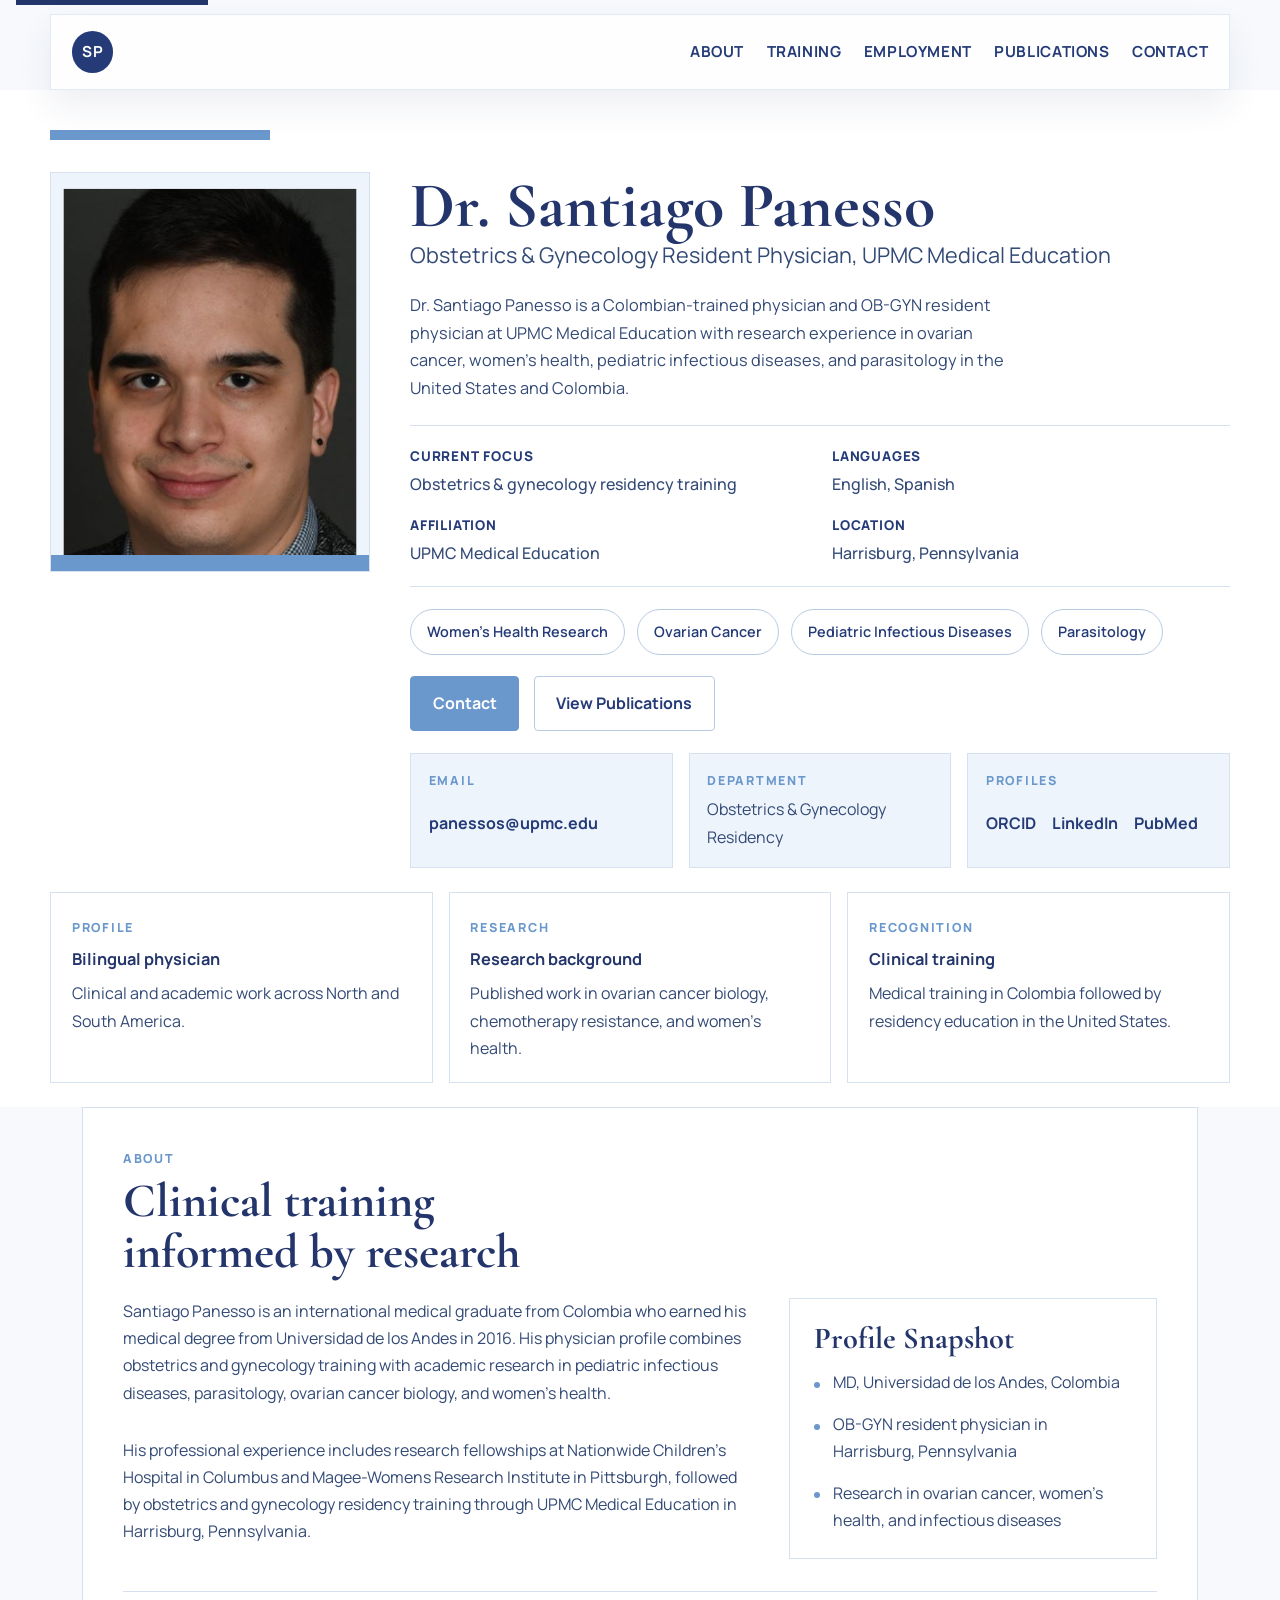
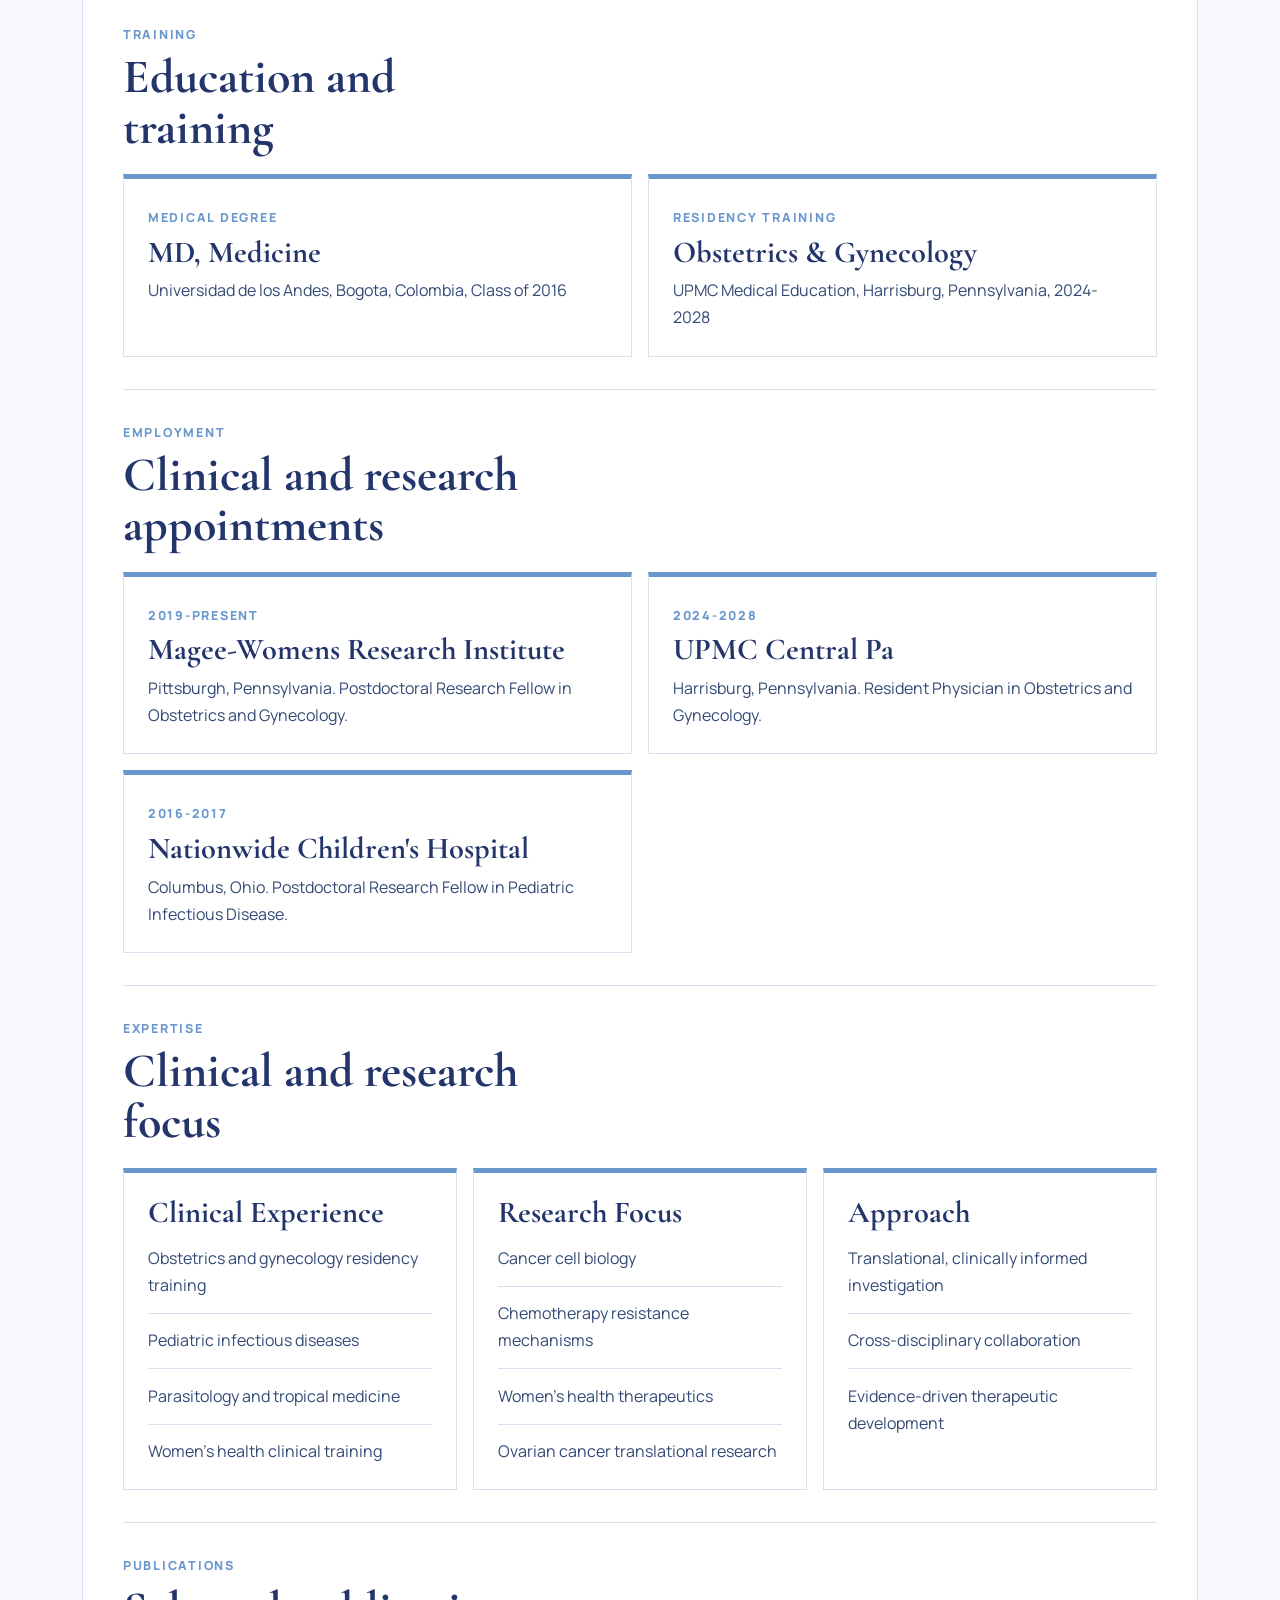
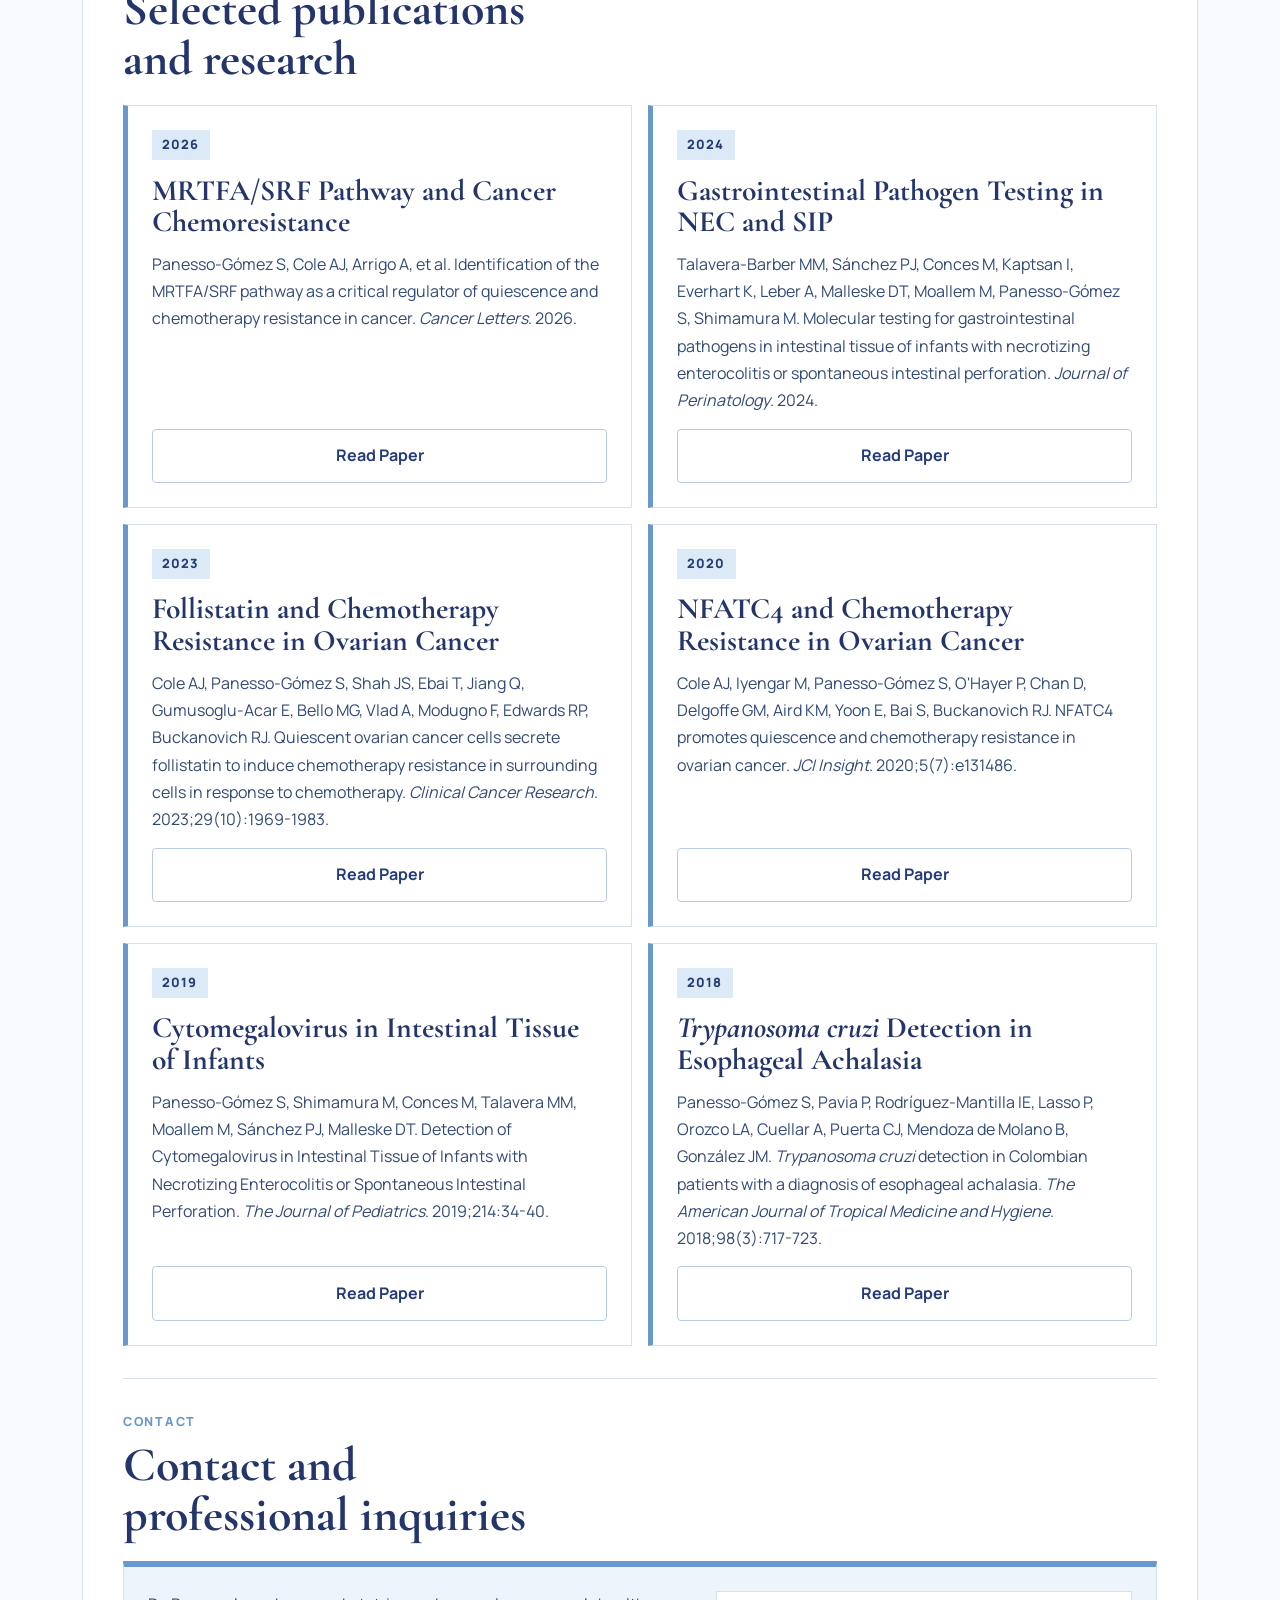
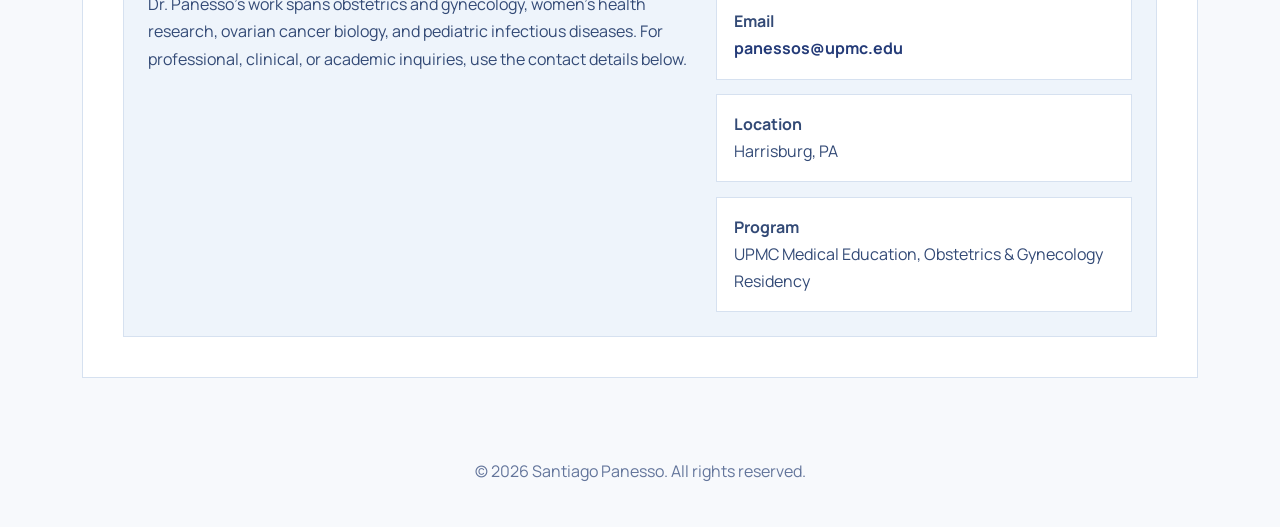
<file: index.html>
<!DOCTYPE html>
<html lang="en">
<head>
    <meta charset="UTF-8">
    <meta name="viewport" content="width=device-width, initial-scale=1.0">
    <title>Dr. Santiago Panesso, MD | OB-GYN Resident Physician and Researcher</title>
    <meta name="description" content="Official profile of Dr. Santiago Panesso, MD, an obstetrics and gynecology resident physician at UPMC Medical Education with research in ovarian cancer, women's health, pediatric infectious diseases, and parasitology.">
    <meta name="author" content="Santiago Panesso">
    <meta name="robots" content="index, follow, max-image-preview:large">
    <meta name="theme-color" content="#243b78">
    <link rel="canonical" href="https://santiago.panesso.com/">
    <meta property="og:type" content="profile">
    <meta property="og:title" content="Dr. Santiago Panesso, MD | OB-GYN Resident Physician and Researcher">
    <meta property="og:description" content="Official profile of Dr. Santiago Panesso, MD, featuring clinical training, research appointments, publications, and professional contact information.">
    <meta property="og:url" content="https://santiago.panesso.com/">
    <meta property="og:site_name" content="Santiago Panesso">
    <meta property="og:image" content="https://santiago.panesso.com/images/profile.jpg">
    <meta property="og:image:alt" content="Portrait of Dr. Santiago Panesso">
    <meta property="og:image:width" content="640">
    <meta property="og:image:height" content="800">
    <meta property="og:locale" content="en_US">
    <meta name="twitter:card" content="summary_large_image">
    <meta name="twitter:title" content="Dr. Santiago Panesso, MD | OB-GYN Resident Physician and Researcher">
    <meta name="twitter:description" content="Clinical profile and publications for Dr. Santiago Panesso, MD.">
    <meta name="twitter:image" content="https://santiago.panesso.com/images/profile.jpg">
    <link rel="icon" href="/favicon.svg" type="image/svg+xml">
    <link rel="shortcut icon" href="/favicon.svg" type="image/svg+xml">
    <link rel="preconnect" href="https://fonts.googleapis.com">
    <link rel="preconnect" href="https://fonts.gstatic.com" crossorigin>
    <link href="https://fonts.googleapis.com/css2?family=Manrope:wght@400;500;600;700;800&family=Cormorant+Garamond:wght@500;600;700&display=swap" rel="stylesheet">
    <link rel="stylesheet" href="css/style.css">
    <script type="application/ld+json">
        {
            "@context": "https://schema.org",
            "@type": "ProfilePage",
            "url": "https://santiago.panesso.com/",
            "name": "Dr. Santiago Panesso, MD",
            "description": "Professional profile of Dr. Santiago Panesso, an obstetrics and gynecology resident physician and researcher.",
            "mainEntity": {
                "@type": "Person",
                "name": "Dr. Santiago Panesso",
                "alternateName": "Santiago Panesso-Gomez",
                "honorificPrefix": "Dr.",
                "email": "mailto:panessos@upmc.edu",
                "jobTitle": "Obstetrics and Gynecology Resident Physician",
                "description": "Colombian-trained physician with research in ovarian cancer biology, women's health, pediatric infectious diseases, and parasitology.",
                "url": "https://santiago.panesso.com/",
                "image": "https://santiago.panesso.com/images/profile.jpg",
                "sameAs": [
                    "https://orcid.org/0000-0003-2563-6403",
                    "https://www.linkedin.com/in/santiago-panesso-060306124/",
                    "https://pubmed.ncbi.nlm.nih.gov/?term=Panesso-G%C3%B3mez+S&cauthor_id=39605642"
                ],
                "knowsLanguage": [
                    "English",
                    "Spanish"
                ],
                "address": {
                    "@type": "PostalAddress",
                    "addressLocality": "Harrisburg",
                    "addressRegion": "PA",
                    "addressCountry": "US"
                },
                "alumniOf": {
                    "@type": "CollegeOrUniversity",
                    "name": "Universidad de los Andes"
                },
                "worksFor": [
                    {
                        "@type": "Organization",
                        "name": "UPMC Medical Education"
                    },
                    {
                        "@type": "Organization",
                        "name": "Magee-Womens Research Institute"
                    }
                ],
                "hasOccupation": [
                    {
                        "@type": "Occupation",
                        "name": "Resident Physician in Obstetrics and Gynecology"
                    },
                    {
                        "@type": "Occupation",
                        "name": "Postdoctoral Research Fellow in Obstetrics and Gynecology"
                    },
                    {
                        "@type": "Occupation",
                        "name": "Postdoctoral Research Fellow in Pediatric Infectious Disease"
                    }
                ]
            }
        }
    </script>
    <script>
        document.documentElement.classList.add("js");
    </script>
</head>
<body>
    <a href="#main-content" class="skip-link">Skip to main content</a>
    <div class="site-nav-wrap">
        <nav class="site-nav" aria-label="Primary">
            <a href="#" class="site-nav-brand" aria-label="Santiago Panesso home">SP</a>
            <button class="site-nav-toggle" type="button" aria-expanded="false" aria-controls="site-nav-links" aria-label="Open navigation">
                <span></span>
                <span></span>
                <span></span>
            </button>
            <div class="site-nav-links" id="site-nav-links">
                <a href="#about">About</a>
                <a href="#education">Training</a>
                <a href="#employment">Employment</a>
                <a href="#publications">Publications</a>
                <a href="#contact">Contact</a>
            </div>
        </nav>
        <button class="site-nav-backdrop" type="button" aria-label="Close navigation"></button>
    </div>
    <header class="hero">
        <div class="header-bg"></div>
        <div class="hero-wave" aria-hidden="true">
            <svg width="100%" height="100%" viewBox="0 0 1440 110" preserveAspectRatio="none">
                <path fill="white" d="M0,40 C360,90 1080,-20 1440,40 L1440,110 L0,110 Z" />
            </svg>
        </div>
        <div class="hero-inner">
            <div class="hero-card">
                <div class="hero-grid">
                    <div class="hero-left">
                        <div class="avatar">
                            <img src="images/profile.jpg" alt="Dr. Santiago Panesso" class="profile-pic" width="640" height="800" fetchpriority="high">
                        </div>
                    </div>
                    <div class="hero-right">
                        <div class="hero-heading">
                            <div>
                                <h1>Dr. Santiago Panesso</h1>
                                <p class="role">Obstetrics &amp; Gynecology Resident Physician, UPMC Medical Education</p>
                            </div>
                            <div class="hero-badge">MD</div>
                        </div>

                        <p class="hero-summary">
                            Dr. Santiago Panesso is a Colombian-trained physician and OB-GYN resident physician at UPMC Medical Education with research experience in ovarian cancer, women's health, pediatric infectious diseases, and parasitology in the United States and Colombia.
                        </p>

                        <div class="info-grid">
                            <div class="info-row">
                                <span class="info-label">Current Focus</span>
                                <span class="info-value">Obstetrics &amp; gynecology residency training</span>
                            </div>
                            <div class="info-row">
                                <span class="info-label">Languages</span>
                                <span class="info-value">English, Spanish</span>
                            </div>
                            <div class="info-row">
                                <span class="info-label">Affiliation</span>
                                <span class="info-value">UPMC Medical Education</span>
                            </div>
                            <div class="info-row">
                                <span class="info-label">Location</span>
                                <span class="info-value">Harrisburg, Pennsylvania</span>
                            </div>
                        </div>

                        <div class="specialties">
                            <span class="pill">Women's Health Research</span>
                            <span class="pill">Ovarian Cancer</span>
                            <span class="pill">Pediatric Infectious Diseases</span>
                            <span class="pill">Parasitology</span>
                        </div>

                        <div class="hero-actions">
                            <a href="mailto:panessos@upmc.edu" class="btn btn-primary">Contact</a>
                            <a href="#publications" class="btn btn-secondary">View Publications</a>
                        </div>

                        <div class="contact-bar">
                            <div class="contact-item">
                                <span class="contact-kicker">Email</span>
                                <a href="mailto:panessos@upmc.edu">panessos@upmc.edu</a>
                            </div>
                            <div class="contact-item">
                                <span class="contact-kicker">Department</span>
                                <span>Obstetrics &amp; Gynecology Residency</span>
                            </div>
                            <div class="contact-item">
                                <span class="contact-kicker">Profiles</span>
                                <div class="profile-links">
                                    <a href="https://orcid.org/0000-0003-2563-6403" target="_blank" rel="noopener noreferrer">ORCID</a>
                                    <a href="https://www.linkedin.com/in/santiago-panesso-060306124/" target="_blank" rel="noopener noreferrer">LinkedIn</a>
                                    <a href="https://pubmed.ncbi.nlm.nih.gov/?term=Panesso-G%C3%B3mez+S&cauthor_id=39605642" target="_blank" rel="noopener noreferrer">PubMed</a>
                                </div>
                            </div>
                        </div>
                    </div>
                </div>
            </div>

            <div class="hero-stats">
                <article class="stat-card">
                    <span class="stat-label">Profile</span>
                    <strong>Bilingual physician</strong>
                    <p>Clinical and academic work across North and South America.</p>
                </article>
                <article class="stat-card">
                    <span class="stat-label">Research</span>
                    <strong>Research background</strong>
                    <p>Published work in ovarian cancer biology, chemotherapy resistance, and women's health.</p>
                </article>
                <article class="stat-card">
                    <span class="stat-label">Recognition</span>
                    <strong>Clinical training</strong>
                    <p>Medical training in Colombia followed by residency education in the United States.</p>
                </article>
            </div>
        </div>
    </header>

    <main id="main-content">
        <div class="content-card">
            <section id="about" class="section-intro">
                <div class="section-heading">
                    <p class="section-kicker">About</p>
                    <h2>Clinical training informed by research</h2>
                </div>
                <div class="split-layout">
                    <div class="prose-block">
                        <p>Santiago Panesso is an international medical graduate from Colombia who earned his medical degree from Universidad de los Andes in 2016. His physician profile combines obstetrics and gynecology training with academic research in pediatric infectious diseases, parasitology, ovarian cancer biology, and women's health.</p>
                        <p>His professional experience includes research fellowships at Nationwide Children's Hospital in Columbus and Magee-Womens Research Institute in Pittsburgh, followed by obstetrics and gynecology residency training through UPMC Medical Education in Harrisburg, Pennsylvania.</p>
                    </div>
                    <aside class="highlight-panel">
                        <h3>Profile Snapshot</h3>
                        <ul class="highlight-list">
                            <li>MD, Universidad de los Andes, Colombia</li>
                            <li>OB-GYN resident physician in Harrisburg, Pennsylvania</li>
                            <li>Research in ovarian cancer, women's health, and infectious diseases</li>
                        </ul>
                    </aside>
                </div>
            </section>

            <section id="education">
                <div class="section-heading">
                    <p class="section-kicker">Training</p>
                    <h2>Education and training</h2>
                </div>
                <div class="timeline">
                    <article class="timeline-item">
                        <span class="timeline-meta">Medical Degree</span>
                        <h3>MD, Medicine</h3>
                        <p>Universidad de los Andes, Bogota, Colombia, Class of 2016</p>
                    </article>
                    <article class="timeline-item">
                        <span class="timeline-meta">Residency Training</span>
                        <h3>Obstetrics &amp; Gynecology</h3>
                        <p>UPMC Medical Education, Harrisburg, Pennsylvania, 2024-2028</p>
                    </article>
                </div>
            </section>

            <section id="employment">
                <div class="section-heading">
                    <p class="section-kicker">Employment</p>
                    <h2>Clinical and research appointments</h2>
                </div>
                <div class="timeline">
                    <article class="timeline-item">
                        <span class="timeline-meta">2019-Present</span>
                        <h3>Magee-Womens Research Institute</h3>
                        <p>Pittsburgh, Pennsylvania. Postdoctoral Research Fellow in Obstetrics and Gynecology.</p>
                    </article>
                    <article class="timeline-item">
                        <span class="timeline-meta">2024-2028</span>
                        <h3>UPMC Central Pa</h3>
                        <p>Harrisburg, Pennsylvania. Resident Physician in Obstetrics and Gynecology.</p>
                    </article>
                    <article class="timeline-item">
                        <span class="timeline-meta">2016-2017</span>
                        <h3>Nationwide Children's Hospital</h3>
                        <p>Columbus, Ohio. Postdoctoral Research Fellow in Pediatric Infectious Disease.</p>
                    </article>
                </div>
            </section>

            <section id="expertise">
                <div class="section-heading">
                    <p class="section-kicker">Expertise</p>
                    <h2>Clinical and research focus</h2>
                </div>
                <div class="skills-grid">
                    <article class="skill-category">
                        <h3>Clinical Experience</h3>
                        <ul>
                            <li>Obstetrics and gynecology residency training</li>
                            <li>Pediatric infectious diseases</li>
                            <li>Parasitology and tropical medicine</li>
                            <li>Women's health clinical training</li>
                        </ul>
                    </article>
                    <article class="skill-category">
                        <h3>Research Focus</h3>
                        <ul>
                            <li>Cancer cell biology</li>
                            <li>Chemotherapy resistance mechanisms</li>
                            <li>Women's health therapeutics</li>
                            <li>Ovarian cancer translational research</li>
                        </ul>
                    </article>
                    <article class="skill-category">
                        <h3>Approach</h3>
                        <ul>
                            <li>Translational, clinically informed investigation</li>
                            <li>Cross-disciplinary collaboration</li>
                            <li>Evidence-driven therapeutic development</li>
                        </ul>
                    </article>
                </div>
            </section>

            <section id="publications">
                <div class="section-heading">
                    <p class="section-kicker">Publications</p>
                    <h2>Selected publications and research</h2>
                </div>
                <div class="projects-grid">
                    <article class="project-card">
                        <span class="publication-year">2026</span>
                        <h3>MRTFA/SRF Pathway and Cancer Chemoresistance</h3>
                        <p>Panesso-Gómez S, Cole AJ, Arrigo A, et al. Identification of the MRTFA/SRF pathway as a critical regulator of quiescence and chemotherapy resistance in cancer. <em>Cancer Letters</em>. 2026.</p>
                        <a href="https://doi.org/10.1016/j.canlet.2026.218435" class="btn btn-secondary">Read Paper</a>
                    </article>
                    <article class="project-card">
                        <span class="publication-year">2024</span>
                        <h3>Gastrointestinal Pathogen Testing in NEC and SIP</h3>
                        <p>Talavera-Barber MM, Sánchez PJ, Conces M, Kaptsan I, Everhart K, Leber A, Malleske DT, Moallem M, Panesso-Gómez S, Shimamura M. Molecular testing for gastrointestinal pathogens in intestinal tissue of infants with necrotizing enterocolitis or spontaneous intestinal perforation. <em>Journal of Perinatology</em>. 2024.</p>
                        <a href="https://www.nature.com/articles/s41372-024-01999-z" class="btn btn-secondary">Read Paper</a>
                    </article>
                    <article class="project-card">
                        <span class="publication-year">2023</span>
                        <h3>Follistatin and Chemotherapy Resistance in Ovarian Cancer</h3>
                        <p>Cole AJ, Panesso-Gómez S, Shah JS, Ebai T, Jiang Q, Gumusoglu-Acar E, Bello MG, Vlad A, Modugno F, Edwards RP, Buckanovich RJ. Quiescent ovarian cancer cells secrete follistatin to induce chemotherapy resistance in surrounding cells in response to chemotherapy. <em>Clinical Cancer Research</em>. 2023;29(10):1969-1983.</p>
                        <a href="https://aacrjournals.org/clincancerres/article-abstract/29/10/1969/726244/Quiescent-Ovarian-Cancer-Cells-Secrete-Follistatin?redirectedFrom=fulltext" class="btn btn-secondary">Read Paper</a>
                    </article>
                    <article class="project-card">
                        <span class="publication-year">2020</span>
                        <h3>NFATC4 and Chemotherapy Resistance in Ovarian Cancer</h3>
                        <p>Cole AJ, Iyengar M, Panesso-Gómez S, O'Hayer P, Chan D, Delgoffe GM, Aird KM, Yoon E, Bai S, Buckanovich RJ. NFATC4 promotes quiescence and chemotherapy resistance in ovarian cancer. <em>JCI Insight</em>. 2020;5(7):e131486.</p>
                        <a href="https://insight.jci.org/articles/view/131486" class="btn btn-secondary">Read Paper</a>
                    </article>
                    <article class="project-card">
                        <span class="publication-year">2019</span>
                        <h3>Cytomegalovirus in Intestinal Tissue of Infants</h3>
                        <p>Panesso-Gómez S, Shimamura M, Conces M, Talavera MM, Moallem M, Sánchez PJ, Malleske DT. Detection of Cytomegalovirus in Intestinal Tissue of Infants with Necrotizing Enterocolitis or Spontaneous Intestinal Perforation. <em>The Journal of Pediatrics</em>. 2019;214:34-40.</p>
                        <a href="https://doi.org/10.1016/j.jpeds.2019.07.038" class="btn btn-secondary">Read Paper</a>
                    </article>
                    <article class="project-card">
                        <span class="publication-year">2018</span>
                        <h3><em>Trypanosoma cruzi</em> Detection in Esophageal Achalasia</h3>
                        <p>Panesso-Gómez S, Pavia P, Rodríguez-Mantilla IE, Lasso P, Orozco LA, Cuellar A, Puerta CJ, Mendoza de Molano B, González JM. <em>Trypanosoma cruzi</em> detection in Colombian patients with a diagnosis of esophageal achalasia. <em>The American Journal of Tropical Medicine and Hygiene</em>. 2018;98(3):717-723.</p>
                        <a href="https://doi.org/10.4269/ajtmh.17-0417" class="btn btn-secondary">Read Paper</a>
                    </article>
                </div>
            </section>

            <section id="contact" class="contact-section">
                <div class="section-heading">
                    <p class="section-kicker">Contact</p>
                    <h2>Contact and professional inquiries</h2>
                </div>
                <div class="contact-panel">
                    <p>Dr. Panesso's work spans obstetrics and gynecology, women's health research, ovarian cancer biology, and pediatric infectious diseases. For professional, clinical, or academic inquiries, use the contact details below.</p>
                    <div class="contact-info">
                        <p><strong>Email</strong><br><a href="mailto:panessos@upmc.edu">panessos@upmc.edu</a></p>
                        <p><strong>Location</strong><br>Harrisburg, PA</p>
                        <p><strong>Program</strong><br>UPMC Medical Education, Obstetrics &amp; Gynecology Residency</p>
                    </div>
                </div>
            </section>
        </div>
    </main>

    <footer>
        <div class="container">
            <p>&copy; 2026 Santiago Panesso. All rights reserved.</p>
        </div>
    </footer>
    <script>
        const navToggle = document.querySelector(".site-nav-toggle");
        const navLinks = document.querySelector(".site-nav-links");
        const navWrap = document.querySelector(".site-nav-wrap");
        const navBackdrop = document.querySelector(".site-nav-backdrop");

        const updateHeaderState = () => {
            document.body.classList.toggle("is-scrolled", window.scrollY > 24);
        };

        const closeMobileNav = () => {
            document.body.classList.remove("nav-open");
            navToggle?.setAttribute("aria-expanded", "false");
        };

        const openMobileNav = () => {
            document.body.classList.add("nav-open");
            navToggle?.setAttribute("aria-expanded", "true");
        };

        navToggle?.addEventListener("click", () => {
            const isOpen = document.body.classList.contains("nav-open");
            if (isOpen) {
                closeMobileNav();
            } else {
                openMobileNav();
            }
        });

        navLinks?.querySelectorAll("a").forEach((link) => {
            link.addEventListener("click", closeMobileNav);
        });

        navBackdrop?.addEventListener("click", closeMobileNav);

        document.addEventListener("keydown", (event) => {
            if (event.key === "Escape") {
                closeMobileNav();
            }
        });

        document.addEventListener("click", (event) => {
            if (!document.body.classList.contains("nav-open")) return;
            if (window.innerWidth > 720) return;
            if (navWrap?.contains(event.target)) return;
            closeMobileNav();
        });

        window.addEventListener("resize", () => {
            if (window.innerWidth > 720) {
                closeMobileNav();
            }
        });

        updateHeaderState();
        window.addEventListener("scroll", updateHeaderState, { passive: true });
    </script>
</body>
</html>
</file>
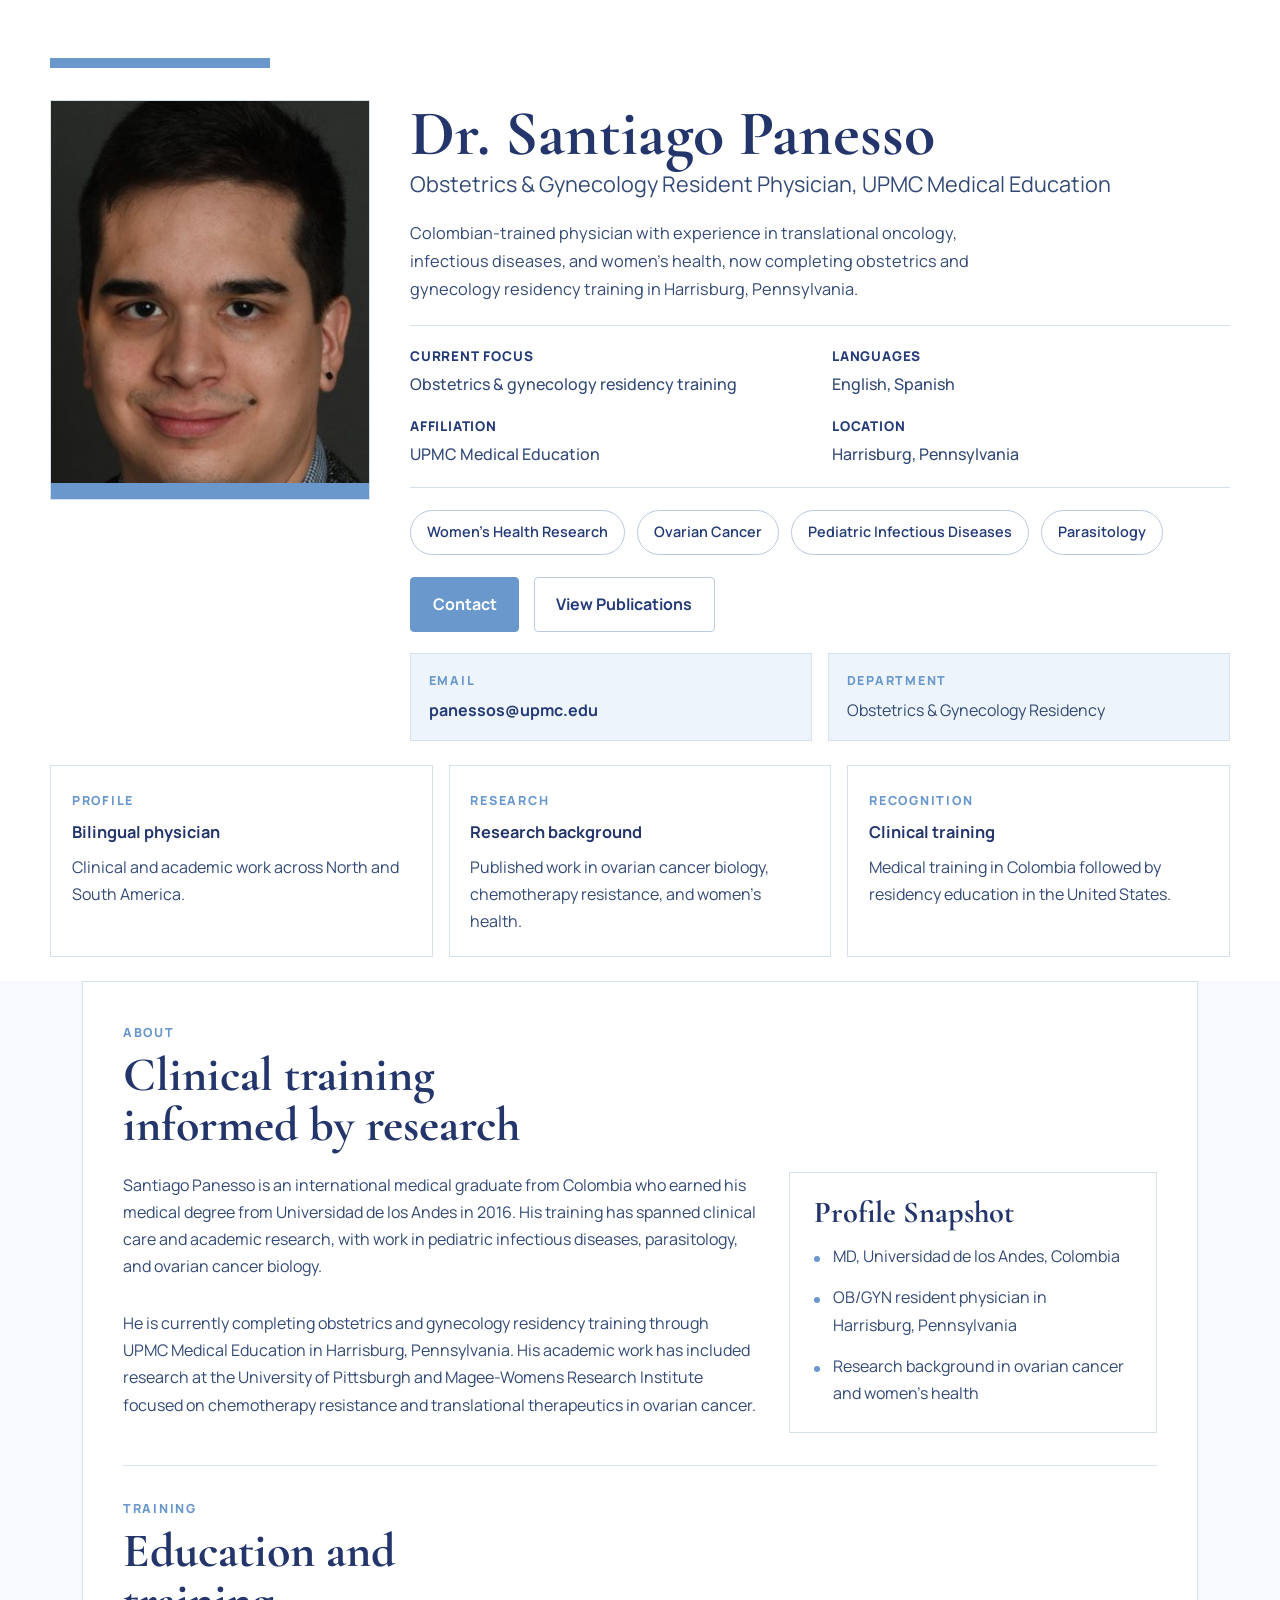
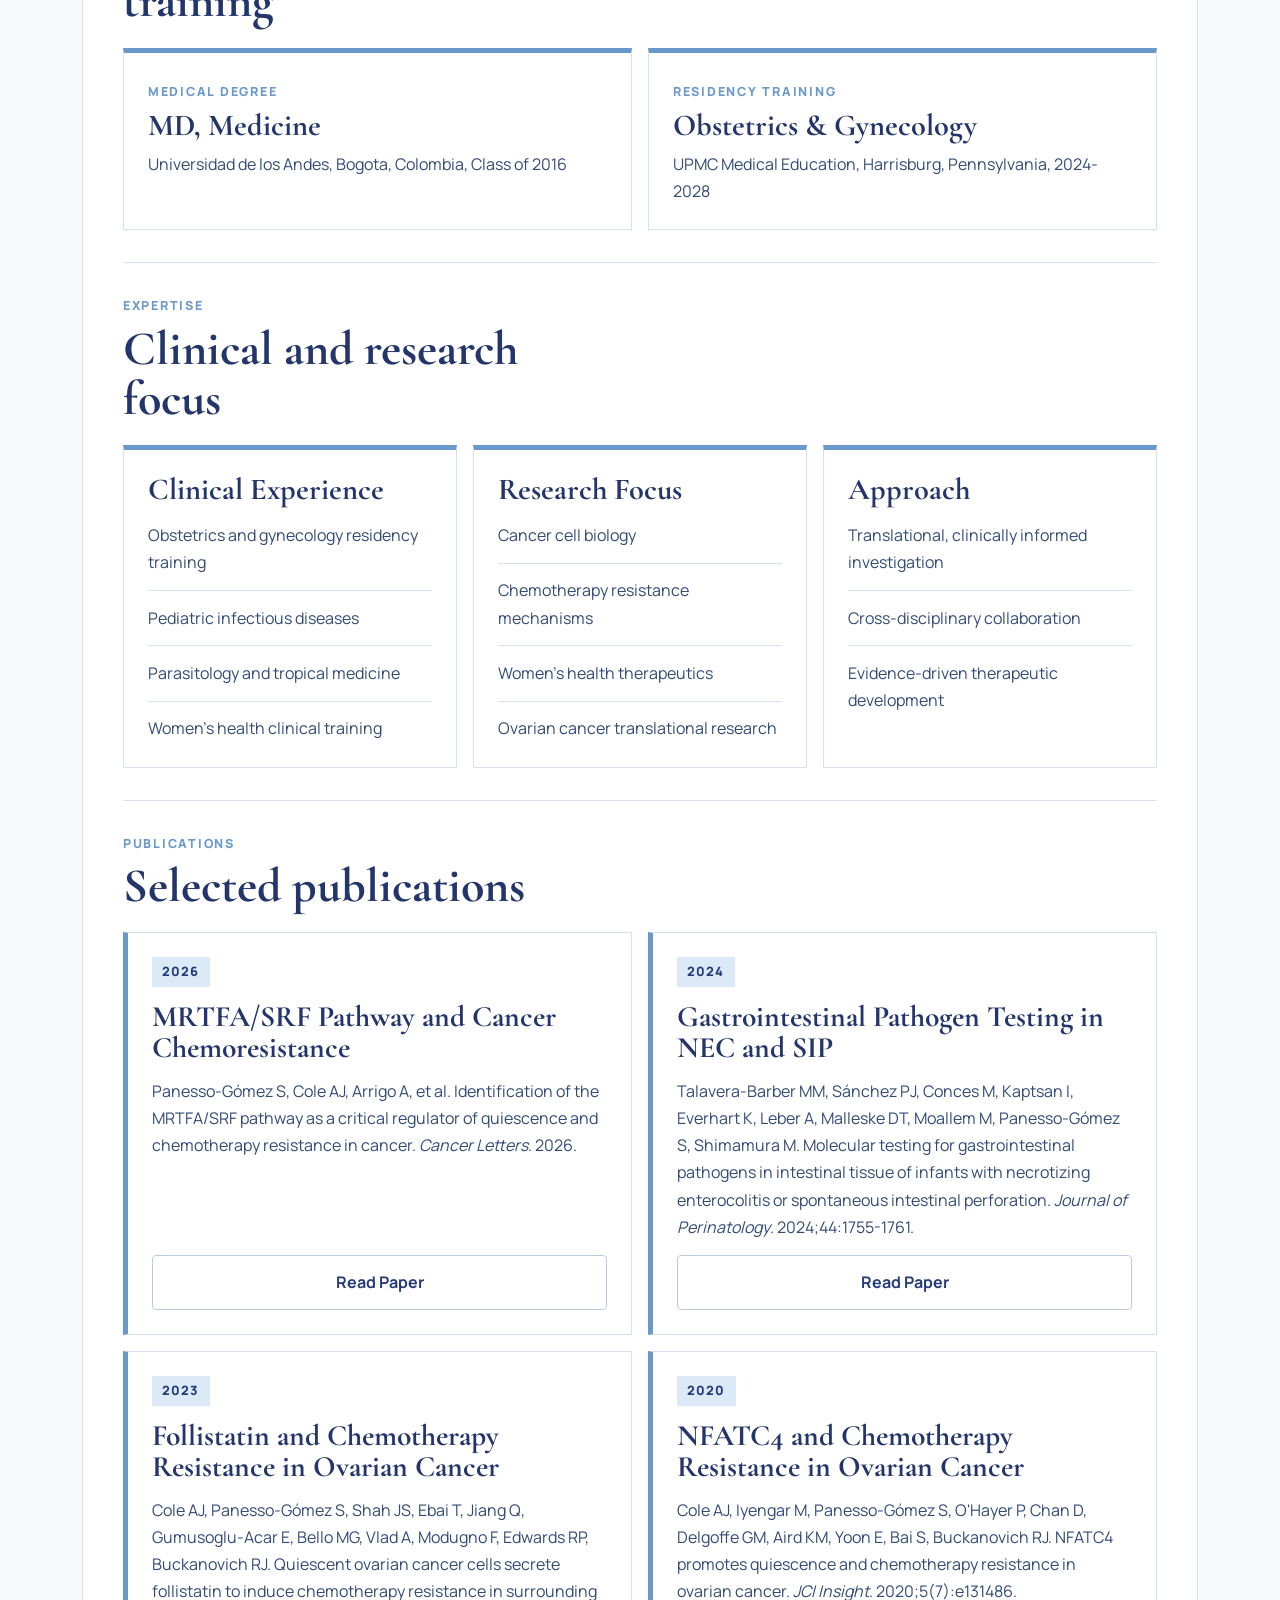
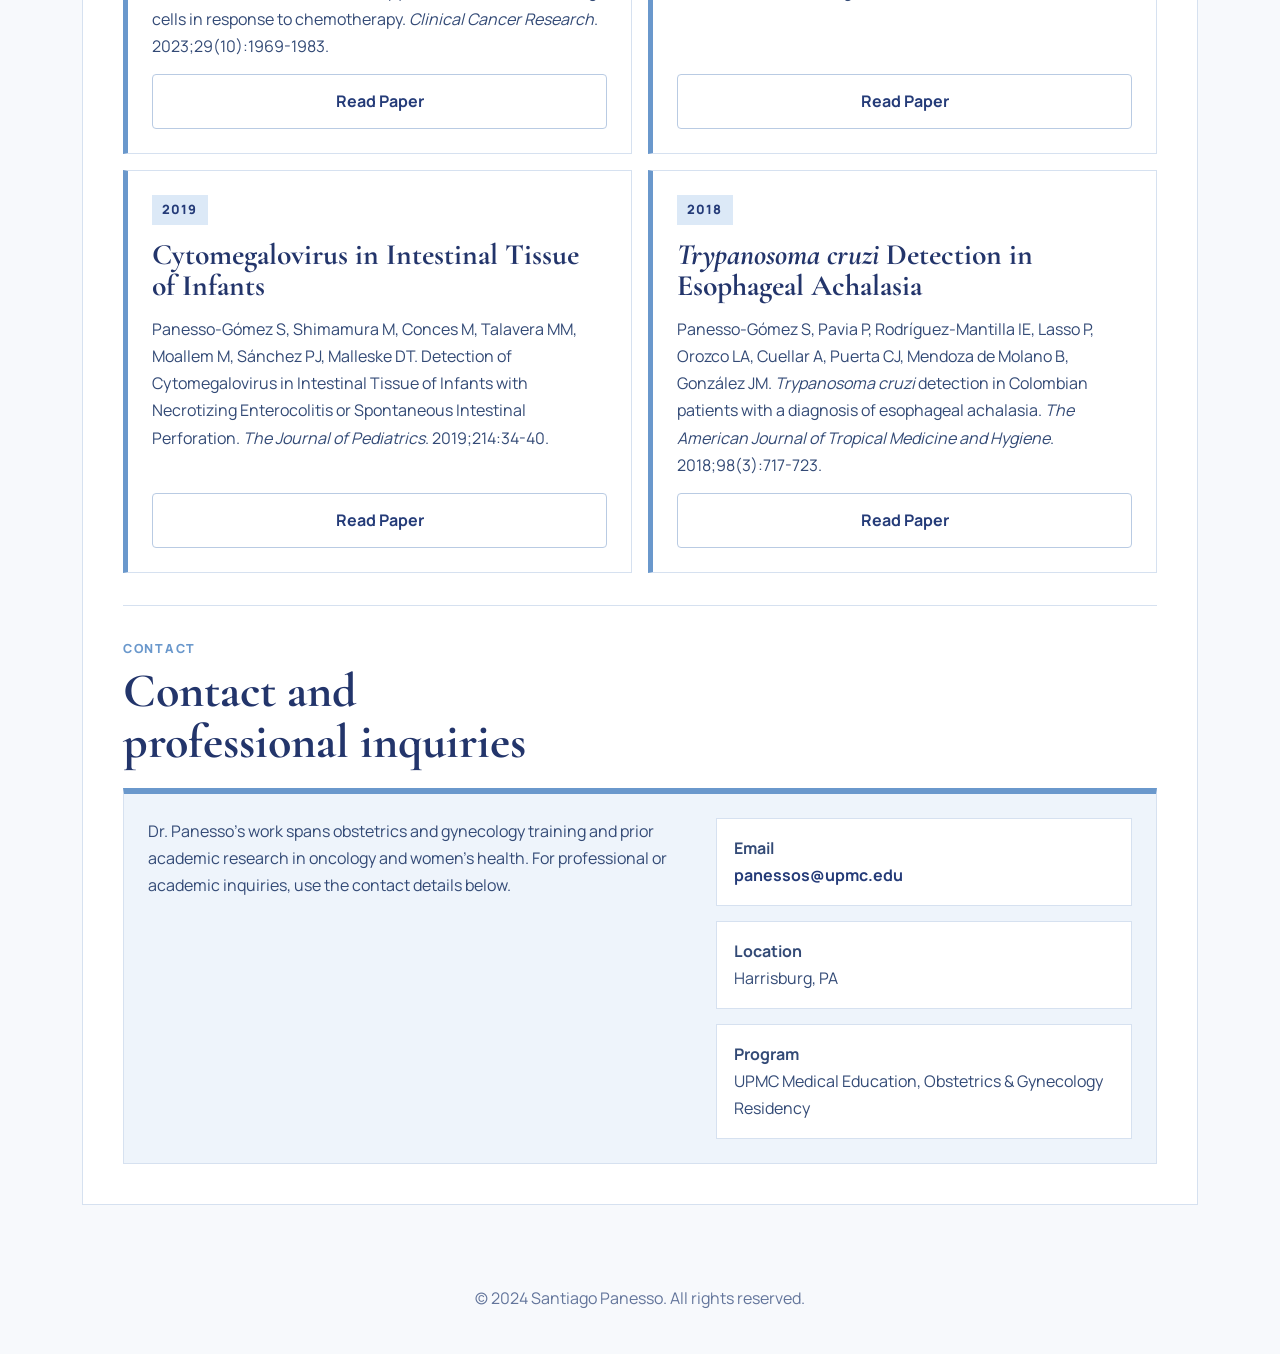
<file: index-blue.html>
<!DOCTYPE html>
<html lang="en">
<head>
    <meta charset="UTF-8">
    <meta name="viewport" content="width=device-width, initial-scale=1.0">
    <title>Santiago Panesso - Medical Doctor Profile</title>
    <link rel="preconnect" href="https://fonts.googleapis.com">
    <link rel="preconnect" href="https://fonts.gstatic.com" crossorigin>
    <link href="https://fonts.googleapis.com/css2?family=Manrope:wght@400;500;600;700;800&family=Cormorant+Garamond:wght@500;600;700&display=swap" rel="stylesheet">
    <link rel="stylesheet" href="css/style-blue.css">
</head>
<body>
    <header class="hero">
        <div class="header-bg"></div>
        <div class="hero-wave" aria-hidden="true">
            <svg width="100%" height="100%" viewBox="0 0 1440 110" preserveAspectRatio="none">
                <path fill="white" d="M0,40 C360,90 1080,-20 1440,40 L1440,110 L0,110 Z" />
            </svg>
        </div>
        <div class="hero-inner">
            <div class="hero-card">
                <div class="hero-grid">
                    <div class="hero-left">
                        <div class="avatar">
                            <img src="images/profile.jpg" alt="Dr. Santiago Panesso" class="profile-pic">
                        </div>
                    </div>
                    <div class="hero-right">
                        <div class="hero-heading">
                            <div>
                                <h1>Dr. Santiago Panesso</h1>
                                <p class="role">Obstetrics &amp; Gynecology Resident Physician, UPMC Medical Education</p>
                            </div>
                            <div class="hero-badge">MD</div>
                        </div>

                    <p class="hero-summary">
                        Colombian-trained physician with experience in translational oncology, infectious diseases, and women's health, now completing obstetrics and gynecology residency training in Harrisburg, Pennsylvania.
                    </p>

                        <div class="info-grid">
                            <div class="info-row">
                                <span class="info-label">Current Focus</span>
                                <span class="info-value">Obstetrics &amp; gynecology residency training</span>
                            </div>
                            <div class="info-row">
                                <span class="info-label">Languages</span>
                                <span class="info-value">English, Spanish</span>
                            </div>
                            <div class="info-row">
                                <span class="info-label">Affiliation</span>
                                <span class="info-value">UPMC Medical Education</span>
                            </div>
                            <div class="info-row">
                                <span class="info-label">Location</span>
                                <span class="info-value">Harrisburg, Pennsylvania</span>
                            </div>
                        </div>

                        <div class="specialties">
                            <span class="pill">Women's Health Research</span>
                            <span class="pill">Ovarian Cancer</span>
                            <span class="pill">Pediatric Infectious Diseases</span>
                            <span class="pill">Parasitology</span>
                        </div>

                        <div class="hero-actions">
                            <a href="mailto:panessos@upmc.edu" class="btn btn-primary">Contact</a>
                            <a href="#publications" class="btn btn-secondary">View Publications</a>
                        </div>

                        <div class="contact-bar">
                            <div class="contact-item">
                                <span class="contact-kicker">Email</span>
                                <a href="mailto:panessos@upmc.edu">panessos@upmc.edu</a>
                            </div>
                            <div class="contact-item">
                                <span class="contact-kicker">Department</span>
                                <span>Obstetrics &amp; Gynecology Residency</span>
                            </div>
                        </div>
                    </div>
                </div>
            </div>

            <div class="hero-stats">
                <article class="stat-card">
                    <span class="stat-label">Profile</span>
                    <strong>Bilingual physician</strong>
                    <p>Clinical and academic work across North and South America.</p>
                </article>
                <article class="stat-card">
                    <span class="stat-label">Research</span>
                    <strong>Research background</strong>
                    <p>Published work in ovarian cancer biology, chemotherapy resistance, and women's health.</p>
                </article>
                <article class="stat-card">
                    <span class="stat-label">Recognition</span>
                    <strong>Clinical training</strong>
                    <p>Medical training in Colombia followed by residency education in the United States.</p>
                </article>
            </div>
        </div>
    </header>

    <main>
        <div class="content-card">
            <section id="about" class="section-intro">
                <div class="section-heading">
                    <p class="section-kicker">About</p>
                    <h2>Clinical training informed by research</h2>
                </div>
                <div class="split-layout">
                    <div class="prose-block">
                        <p>Santiago Panesso is an international medical graduate from Colombia who earned his medical degree from Universidad de los Andes in 2016. His training has spanned clinical care and academic research, with work in pediatric infectious diseases, parasitology, and ovarian cancer biology.</p>
                        <p>He is currently completing obstetrics and gynecology residency training through UPMC Medical Education in Harrisburg, Pennsylvania. His academic work has included research at the University of Pittsburgh and Magee-Womens Research Institute focused on chemotherapy resistance and translational therapeutics in ovarian cancer.</p>
                    </div>
                    <aside class="highlight-panel">
                        <h3>Profile Snapshot</h3>
                        <ul class="highlight-list">
                            <li>MD, Universidad de los Andes, Colombia</li>
                            <li>OB/GYN resident physician in Harrisburg, Pennsylvania</li>
                            <li>Research background in ovarian cancer and women's health</li>
                        </ul>
                    </aside>
                </div>
            </section>

            <section id="education">
                <div class="section-heading">
                    <p class="section-kicker">Training</p>
                    <h2>Education and training</h2>
                </div>
                <div class="timeline">
                    <article class="timeline-item">
                        <span class="timeline-meta">Medical Degree</span>
                        <h3>MD, Medicine</h3>
                        <p>Universidad de los Andes, Bogota, Colombia, Class of 2016</p>
                    </article>
                    <article class="timeline-item">
                        <span class="timeline-meta">Residency Training</span>
                        <h3>Obstetrics &amp; Gynecology</h3>
                        <p>UPMC Medical Education, Harrisburg, Pennsylvania, 2024-2028</p>
                    </article>
                </div>
            </section>

            <section id="expertise">
                <div class="section-heading">
                    <p class="section-kicker">Expertise</p>
                    <h2>Clinical and research focus</h2>
                </div>
                <div class="skills-grid">
                    <article class="skill-category">
                        <h3>Clinical Experience</h3>
                        <ul>
                            <li>Obstetrics and gynecology residency training</li>
                            <li>Pediatric infectious diseases</li>
                            <li>Parasitology and tropical medicine</li>
                            <li>Women's health clinical training</li>
                        </ul>
                    </article>
                    <article class="skill-category">
                        <h3>Research Focus</h3>
                        <ul>
                            <li>Cancer cell biology</li>
                            <li>Chemotherapy resistance mechanisms</li>
                            <li>Women's health therapeutics</li>
                            <li>Ovarian cancer translational research</li>
                        </ul>
                    </article>
                    <article class="skill-category">
                        <h3>Approach</h3>
                        <ul>
                            <li>Translational, clinically informed investigation</li>
                            <li>Cross-disciplinary collaboration</li>
                            <li>Evidence-driven therapeutic development</li>
                        </ul>
                    </article>
                </div>
            </section>

            <section id="publications">
                <div class="section-heading">
                    <p class="section-kicker">Publications</p>
                    <h2>Selected publications</h2>
                </div>
                <div class="projects-grid">
                    <article class="project-card">
                        <span class="publication-year">2026</span>
                        <h3>MRTFA/SRF Pathway and Cancer Chemoresistance</h3>
                        <p>Panesso-Gómez S, Cole AJ, Arrigo A, et al. Identification of the MRTFA/SRF pathway as a critical regulator of quiescence and chemotherapy resistance in cancer. <em>Cancer Letters</em>. 2026.</p>
                        <a href="https://doi.org/10.1016/j.canlet.2026.218435" class="btn btn-secondary">Read Paper</a>
                    </article>
                    <article class="project-card">
                        <span class="publication-year">2024</span>
                        <h3>Gastrointestinal Pathogen Testing in NEC and SIP</h3>
                        <p>Talavera-Barber MM, Sánchez PJ, Conces M, Kaptsan I, Everhart K, Leber A, Malleske DT, Moallem M, Panesso-Gómez S, Shimamura M. Molecular testing for gastrointestinal pathogens in intestinal tissue of infants with necrotizing enterocolitis or spontaneous intestinal perforation. <em>Journal of Perinatology</em>. 2024;44:1755-1761.</p>
                        <a href="https://www.nature.com/articles/s41372-024-02043-x" class="btn btn-secondary">Read Paper</a>
                    </article>
                    <article class="project-card">
                        <span class="publication-year">2023</span>
                        <h3>Follistatin and Chemotherapy Resistance in Ovarian Cancer</h3>
                        <p>Cole AJ, Panesso-Gómez S, Shah JS, Ebai T, Jiang Q, Gumusoglu-Acar E, Bello MG, Vlad A, Modugno F, Edwards RP, Buckanovich RJ. Quiescent ovarian cancer cells secrete follistatin to induce chemotherapy resistance in surrounding cells in response to chemotherapy. <em>Clinical Cancer Research</em>. 2023;29(10):1969-1983.</p>
                        <a href="https://aacrjournals.org/clincancerres/article-abstract/29/10/1969/726244/Quiescent-Ovarian-Cancer-Cells-Secrete-Follistatin?redirectedFrom=fulltext" class="btn btn-secondary">Read Paper</a>
                    </article>
                    <article class="project-card">
                        <span class="publication-year">2020</span>
                        <h3>NFATC4 and Chemotherapy Resistance in Ovarian Cancer</h3>
                        <p>Cole AJ, Iyengar M, Panesso-Gómez S, O'Hayer P, Chan D, Delgoffe GM, Aird KM, Yoon E, Bai S, Buckanovich RJ. NFATC4 promotes quiescence and chemotherapy resistance in ovarian cancer. <em>JCI Insight</em>. 2020;5(7):e131486.</p>
                        <a href="https://insight.jci.org/articles/view/131486" class="btn btn-secondary">Read Paper</a>
                    </article>
                    <article class="project-card">
                        <span class="publication-year">2019</span>
                        <h3>Cytomegalovirus in Intestinal Tissue of Infants</h3>
                        <p>Panesso-Gómez S, Shimamura M, Conces M, Talavera MM, Moallem M, Sánchez PJ, Malleske DT. Detection of Cytomegalovirus in Intestinal Tissue of Infants with Necrotizing Enterocolitis or Spontaneous Intestinal Perforation. <em>The Journal of Pediatrics</em>. 2019;214:34-40.</p>
                        <a href="https://doi.org/10.1016/j.jpeds.2019.07.038" class="btn btn-secondary">Read Paper</a>
                    </article>
                    <article class="project-card">
                        <span class="publication-year">2018</span>
                        <h3><em>Trypanosoma cruzi</em> Detection in Esophageal Achalasia</h3>
                        <p>Panesso-Gómez S, Pavia P, Rodríguez-Mantilla IE, Lasso P, Orozco LA, Cuellar A, Puerta CJ, Mendoza de Molano B, González JM. <em>Trypanosoma cruzi</em> detection in Colombian patients with a diagnosis of esophageal achalasia. <em>The American Journal of Tropical Medicine and Hygiene</em>. 2018;98(3):717-723.</p>
                        <a href="https://doi.org/10.4269/ajtmh.17-0417" class="btn btn-secondary">Read Paper</a>
                    </article>
                </div>
            </section>

            <section id="contact" class="contact-section">
                <div class="section-heading">
                    <p class="section-kicker">Contact</p>
                    <h2>Contact and professional inquiries</h2>
                </div>
                <div class="contact-panel">
                    <p>Dr. Panesso's work spans obstetrics and gynecology training and prior academic research in oncology and women's health. For professional or academic inquiries, use the contact details below.</p>
                    <div class="contact-info">
                        <p><strong>Email</strong><br><a href="mailto:panessos@upmc.edu">panessos@upmc.edu</a></p>
                        <p><strong>Location</strong><br>Harrisburg, PA</p>
                        <p><strong>Program</strong><br>UPMC Medical Education, Obstetrics &amp; Gynecology Residency</p>
                    </div>
                </div>
            </section>
        </div>
    </main>

    <footer>
        <div class="container">
            <p>&copy; 2024 Santiago Panesso. All rights reserved.</p>
        </div>
    </footer>
</body>
</html>
</file>
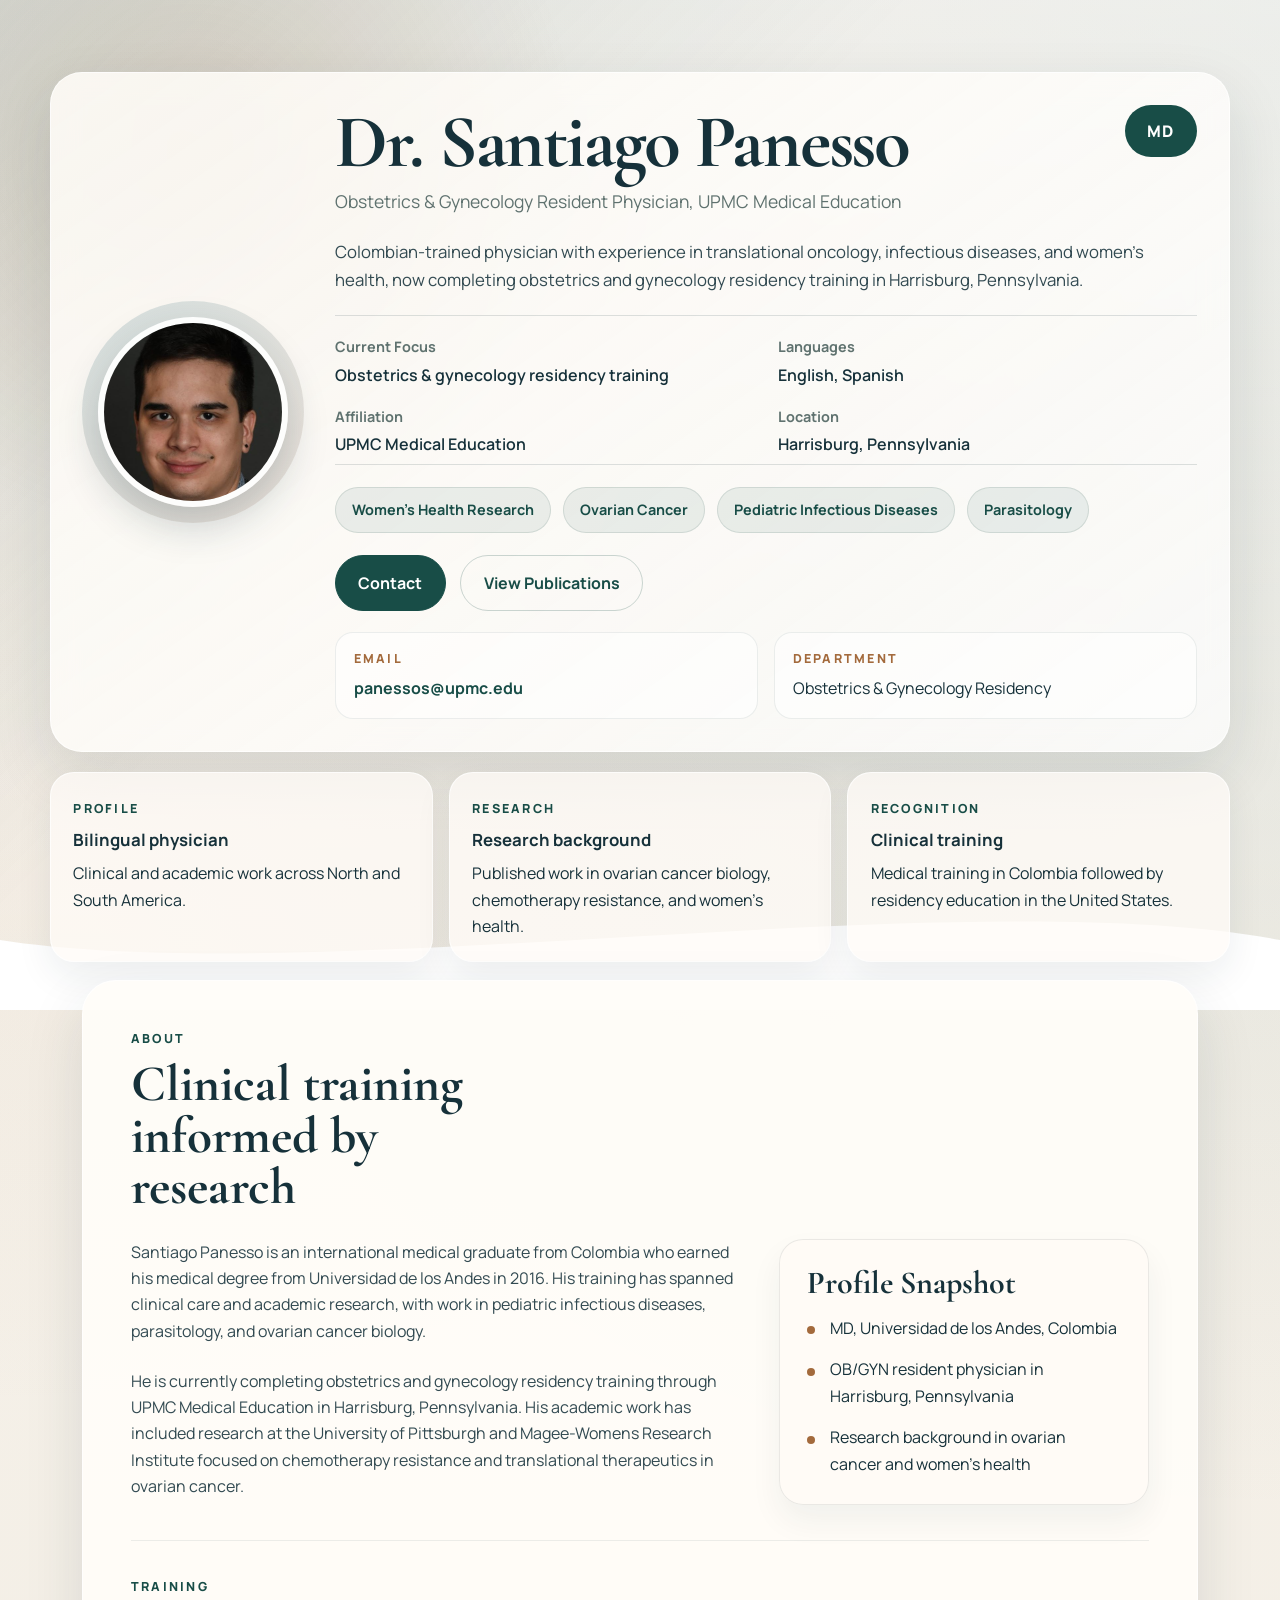
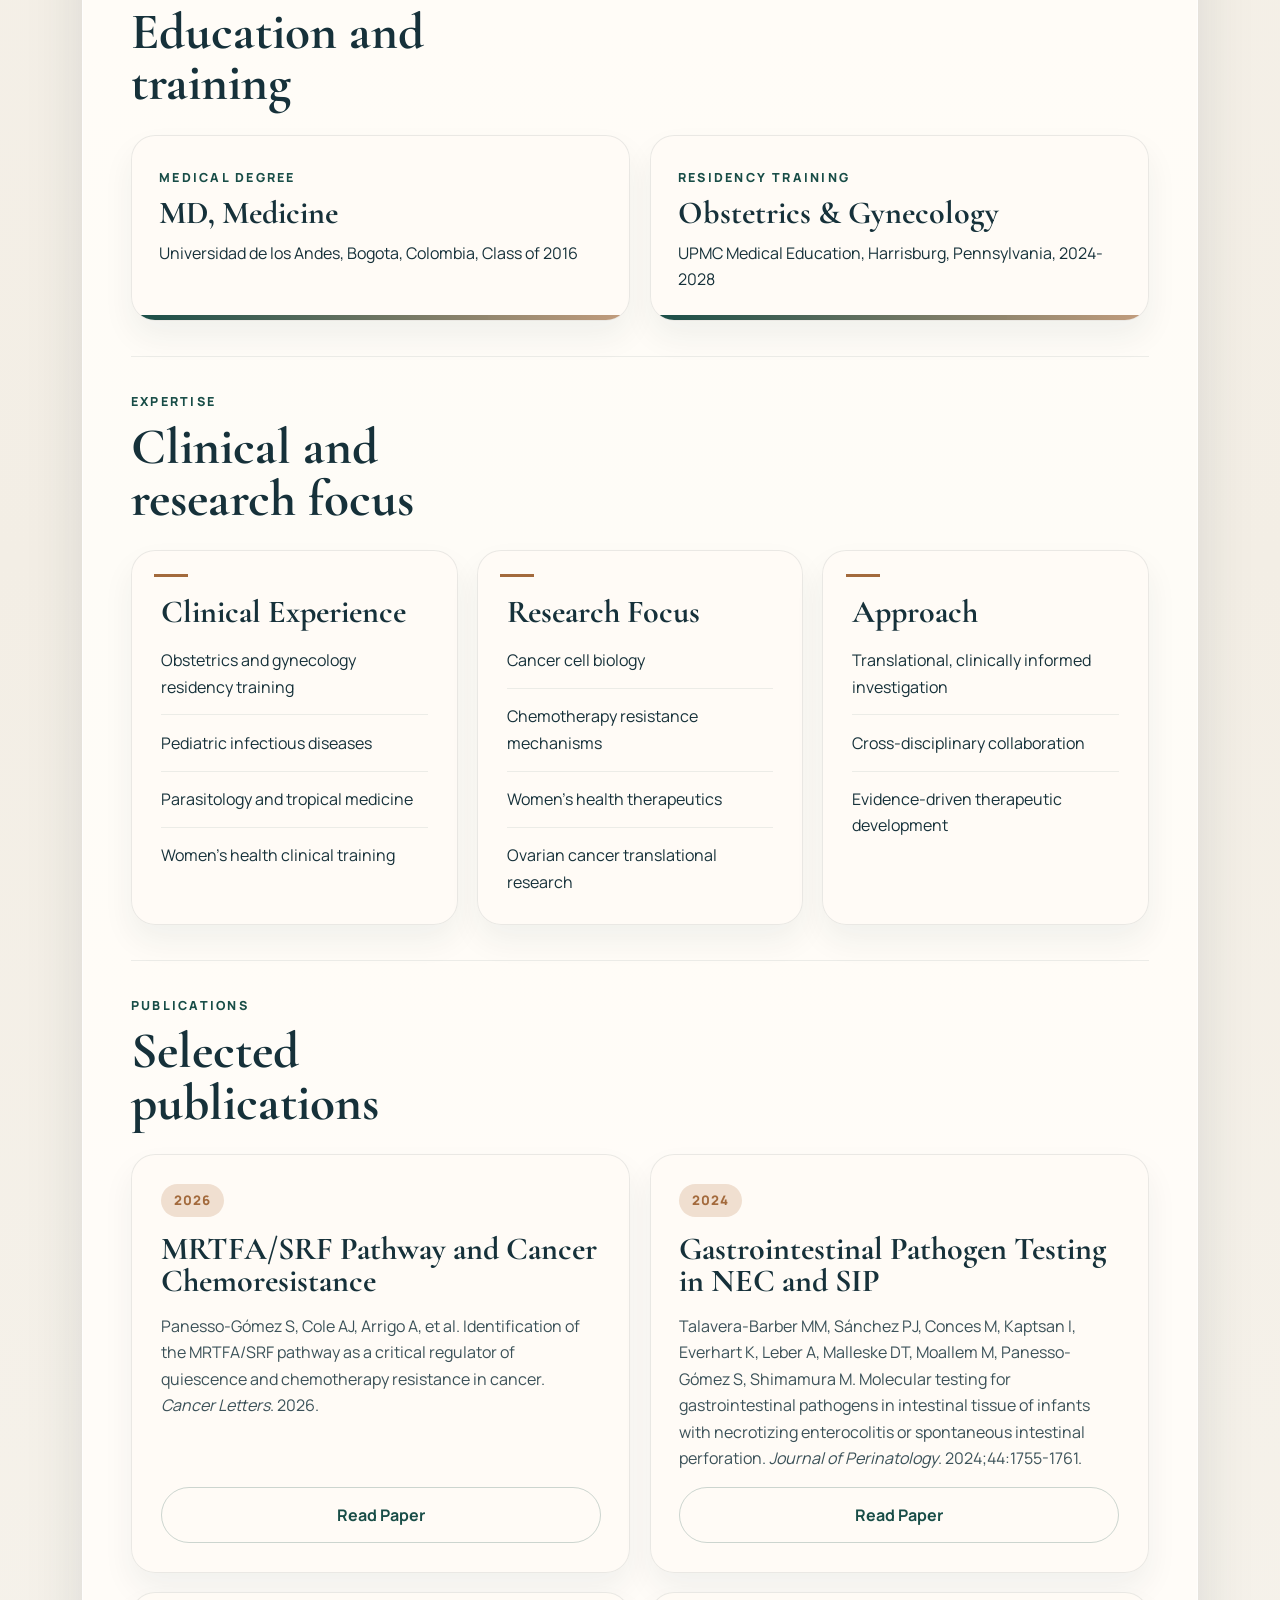
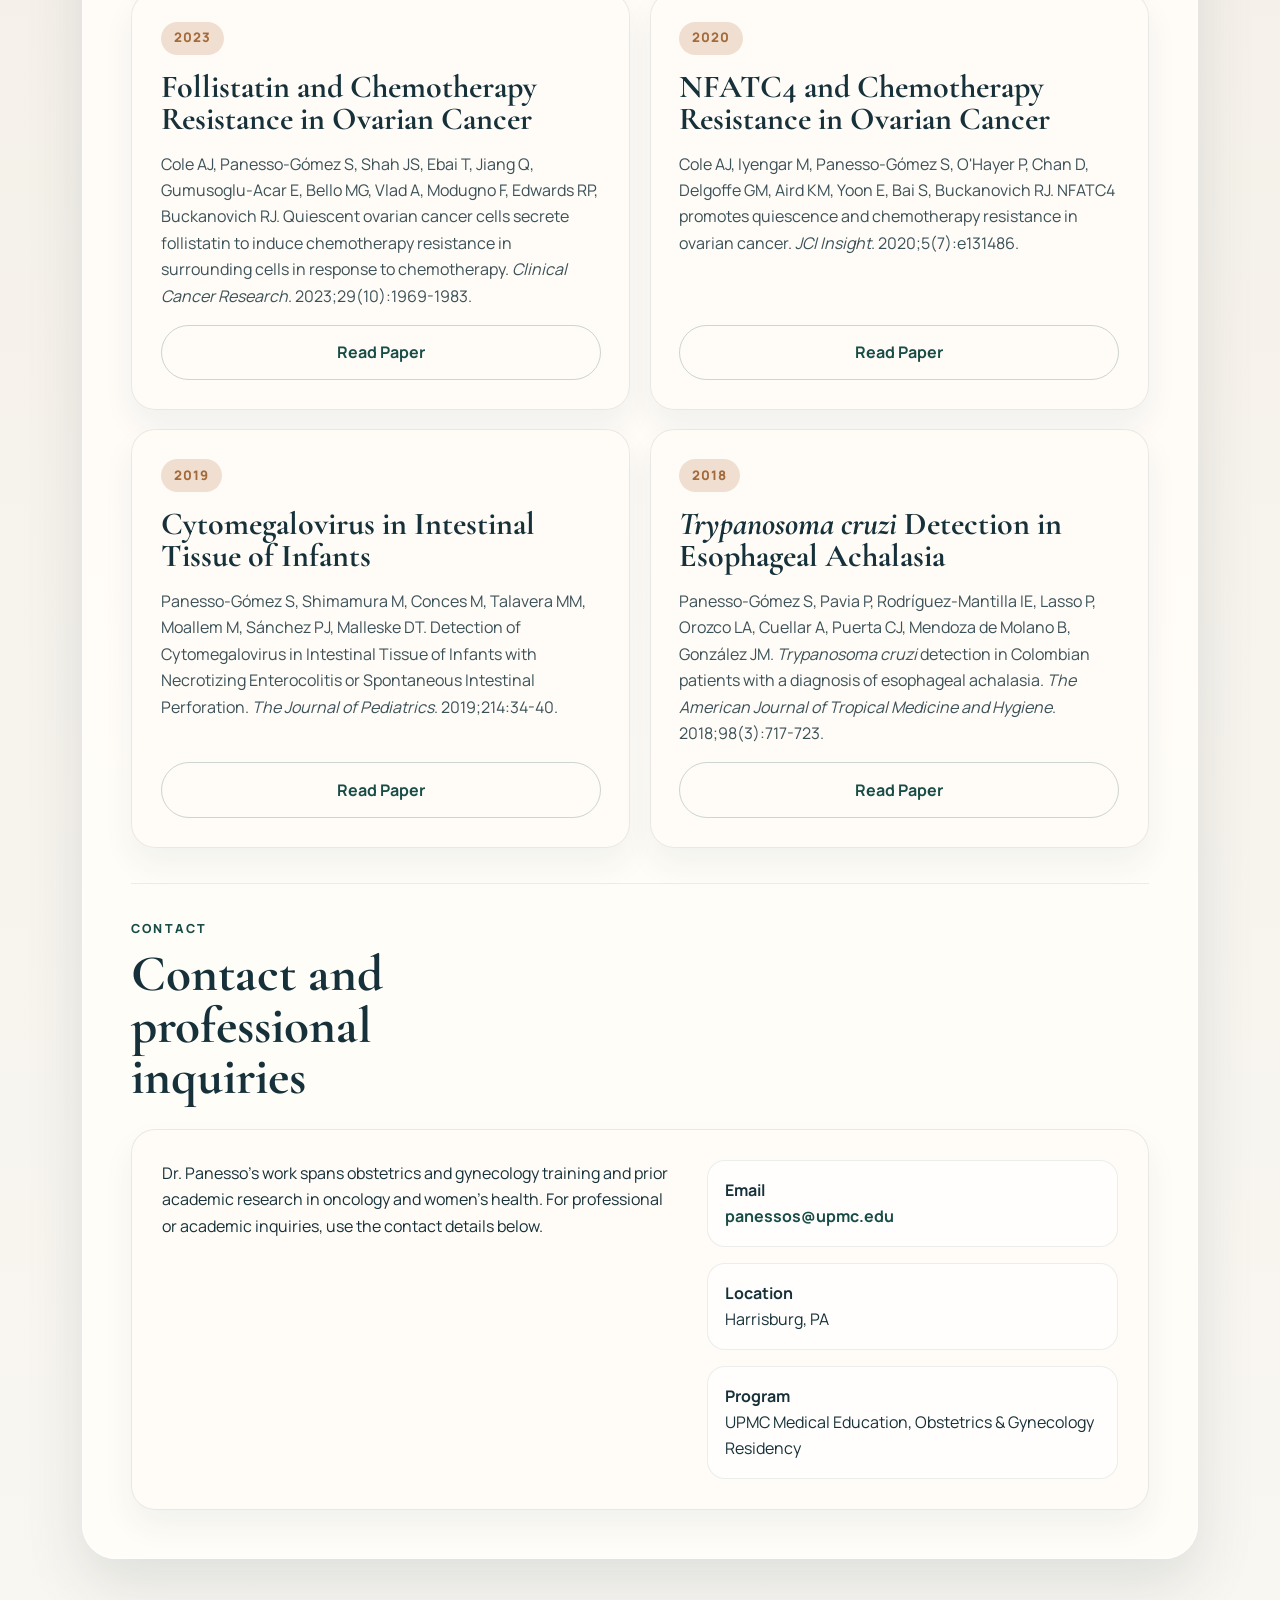
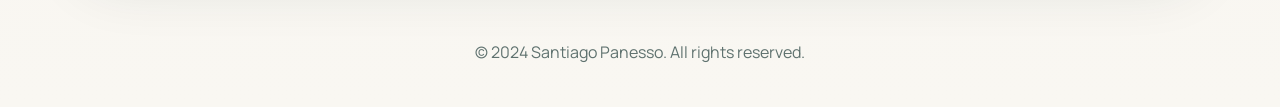
<file: index-green.html>
<!DOCTYPE html>
<html lang="en">
<head>
    <meta charset="UTF-8">
    <meta name="viewport" content="width=device-width, initial-scale=1.0">
    <title>Santiago Panesso - Medical Doctor Profile</title>
    <link rel="preconnect" href="https://fonts.googleapis.com">
    <link rel="preconnect" href="https://fonts.gstatic.com" crossorigin>
    <link href="https://fonts.googleapis.com/css2?family=Manrope:wght@400;500;600;700;800&family=Cormorant+Garamond:wght@500;600;700&display=swap" rel="stylesheet">
    <link rel="stylesheet" href="css/style-green.css">
</head>
<body>
    <header class="hero">
        <div class="header-bg"></div>
        <div class="hero-wave" aria-hidden="true">
            <svg width="100%" height="100%" viewBox="0 0 1440 110" preserveAspectRatio="none">
                <path fill="white" d="M0,40 C360,90 1080,-20 1440,40 L1440,110 L0,110 Z" />
            </svg>
        </div>
        <div class="hero-inner">
            <div class="hero-card">
                <div class="hero-grid">
                    <div class="hero-left">
                        <div class="avatar">
                            <img src="images/profile.jpg" alt="Dr. Santiago Panesso" class="profile-pic">
                        </div>
                    </div>
                    <div class="hero-right">
                        <div class="hero-heading">
                            <div>
                                <h1>Dr. Santiago Panesso</h1>
                                <p class="role">Obstetrics &amp; Gynecology Resident Physician, UPMC Medical Education</p>
                            </div>
                            <div class="hero-badge">MD</div>
                        </div>

                    <p class="hero-summary">
                        Colombian-trained physician with experience in translational oncology, infectious diseases, and women's health, now completing obstetrics and gynecology residency training in Harrisburg, Pennsylvania.
                    </p>

                        <div class="info-grid">
                            <div class="info-row">
                                <span class="info-label">Current Focus</span>
                                <span class="info-value">Obstetrics &amp; gynecology residency training</span>
                            </div>
                            <div class="info-row">
                                <span class="info-label">Languages</span>
                                <span class="info-value">English, Spanish</span>
                            </div>
                            <div class="info-row">
                                <span class="info-label">Affiliation</span>
                                <span class="info-value">UPMC Medical Education</span>
                            </div>
                            <div class="info-row">
                                <span class="info-label">Location</span>
                                <span class="info-value">Harrisburg, Pennsylvania</span>
                            </div>
                        </div>

                        <div class="specialties">
                            <span class="pill">Women's Health Research</span>
                            <span class="pill">Ovarian Cancer</span>
                            <span class="pill">Pediatric Infectious Diseases</span>
                            <span class="pill">Parasitology</span>
                        </div>

                        <div class="hero-actions">
                            <a href="mailto:panessos@upmc.edu" class="btn btn-primary">Contact</a>
                            <a href="#publications" class="btn btn-secondary">View Publications</a>
                        </div>

                        <div class="contact-bar">
                            <div class="contact-item">
                                <span class="contact-kicker">Email</span>
                                <a href="mailto:panessos@upmc.edu">panessos@upmc.edu</a>
                            </div>
                            <div class="contact-item">
                                <span class="contact-kicker">Department</span>
                                <span>Obstetrics &amp; Gynecology Residency</span>
                            </div>
                        </div>
                    </div>
                </div>
            </div>

            <div class="hero-stats">
                <article class="stat-card">
                    <span class="stat-label">Profile</span>
                    <strong>Bilingual physician</strong>
                    <p>Clinical and academic work across North and South America.</p>
                </article>
                <article class="stat-card">
                    <span class="stat-label">Research</span>
                    <strong>Research background</strong>
                    <p>Published work in ovarian cancer biology, chemotherapy resistance, and women's health.</p>
                </article>
                <article class="stat-card">
                    <span class="stat-label">Recognition</span>
                    <strong>Clinical training</strong>
                    <p>Medical training in Colombia followed by residency education in the United States.</p>
                </article>
            </div>
        </div>
    </header>

    <main>
        <div class="content-card">
            <section id="about" class="section-intro">
                <div class="section-heading">
                    <p class="section-kicker">About</p>
                    <h2>Clinical training informed by research</h2>
                </div>
                <div class="split-layout">
                    <div class="prose-block">
                        <p>Santiago Panesso is an international medical graduate from Colombia who earned his medical degree from Universidad de los Andes in 2016. His training has spanned clinical care and academic research, with work in pediatric infectious diseases, parasitology, and ovarian cancer biology.</p>
                        <p>He is currently completing obstetrics and gynecology residency training through UPMC Medical Education in Harrisburg, Pennsylvania. His academic work has included research at the University of Pittsburgh and Magee-Womens Research Institute focused on chemotherapy resistance and translational therapeutics in ovarian cancer.</p>
                    </div>
                    <aside class="highlight-panel">
                        <h3>Profile Snapshot</h3>
                        <ul class="highlight-list">
                            <li>MD, Universidad de los Andes, Colombia</li>
                            <li>OB/GYN resident physician in Harrisburg, Pennsylvania</li>
                            <li>Research background in ovarian cancer and women's health</li>
                        </ul>
                    </aside>
                </div>
            </section>

            <section id="education">
                <div class="section-heading">
                    <p class="section-kicker">Training</p>
                    <h2>Education and training</h2>
                </div>
                <div class="timeline">
                    <article class="timeline-item">
                        <span class="timeline-meta">Medical Degree</span>
                        <h3>MD, Medicine</h3>
                        <p>Universidad de los Andes, Bogota, Colombia, Class of 2016</p>
                    </article>
                    <article class="timeline-item">
                        <span class="timeline-meta">Residency Training</span>
                        <h3>Obstetrics &amp; Gynecology</h3>
                        <p>UPMC Medical Education, Harrisburg, Pennsylvania, 2024-2028</p>
                    </article>
                </div>
            </section>

            <section id="expertise">
                <div class="section-heading">
                    <p class="section-kicker">Expertise</p>
                    <h2>Clinical and research focus</h2>
                </div>
                <div class="skills-grid">
                    <article class="skill-category">
                        <h3>Clinical Experience</h3>
                        <ul>
                            <li>Obstetrics and gynecology residency training</li>
                            <li>Pediatric infectious diseases</li>
                            <li>Parasitology and tropical medicine</li>
                            <li>Women's health clinical training</li>
                        </ul>
                    </article>
                    <article class="skill-category">
                        <h3>Research Focus</h3>
                        <ul>
                            <li>Cancer cell biology</li>
                            <li>Chemotherapy resistance mechanisms</li>
                            <li>Women's health therapeutics</li>
                            <li>Ovarian cancer translational research</li>
                        </ul>
                    </article>
                    <article class="skill-category">
                        <h3>Approach</h3>
                        <ul>
                            <li>Translational, clinically informed investigation</li>
                            <li>Cross-disciplinary collaboration</li>
                            <li>Evidence-driven therapeutic development</li>
                        </ul>
                    </article>
                </div>
            </section>

            <section id="publications">
                <div class="section-heading">
                    <p class="section-kicker">Publications</p>
                    <h2>Selected publications</h2>
                </div>
                <div class="projects-grid">
                    <article class="project-card">
                        <span class="publication-year">2026</span>
                        <h3>MRTFA/SRF Pathway and Cancer Chemoresistance</h3>
                        <p>Panesso-Gómez S, Cole AJ, Arrigo A, et al. Identification of the MRTFA/SRF pathway as a critical regulator of quiescence and chemotherapy resistance in cancer. <em>Cancer Letters</em>. 2026.</p>
                        <a href="https://doi.org/10.1016/j.canlet.2026.218435" class="btn btn-secondary">Read Paper</a>
                    </article>
                    <article class="project-card">
                        <span class="publication-year">2024</span>
                        <h3>Gastrointestinal Pathogen Testing in NEC and SIP</h3>
                        <p>Talavera-Barber MM, Sánchez PJ, Conces M, Kaptsan I, Everhart K, Leber A, Malleske DT, Moallem M, Panesso-Gómez S, Shimamura M. Molecular testing for gastrointestinal pathogens in intestinal tissue of infants with necrotizing enterocolitis or spontaneous intestinal perforation. <em>Journal of Perinatology</em>. 2024;44:1755-1761.</p>
                        <a href="https://www.nature.com/articles/s41372-024-02043-x" class="btn btn-secondary">Read Paper</a>
                    </article>
                    <article class="project-card">
                        <span class="publication-year">2023</span>
                        <h3>Follistatin and Chemotherapy Resistance in Ovarian Cancer</h3>
                        <p>Cole AJ, Panesso-Gómez S, Shah JS, Ebai T, Jiang Q, Gumusoglu-Acar E, Bello MG, Vlad A, Modugno F, Edwards RP, Buckanovich RJ. Quiescent ovarian cancer cells secrete follistatin to induce chemotherapy resistance in surrounding cells in response to chemotherapy. <em>Clinical Cancer Research</em>. 2023;29(10):1969-1983.</p>
                        <a href="https://aacrjournals.org/clincancerres/article-abstract/29/10/1969/726244/Quiescent-Ovarian-Cancer-Cells-Secrete-Follistatin?redirectedFrom=fulltext" class="btn btn-secondary">Read Paper</a>
                    </article>
                    <article class="project-card">
                        <span class="publication-year">2020</span>
                        <h3>NFATC4 and Chemotherapy Resistance in Ovarian Cancer</h3>
                        <p>Cole AJ, Iyengar M, Panesso-Gómez S, O'Hayer P, Chan D, Delgoffe GM, Aird KM, Yoon E, Bai S, Buckanovich RJ. NFATC4 promotes quiescence and chemotherapy resistance in ovarian cancer. <em>JCI Insight</em>. 2020;5(7):e131486.</p>
                        <a href="https://insight.jci.org/articles/view/131486" class="btn btn-secondary">Read Paper</a>
                    </article>
                    <article class="project-card">
                        <span class="publication-year">2019</span>
                        <h3>Cytomegalovirus in Intestinal Tissue of Infants</h3>
                        <p>Panesso-Gómez S, Shimamura M, Conces M, Talavera MM, Moallem M, Sánchez PJ, Malleske DT. Detection of Cytomegalovirus in Intestinal Tissue of Infants with Necrotizing Enterocolitis or Spontaneous Intestinal Perforation. <em>The Journal of Pediatrics</em>. 2019;214:34-40.</p>
                        <a href="https://doi.org/10.1016/j.jpeds.2019.07.038" class="btn btn-secondary">Read Paper</a>
                    </article>
                    <article class="project-card">
                        <span class="publication-year">2018</span>
                        <h3><em>Trypanosoma cruzi</em> Detection in Esophageal Achalasia</h3>
                        <p>Panesso-Gómez S, Pavia P, Rodríguez-Mantilla IE, Lasso P, Orozco LA, Cuellar A, Puerta CJ, Mendoza de Molano B, González JM. <em>Trypanosoma cruzi</em> detection in Colombian patients with a diagnosis of esophageal achalasia. <em>The American Journal of Tropical Medicine and Hygiene</em>. 2018;98(3):717-723.</p>
                        <a href="https://doi.org/10.4269/ajtmh.17-0417" class="btn btn-secondary">Read Paper</a>
                    </article>
                </div>
            </section>

            <section id="contact" class="contact-section">
                <div class="section-heading">
                    <p class="section-kicker">Contact</p>
                    <h2>Contact and professional inquiries</h2>
                </div>
                <div class="contact-panel">
                    <p>Dr. Panesso's work spans obstetrics and gynecology training and prior academic research in oncology and women's health. For professional or academic inquiries, use the contact details below.</p>
                    <div class="contact-info">
                        <p><strong>Email</strong><br><a href="mailto:panessos@upmc.edu">panessos@upmc.edu</a></p>
                        <p><strong>Location</strong><br>Harrisburg, PA</p>
                        <p><strong>Program</strong><br>UPMC Medical Education, Obstetrics &amp; Gynecology Residency</p>
                    </div>
                </div>
            </section>
        </div>
    </main>

    <footer>
        <div class="container">
            <p>&copy; 2024 Santiago Panesso. All rights reserved.</p>
        </div>
    </footer>
</body>
</html>
</file>
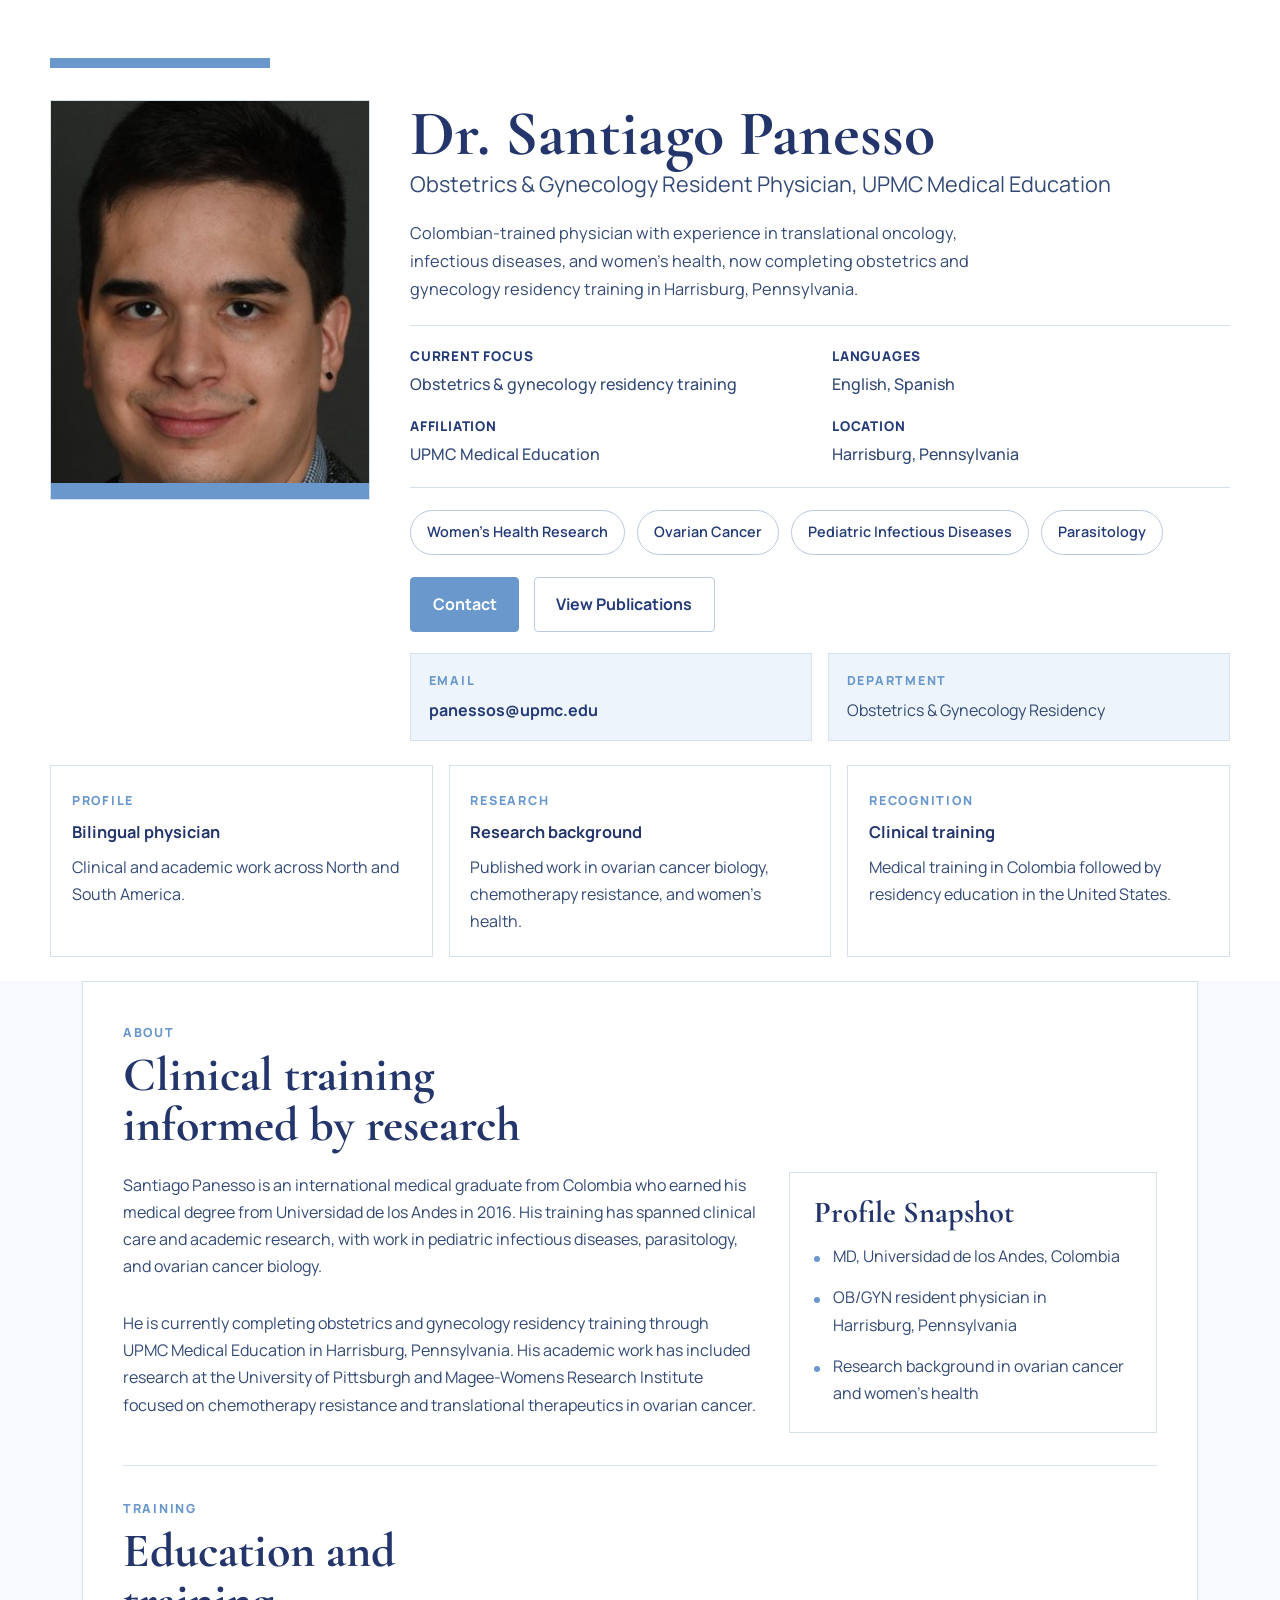
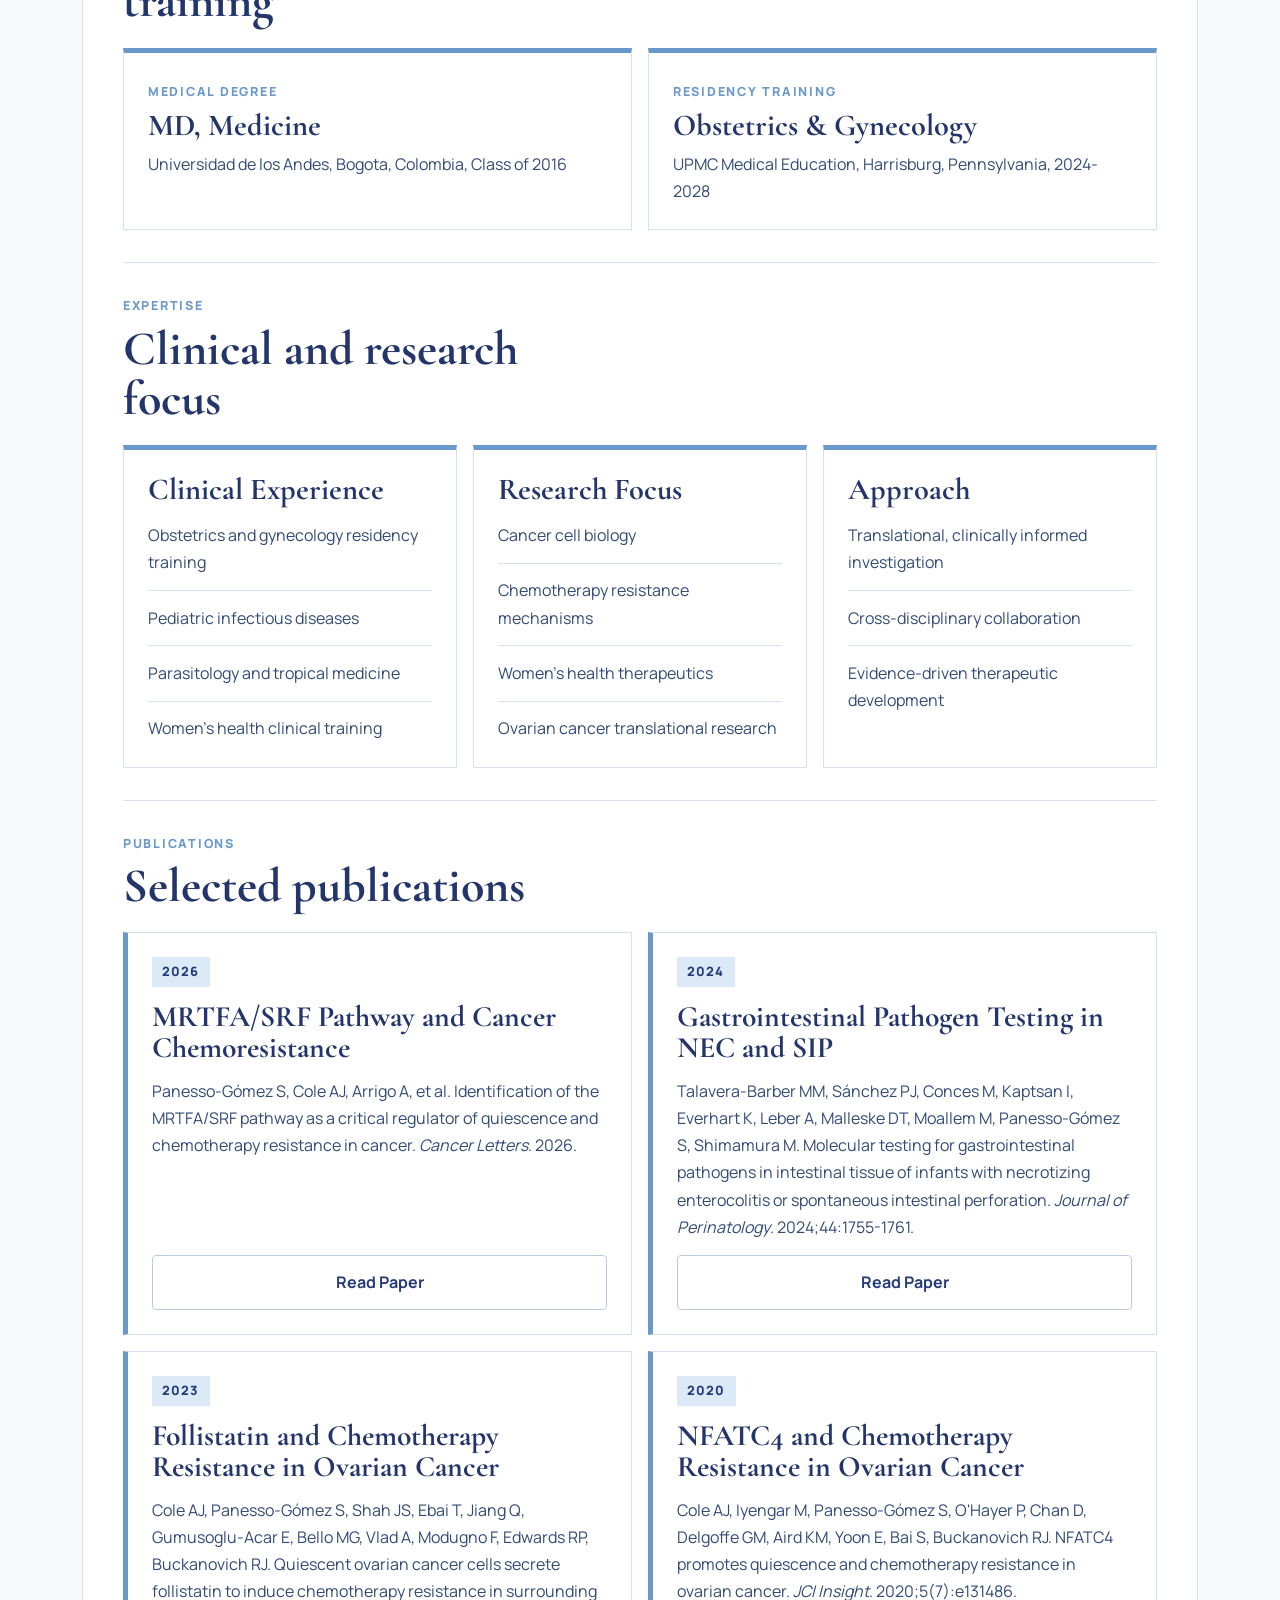
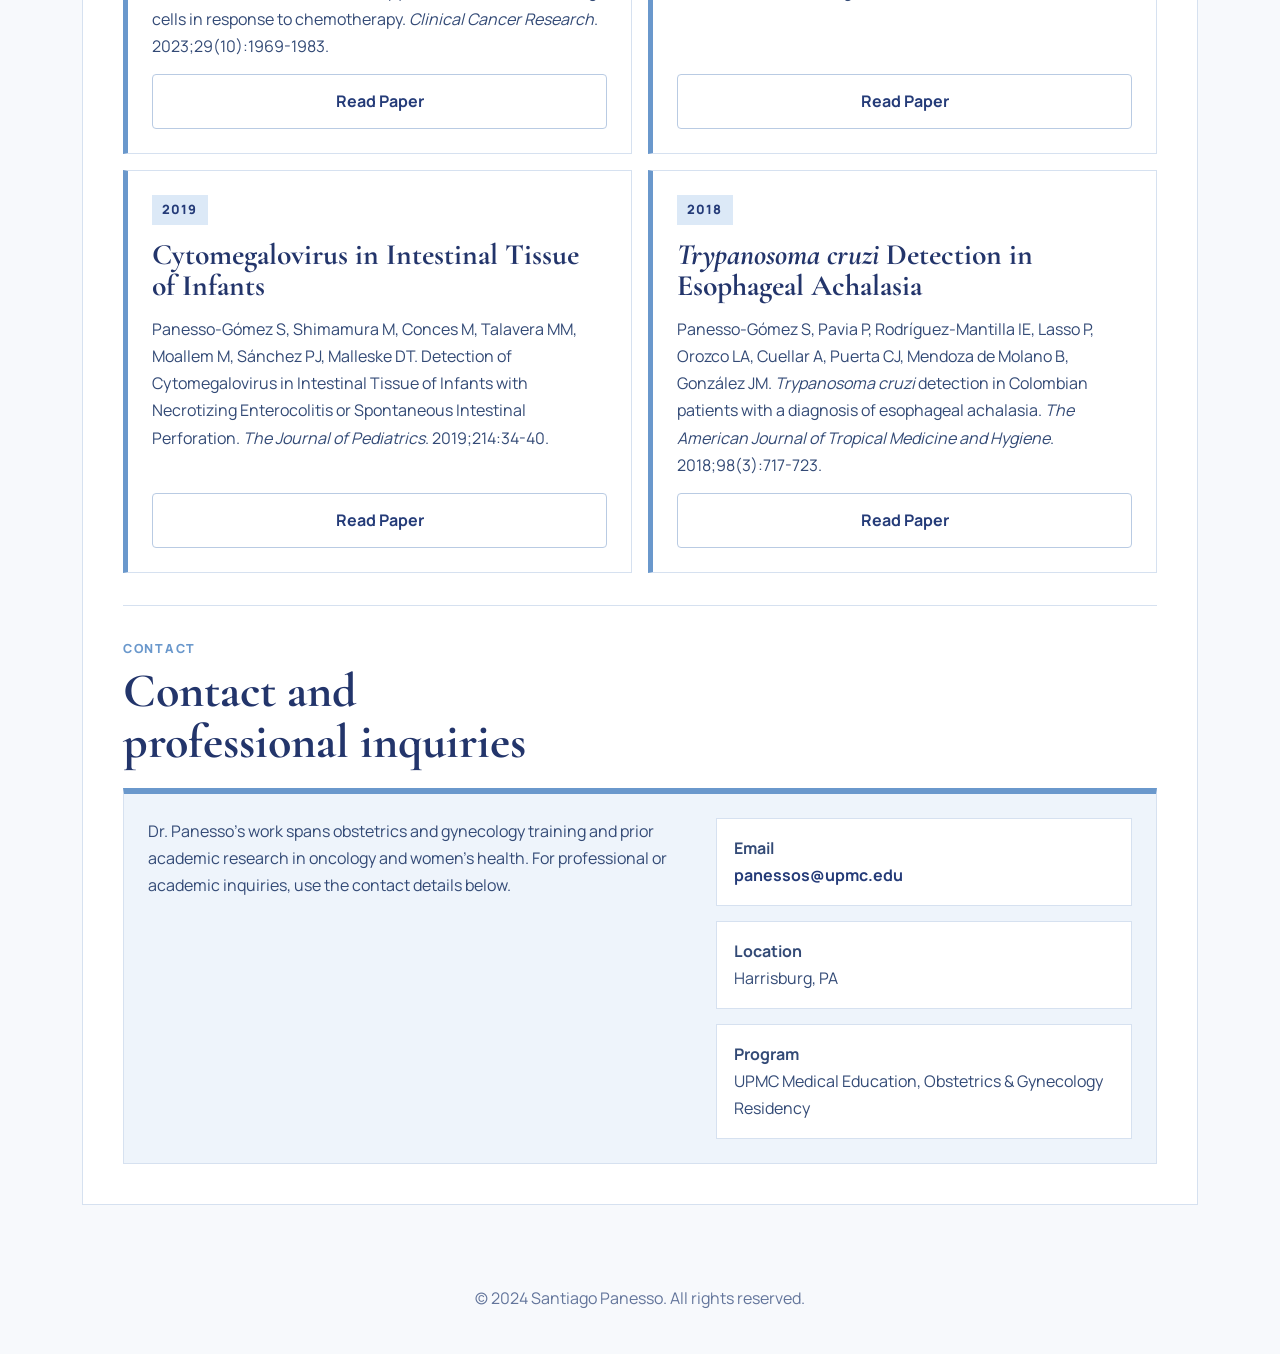
<file: design-experiments/index-blue.html>
<!DOCTYPE html>
<html lang="en">
<head>
    <meta charset="UTF-8">
    <meta name="viewport" content="width=device-width, initial-scale=1.0">
    <title>Santiago Panesso - Medical Doctor Profile</title>
    <meta name="robots" content="noindex, nofollow">
    <link rel="preconnect" href="https://fonts.googleapis.com">
    <link rel="preconnect" href="https://fonts.gstatic.com" crossorigin>
    <link href="https://fonts.googleapis.com/css2?family=Manrope:wght@400;500;600;700;800&family=Cormorant+Garamond:wght@500;600;700&display=swap" rel="stylesheet">
    <link rel="stylesheet" href="css/style-blue.css">
</head>
<body>
    <header class="hero">
        <div class="header-bg"></div>
        <div class="hero-wave" aria-hidden="true">
            <svg width="100%" height="100%" viewBox="0 0 1440 110" preserveAspectRatio="none">
                <path fill="white" d="M0,40 C360,90 1080,-20 1440,40 L1440,110 L0,110 Z" />
            </svg>
        </div>
        <div class="hero-inner">
            <div class="hero-card">
                <div class="hero-grid">
                    <div class="hero-left">
                        <div class="avatar">
                            <img src="../images/profile.jpg" alt="Dr. Santiago Panesso" class="profile-pic">
                        </div>
                    </div>
                    <div class="hero-right">
                        <div class="hero-heading">
                            <div>
                                <h1>Dr. Santiago Panesso</h1>
                                <p class="role">Obstetrics &amp; Gynecology Resident Physician, UPMC Medical Education</p>
                            </div>
                            <div class="hero-badge">MD</div>
                        </div>

                    <p class="hero-summary">
                        Colombian-trained physician with experience in translational oncology, infectious diseases, and women's health, now completing obstetrics and gynecology residency training in Harrisburg, Pennsylvania.
                    </p>

                        <div class="info-grid">
                            <div class="info-row">
                                <span class="info-label">Current Focus</span>
                                <span class="info-value">Obstetrics &amp; gynecology residency training</span>
                            </div>
                            <div class="info-row">
                                <span class="info-label">Languages</span>
                                <span class="info-value">English, Spanish</span>
                            </div>
                            <div class="info-row">
                                <span class="info-label">Affiliation</span>
                                <span class="info-value">UPMC Medical Education</span>
                            </div>
                            <div class="info-row">
                                <span class="info-label">Location</span>
                                <span class="info-value">Harrisburg, Pennsylvania</span>
                            </div>
                        </div>

                        <div class="specialties">
                            <span class="pill">Women's Health Research</span>
                            <span class="pill">Ovarian Cancer</span>
                            <span class="pill">Pediatric Infectious Diseases</span>
                            <span class="pill">Parasitology</span>
                        </div>

                        <div class="hero-actions">
                            <a href="mailto:panessos@upmc.edu" class="btn btn-primary">Contact</a>
                            <a href="#publications" class="btn btn-secondary">View Publications</a>
                        </div>

                        <div class="contact-bar">
                            <div class="contact-item">
                                <span class="contact-kicker">Email</span>
                                <a href="mailto:panessos@upmc.edu">panessos@upmc.edu</a>
                            </div>
                            <div class="contact-item">
                                <span class="contact-kicker">Department</span>
                                <span>Obstetrics &amp; Gynecology Residency</span>
                            </div>
                        </div>
                    </div>
                </div>
            </div>

            <div class="hero-stats">
                <article class="stat-card">
                    <span class="stat-label">Profile</span>
                    <strong>Bilingual physician</strong>
                    <p>Clinical and academic work across North and South America.</p>
                </article>
                <article class="stat-card">
                    <span class="stat-label">Research</span>
                    <strong>Research background</strong>
                    <p>Published work in ovarian cancer biology, chemotherapy resistance, and women's health.</p>
                </article>
                <article class="stat-card">
                    <span class="stat-label">Recognition</span>
                    <strong>Clinical training</strong>
                    <p>Medical training in Colombia followed by residency education in the United States.</p>
                </article>
            </div>
        </div>
    </header>

    <main>
        <div class="content-card">
            <section id="about" class="section-intro">
                <div class="section-heading">
                    <p class="section-kicker">About</p>
                    <h2>Clinical training informed by research</h2>
                </div>
                <div class="split-layout">
                    <div class="prose-block">
                        <p>Santiago Panesso is an international medical graduate from Colombia who earned his medical degree from Universidad de los Andes in 2016. His training has spanned clinical care and academic research, with work in pediatric infectious diseases, parasitology, and ovarian cancer biology.</p>
                        <p>He is currently completing obstetrics and gynecology residency training through UPMC Medical Education in Harrisburg, Pennsylvania. His academic work has included research at the University of Pittsburgh and Magee-Womens Research Institute focused on chemotherapy resistance and translational therapeutics in ovarian cancer.</p>
                    </div>
                    <aside class="highlight-panel">
                        <h3>Profile Snapshot</h3>
                        <ul class="highlight-list">
                            <li>MD, Universidad de los Andes, Colombia</li>
                            <li>OB/GYN resident physician in Harrisburg, Pennsylvania</li>
                            <li>Research background in ovarian cancer and women's health</li>
                        </ul>
                    </aside>
                </div>
            </section>

            <section id="education">
                <div class="section-heading">
                    <p class="section-kicker">Training</p>
                    <h2>Education and training</h2>
                </div>
                <div class="timeline">
                    <article class="timeline-item">
                        <span class="timeline-meta">Medical Degree</span>
                        <h3>MD, Medicine</h3>
                        <p>Universidad de los Andes, Bogota, Colombia, Class of 2016</p>
                    </article>
                    <article class="timeline-item">
                        <span class="timeline-meta">Residency Training</span>
                        <h3>Obstetrics &amp; Gynecology</h3>
                        <p>UPMC Medical Education, Harrisburg, Pennsylvania, 2024-2028</p>
                    </article>
                </div>
            </section>

            <section id="expertise">
                <div class="section-heading">
                    <p class="section-kicker">Expertise</p>
                    <h2>Clinical and research focus</h2>
                </div>
                <div class="skills-grid">
                    <article class="skill-category">
                        <h3>Clinical Experience</h3>
                        <ul>
                            <li>Obstetrics and gynecology residency training</li>
                            <li>Pediatric infectious diseases</li>
                            <li>Parasitology and tropical medicine</li>
                            <li>Women's health clinical training</li>
                        </ul>
                    </article>
                    <article class="skill-category">
                        <h3>Research Focus</h3>
                        <ul>
                            <li>Cancer cell biology</li>
                            <li>Chemotherapy resistance mechanisms</li>
                            <li>Women's health therapeutics</li>
                            <li>Ovarian cancer translational research</li>
                        </ul>
                    </article>
                    <article class="skill-category">
                        <h3>Approach</h3>
                        <ul>
                            <li>Translational, clinically informed investigation</li>
                            <li>Cross-disciplinary collaboration</li>
                            <li>Evidence-driven therapeutic development</li>
                        </ul>
                    </article>
                </div>
            </section>

            <section id="publications">
                <div class="section-heading">
                    <p class="section-kicker">Publications</p>
                    <h2>Selected publications</h2>
                </div>
                <div class="projects-grid">
                    <article class="project-card">
                        <span class="publication-year">2026</span>
                        <h3>MRTFA/SRF Pathway and Cancer Chemoresistance</h3>
                        <p>Panesso-Gómez S, Cole AJ, Arrigo A, et al. Identification of the MRTFA/SRF pathway as a critical regulator of quiescence and chemotherapy resistance in cancer. <em>Cancer Letters</em>. 2026.</p>
                        <a href="https://doi.org/10.1016/j.canlet.2026.218435" class="btn btn-secondary">Read Paper</a>
                    </article>
                    <article class="project-card">
                        <span class="publication-year">2024</span>
                        <h3>Gastrointestinal Pathogen Testing in NEC and SIP</h3>
                        <p>Talavera-Barber MM, Sánchez PJ, Conces M, Kaptsan I, Everhart K, Leber A, Malleske DT, Moallem M, Panesso-Gómez S, Shimamura M. Molecular testing for gastrointestinal pathogens in intestinal tissue of infants with necrotizing enterocolitis or spontaneous intestinal perforation. <em>Journal of Perinatology</em>. 2024;44:1755-1761.</p>
                        <a href="https://www.nature.com/articles/s41372-024-02043-x" class="btn btn-secondary">Read Paper</a>
                    </article>
                    <article class="project-card">
                        <span class="publication-year">2023</span>
                        <h3>Follistatin and Chemotherapy Resistance in Ovarian Cancer</h3>
                        <p>Cole AJ, Panesso-Gómez S, Shah JS, Ebai T, Jiang Q, Gumusoglu-Acar E, Bello MG, Vlad A, Modugno F, Edwards RP, Buckanovich RJ. Quiescent ovarian cancer cells secrete follistatin to induce chemotherapy resistance in surrounding cells in response to chemotherapy. <em>Clinical Cancer Research</em>. 2023;29(10):1969-1983.</p>
                        <a href="https://aacrjournals.org/clincancerres/article-abstract/29/10/1969/726244/Quiescent-Ovarian-Cancer-Cells-Secrete-Follistatin?redirectedFrom=fulltext" class="btn btn-secondary">Read Paper</a>
                    </article>
                    <article class="project-card">
                        <span class="publication-year">2020</span>
                        <h3>NFATC4 and Chemotherapy Resistance in Ovarian Cancer</h3>
                        <p>Cole AJ, Iyengar M, Panesso-Gómez S, O'Hayer P, Chan D, Delgoffe GM, Aird KM, Yoon E, Bai S, Buckanovich RJ. NFATC4 promotes quiescence and chemotherapy resistance in ovarian cancer. <em>JCI Insight</em>. 2020;5(7):e131486.</p>
                        <a href="https://insight.jci.org/articles/view/131486" class="btn btn-secondary">Read Paper</a>
                    </article>
                    <article class="project-card">
                        <span class="publication-year">2019</span>
                        <h3>Cytomegalovirus in Intestinal Tissue of Infants</h3>
                        <p>Panesso-Gómez S, Shimamura M, Conces M, Talavera MM, Moallem M, Sánchez PJ, Malleske DT. Detection of Cytomegalovirus in Intestinal Tissue of Infants with Necrotizing Enterocolitis or Spontaneous Intestinal Perforation. <em>The Journal of Pediatrics</em>. 2019;214:34-40.</p>
                        <a href="https://doi.org/10.1016/j.jpeds.2019.07.038" class="btn btn-secondary">Read Paper</a>
                    </article>
                    <article class="project-card">
                        <span class="publication-year">2018</span>
                        <h3><em>Trypanosoma cruzi</em> Detection in Esophageal Achalasia</h3>
                        <p>Panesso-Gómez S, Pavia P, Rodríguez-Mantilla IE, Lasso P, Orozco LA, Cuellar A, Puerta CJ, Mendoza de Molano B, González JM. <em>Trypanosoma cruzi</em> detection in Colombian patients with a diagnosis of esophageal achalasia. <em>The American Journal of Tropical Medicine and Hygiene</em>. 2018;98(3):717-723.</p>
                        <a href="https://doi.org/10.4269/ajtmh.17-0417" class="btn btn-secondary">Read Paper</a>
                    </article>
                </div>
            </section>

            <section id="contact" class="contact-section">
                <div class="section-heading">
                    <p class="section-kicker">Contact</p>
                    <h2>Contact and professional inquiries</h2>
                </div>
                <div class="contact-panel">
                    <p>Dr. Panesso's work spans obstetrics and gynecology training and prior academic research in oncology and women's health. For professional or academic inquiries, use the contact details below.</p>
                    <div class="contact-info">
                        <p><strong>Email</strong><br><a href="mailto:panessos@upmc.edu">panessos@upmc.edu</a></p>
                        <p><strong>Location</strong><br>Harrisburg, PA</p>
                        <p><strong>Program</strong><br>UPMC Medical Education, Obstetrics &amp; Gynecology Residency</p>
                    </div>
                </div>
            </section>
        </div>
    </main>

    <footer>
        <div class="container">
            <p>&copy; 2024 Santiago Panesso. All rights reserved.</p>
        </div>
    </footer>
</body>
</html>
</file>
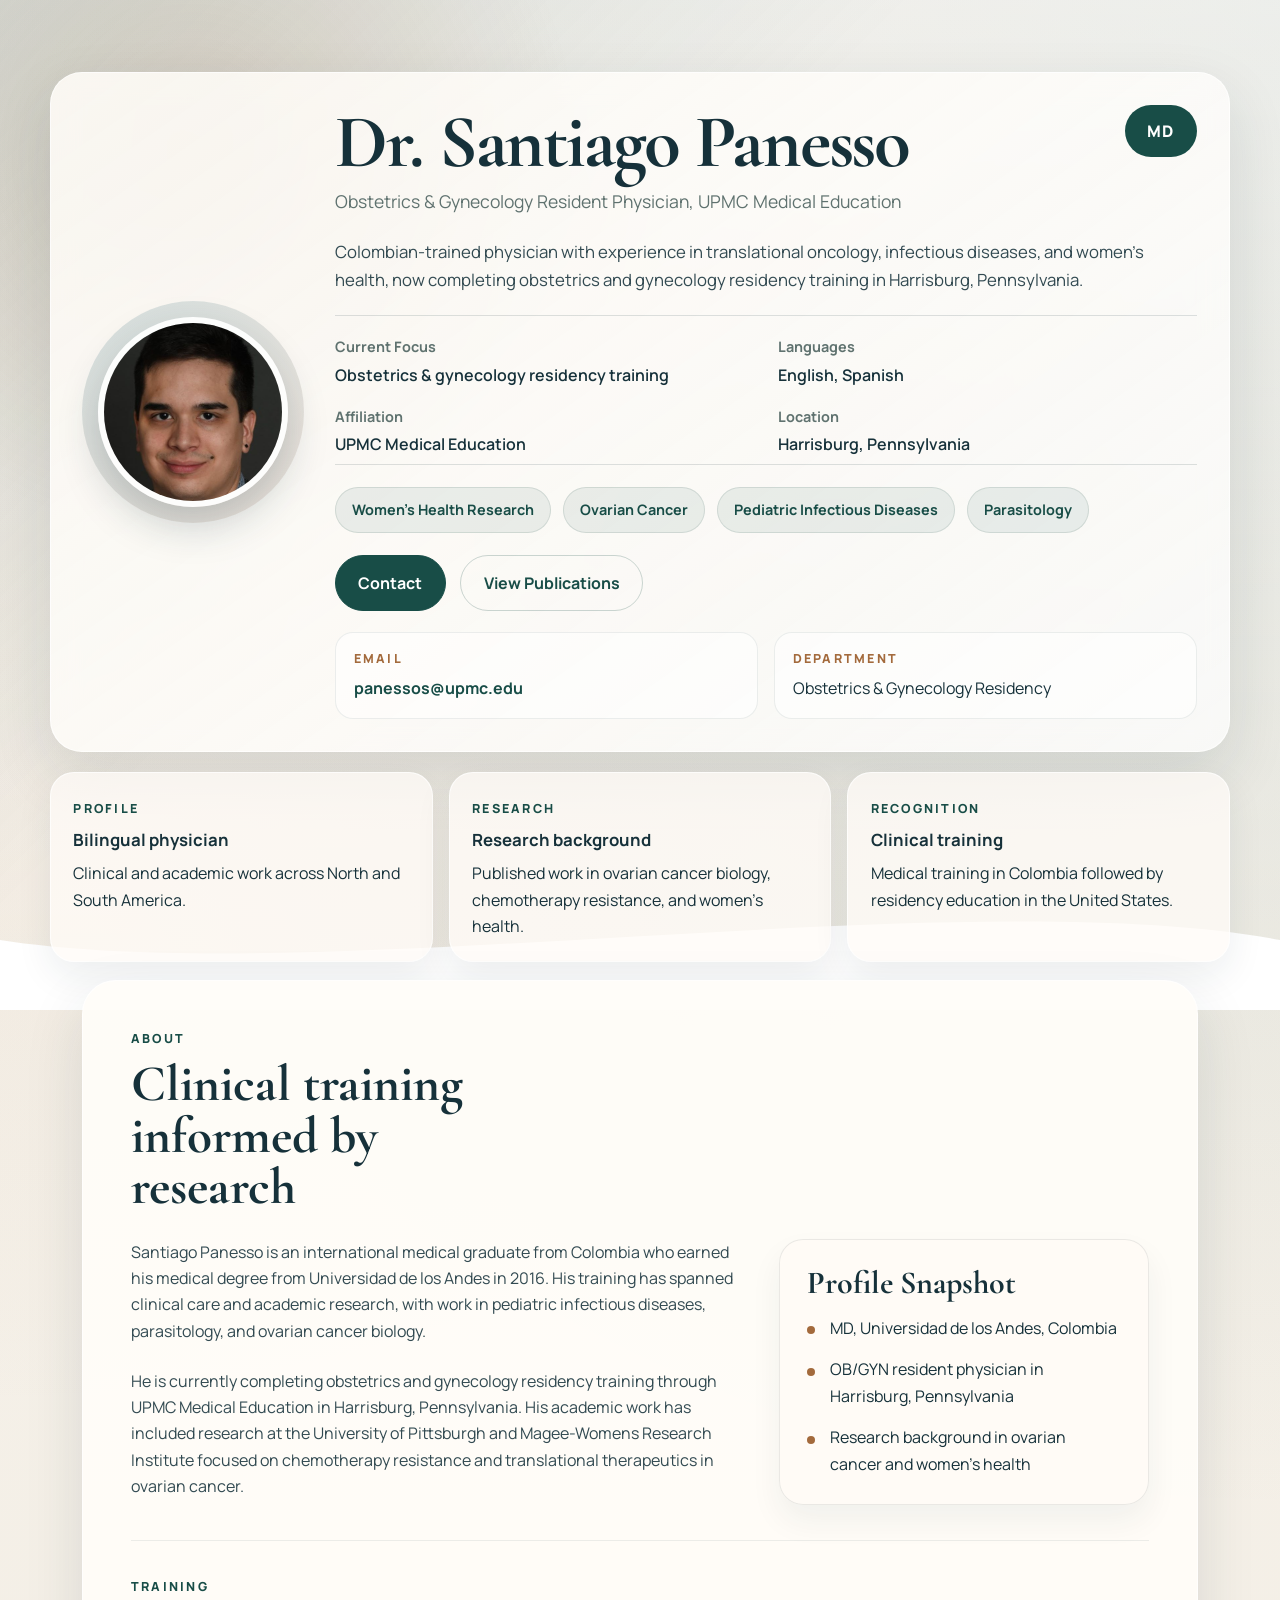
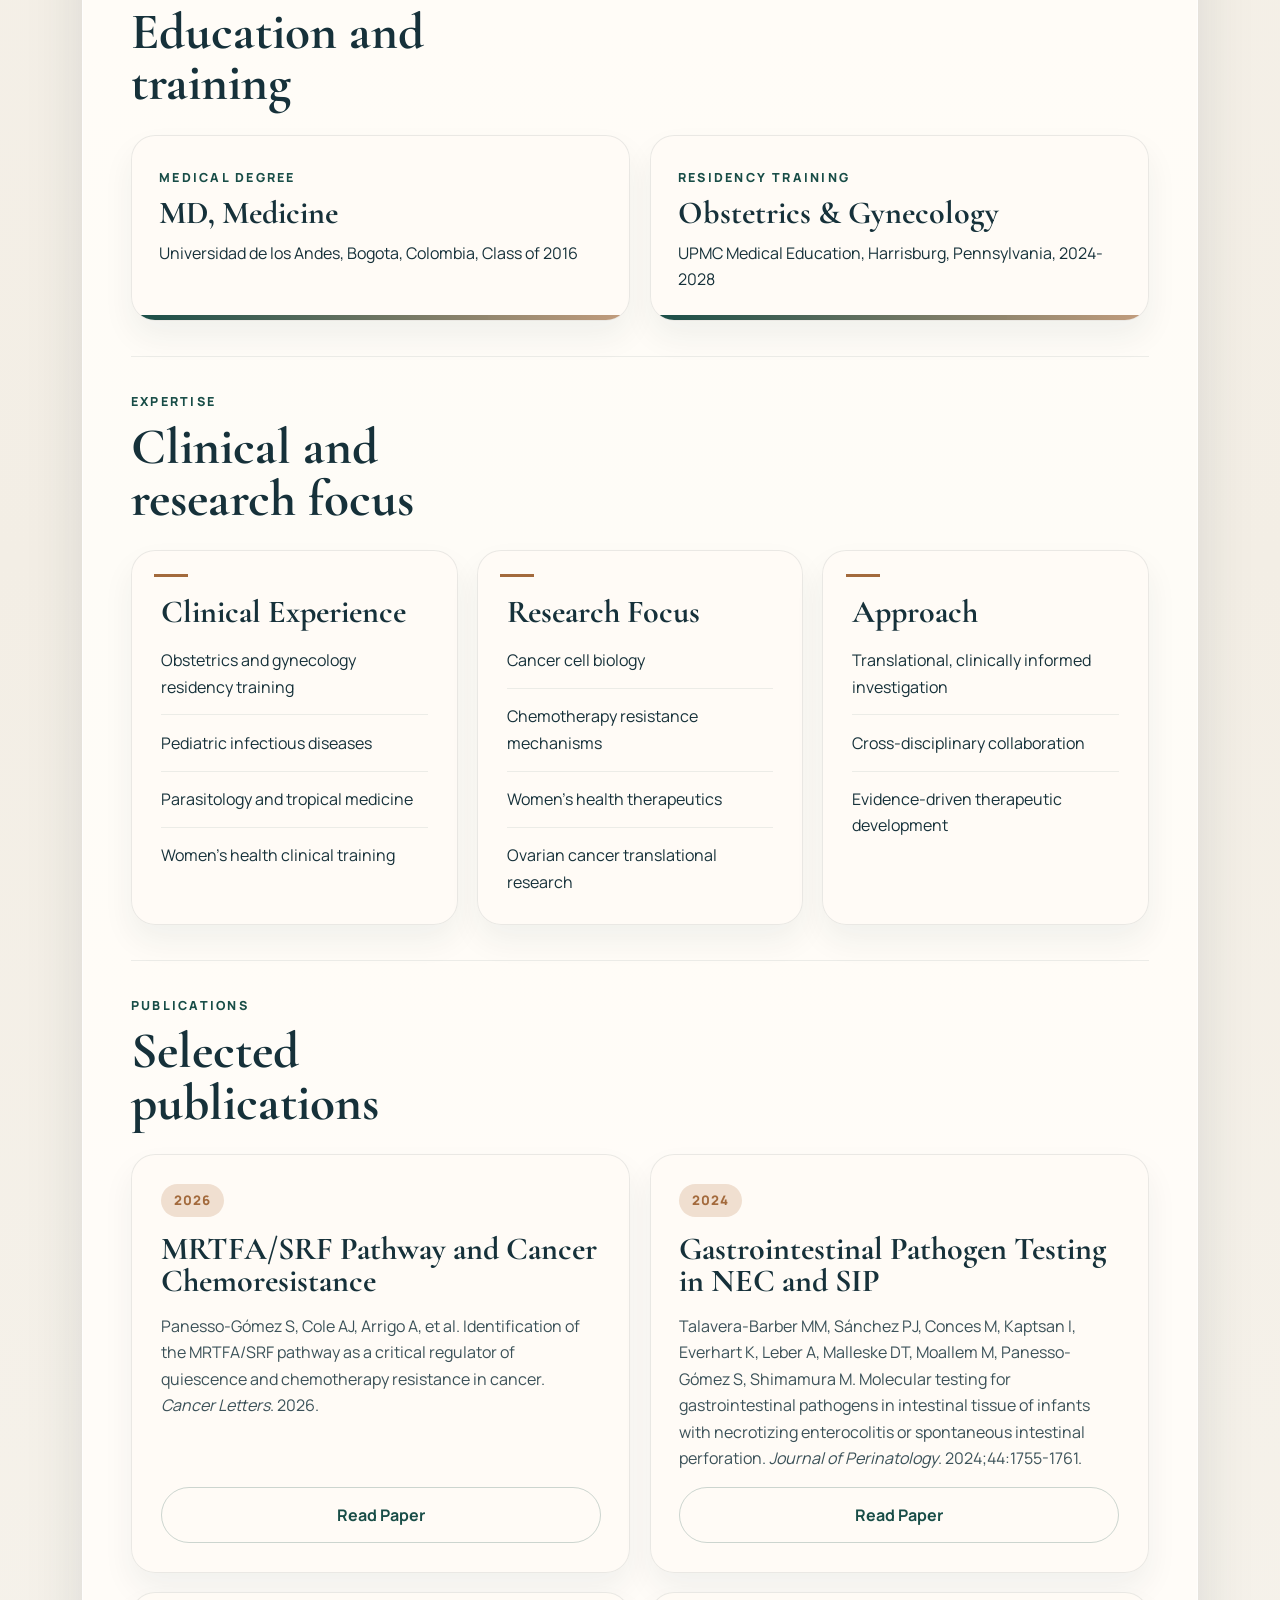
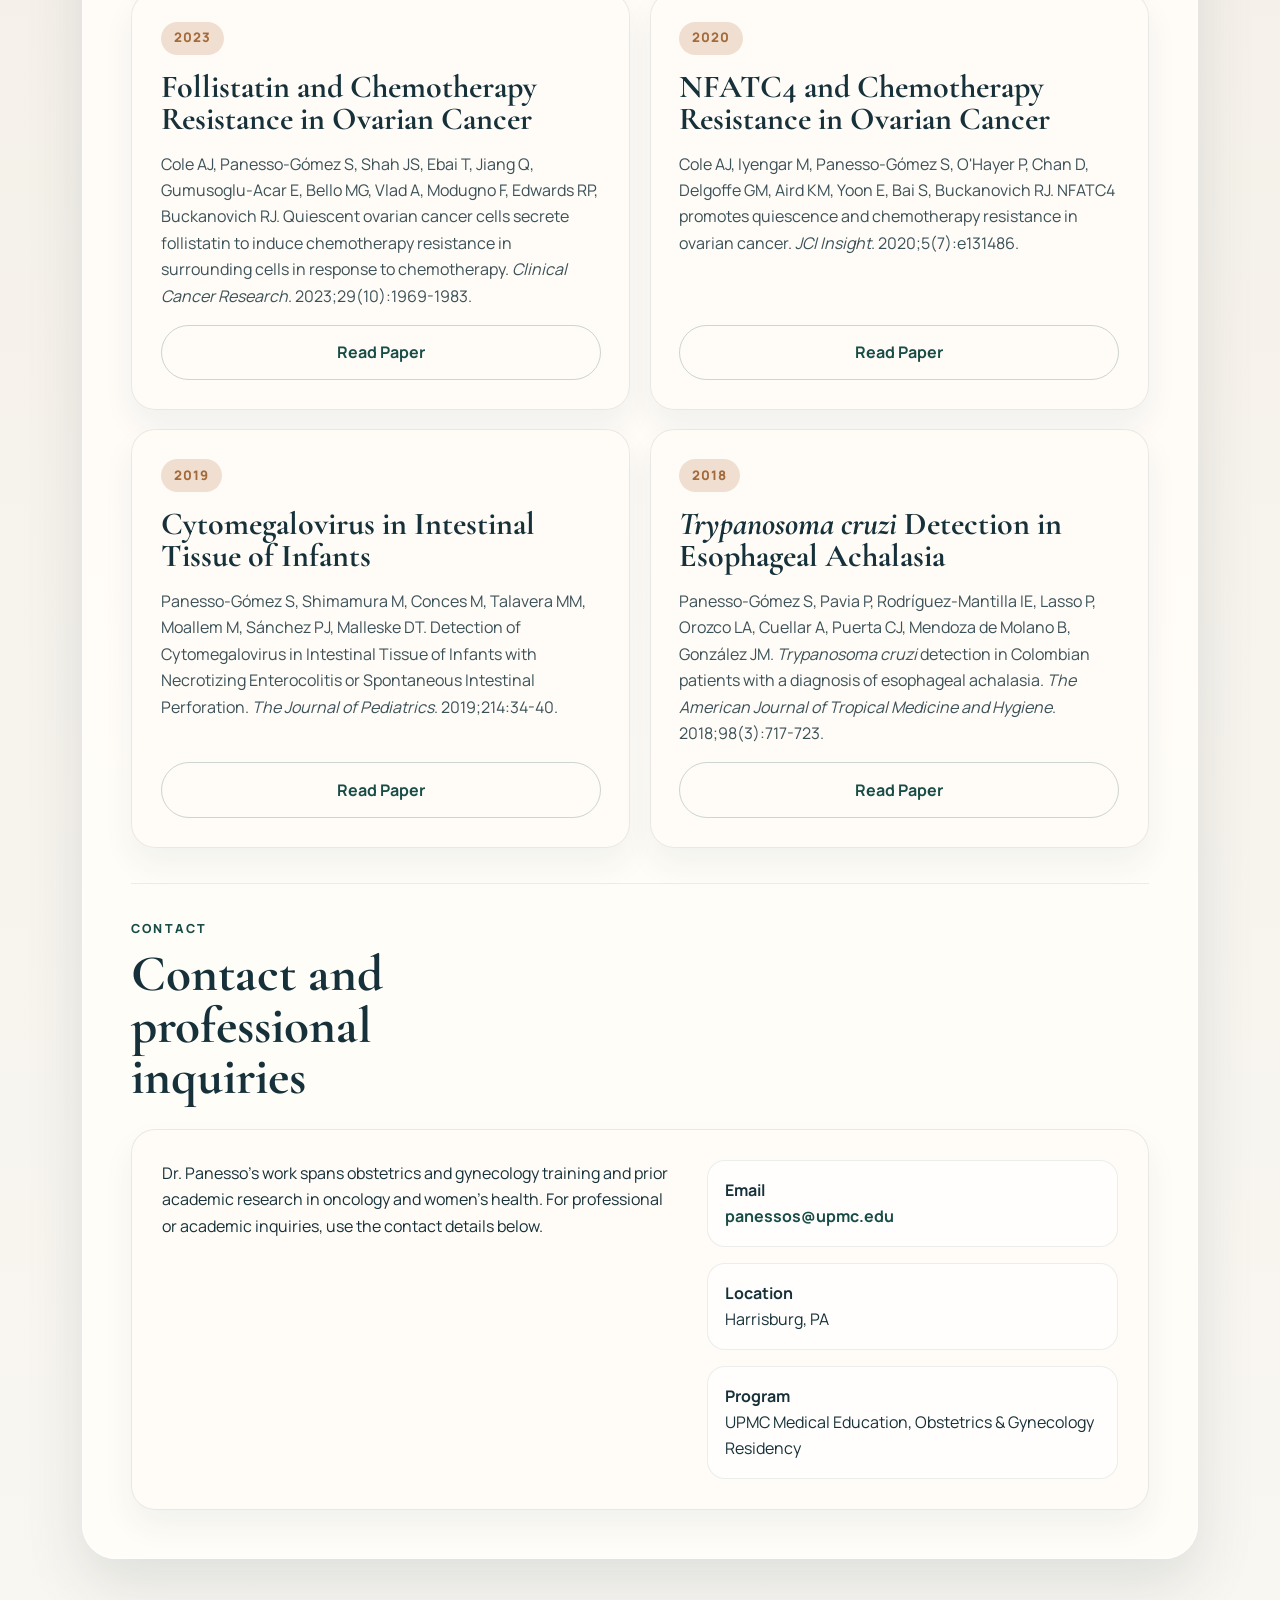
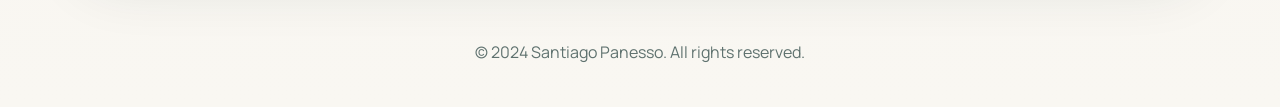
<file: design-experiments/index-green.html>
<!DOCTYPE html>
<html lang="en">
<head>
    <meta charset="UTF-8">
    <meta name="viewport" content="width=device-width, initial-scale=1.0">
    <title>Santiago Panesso - Medical Doctor Profile</title>
    <meta name="robots" content="noindex, nofollow">
    <link rel="preconnect" href="https://fonts.googleapis.com">
    <link rel="preconnect" href="https://fonts.gstatic.com" crossorigin>
    <link href="https://fonts.googleapis.com/css2?family=Manrope:wght@400;500;600;700;800&family=Cormorant+Garamond:wght@500;600;700&display=swap" rel="stylesheet">
    <link rel="stylesheet" href="css/style-green.css">
</head>
<body>
    <header class="hero">
        <div class="header-bg"></div>
        <div class="hero-wave" aria-hidden="true">
            <svg width="100%" height="100%" viewBox="0 0 1440 110" preserveAspectRatio="none">
                <path fill="white" d="M0,40 C360,90 1080,-20 1440,40 L1440,110 L0,110 Z" />
            </svg>
        </div>
        <div class="hero-inner">
            <div class="hero-card">
                <div class="hero-grid">
                    <div class="hero-left">
                        <div class="avatar">
                            <img src="../images/profile.jpg" alt="Dr. Santiago Panesso" class="profile-pic">
                        </div>
                    </div>
                    <div class="hero-right">
                        <div class="hero-heading">
                            <div>
                                <h1>Dr. Santiago Panesso</h1>
                                <p class="role">Obstetrics &amp; Gynecology Resident Physician, UPMC Medical Education</p>
                            </div>
                            <div class="hero-badge">MD</div>
                        </div>

                    <p class="hero-summary">
                        Colombian-trained physician with experience in translational oncology, infectious diseases, and women's health, now completing obstetrics and gynecology residency training in Harrisburg, Pennsylvania.
                    </p>

                        <div class="info-grid">
                            <div class="info-row">
                                <span class="info-label">Current Focus</span>
                                <span class="info-value">Obstetrics &amp; gynecology residency training</span>
                            </div>
                            <div class="info-row">
                                <span class="info-label">Languages</span>
                                <span class="info-value">English, Spanish</span>
                            </div>
                            <div class="info-row">
                                <span class="info-label">Affiliation</span>
                                <span class="info-value">UPMC Medical Education</span>
                            </div>
                            <div class="info-row">
                                <span class="info-label">Location</span>
                                <span class="info-value">Harrisburg, Pennsylvania</span>
                            </div>
                        </div>

                        <div class="specialties">
                            <span class="pill">Women's Health Research</span>
                            <span class="pill">Ovarian Cancer</span>
                            <span class="pill">Pediatric Infectious Diseases</span>
                            <span class="pill">Parasitology</span>
                        </div>

                        <div class="hero-actions">
                            <a href="mailto:panessos@upmc.edu" class="btn btn-primary">Contact</a>
                            <a href="#publications" class="btn btn-secondary">View Publications</a>
                        </div>

                        <div class="contact-bar">
                            <div class="contact-item">
                                <span class="contact-kicker">Email</span>
                                <a href="mailto:panessos@upmc.edu">panessos@upmc.edu</a>
                            </div>
                            <div class="contact-item">
                                <span class="contact-kicker">Department</span>
                                <span>Obstetrics &amp; Gynecology Residency</span>
                            </div>
                        </div>
                    </div>
                </div>
            </div>

            <div class="hero-stats">
                <article class="stat-card">
                    <span class="stat-label">Profile</span>
                    <strong>Bilingual physician</strong>
                    <p>Clinical and academic work across North and South America.</p>
                </article>
                <article class="stat-card">
                    <span class="stat-label">Research</span>
                    <strong>Research background</strong>
                    <p>Published work in ovarian cancer biology, chemotherapy resistance, and women's health.</p>
                </article>
                <article class="stat-card">
                    <span class="stat-label">Recognition</span>
                    <strong>Clinical training</strong>
                    <p>Medical training in Colombia followed by residency education in the United States.</p>
                </article>
            </div>
        </div>
    </header>

    <main>
        <div class="content-card">
            <section id="about" class="section-intro">
                <div class="section-heading">
                    <p class="section-kicker">About</p>
                    <h2>Clinical training informed by research</h2>
                </div>
                <div class="split-layout">
                    <div class="prose-block">
                        <p>Santiago Panesso is an international medical graduate from Colombia who earned his medical degree from Universidad de los Andes in 2016. His training has spanned clinical care and academic research, with work in pediatric infectious diseases, parasitology, and ovarian cancer biology.</p>
                        <p>He is currently completing obstetrics and gynecology residency training through UPMC Medical Education in Harrisburg, Pennsylvania. His academic work has included research at the University of Pittsburgh and Magee-Womens Research Institute focused on chemotherapy resistance and translational therapeutics in ovarian cancer.</p>
                    </div>
                    <aside class="highlight-panel">
                        <h3>Profile Snapshot</h3>
                        <ul class="highlight-list">
                            <li>MD, Universidad de los Andes, Colombia</li>
                            <li>OB/GYN resident physician in Harrisburg, Pennsylvania</li>
                            <li>Research background in ovarian cancer and women's health</li>
                        </ul>
                    </aside>
                </div>
            </section>

            <section id="education">
                <div class="section-heading">
                    <p class="section-kicker">Training</p>
                    <h2>Education and training</h2>
                </div>
                <div class="timeline">
                    <article class="timeline-item">
                        <span class="timeline-meta">Medical Degree</span>
                        <h3>MD, Medicine</h3>
                        <p>Universidad de los Andes, Bogota, Colombia, Class of 2016</p>
                    </article>
                    <article class="timeline-item">
                        <span class="timeline-meta">Residency Training</span>
                        <h3>Obstetrics &amp; Gynecology</h3>
                        <p>UPMC Medical Education, Harrisburg, Pennsylvania, 2024-2028</p>
                    </article>
                </div>
            </section>

            <section id="expertise">
                <div class="section-heading">
                    <p class="section-kicker">Expertise</p>
                    <h2>Clinical and research focus</h2>
                </div>
                <div class="skills-grid">
                    <article class="skill-category">
                        <h3>Clinical Experience</h3>
                        <ul>
                            <li>Obstetrics and gynecology residency training</li>
                            <li>Pediatric infectious diseases</li>
                            <li>Parasitology and tropical medicine</li>
                            <li>Women's health clinical training</li>
                        </ul>
                    </article>
                    <article class="skill-category">
                        <h3>Research Focus</h3>
                        <ul>
                            <li>Cancer cell biology</li>
                            <li>Chemotherapy resistance mechanisms</li>
                            <li>Women's health therapeutics</li>
                            <li>Ovarian cancer translational research</li>
                        </ul>
                    </article>
                    <article class="skill-category">
                        <h3>Approach</h3>
                        <ul>
                            <li>Translational, clinically informed investigation</li>
                            <li>Cross-disciplinary collaboration</li>
                            <li>Evidence-driven therapeutic development</li>
                        </ul>
                    </article>
                </div>
            </section>

            <section id="publications">
                <div class="section-heading">
                    <p class="section-kicker">Publications</p>
                    <h2>Selected publications</h2>
                </div>
                <div class="projects-grid">
                    <article class="project-card">
                        <span class="publication-year">2026</span>
                        <h3>MRTFA/SRF Pathway and Cancer Chemoresistance</h3>
                        <p>Panesso-Gómez S, Cole AJ, Arrigo A, et al. Identification of the MRTFA/SRF pathway as a critical regulator of quiescence and chemotherapy resistance in cancer. <em>Cancer Letters</em>. 2026.</p>
                        <a href="https://doi.org/10.1016/j.canlet.2026.218435" class="btn btn-secondary">Read Paper</a>
                    </article>
                    <article class="project-card">
                        <span class="publication-year">2024</span>
                        <h3>Gastrointestinal Pathogen Testing in NEC and SIP</h3>
                        <p>Talavera-Barber MM, Sánchez PJ, Conces M, Kaptsan I, Everhart K, Leber A, Malleske DT, Moallem M, Panesso-Gómez S, Shimamura M. Molecular testing for gastrointestinal pathogens in intestinal tissue of infants with necrotizing enterocolitis or spontaneous intestinal perforation. <em>Journal of Perinatology</em>. 2024;44:1755-1761.</p>
                        <a href="https://www.nature.com/articles/s41372-024-02043-x" class="btn btn-secondary">Read Paper</a>
                    </article>
                    <article class="project-card">
                        <span class="publication-year">2023</span>
                        <h3>Follistatin and Chemotherapy Resistance in Ovarian Cancer</h3>
                        <p>Cole AJ, Panesso-Gómez S, Shah JS, Ebai T, Jiang Q, Gumusoglu-Acar E, Bello MG, Vlad A, Modugno F, Edwards RP, Buckanovich RJ. Quiescent ovarian cancer cells secrete follistatin to induce chemotherapy resistance in surrounding cells in response to chemotherapy. <em>Clinical Cancer Research</em>. 2023;29(10):1969-1983.</p>
                        <a href="https://aacrjournals.org/clincancerres/article-abstract/29/10/1969/726244/Quiescent-Ovarian-Cancer-Cells-Secrete-Follistatin?redirectedFrom=fulltext" class="btn btn-secondary">Read Paper</a>
                    </article>
                    <article class="project-card">
                        <span class="publication-year">2020</span>
                        <h3>NFATC4 and Chemotherapy Resistance in Ovarian Cancer</h3>
                        <p>Cole AJ, Iyengar M, Panesso-Gómez S, O'Hayer P, Chan D, Delgoffe GM, Aird KM, Yoon E, Bai S, Buckanovich RJ. NFATC4 promotes quiescence and chemotherapy resistance in ovarian cancer. <em>JCI Insight</em>. 2020;5(7):e131486.</p>
                        <a href="https://insight.jci.org/articles/view/131486" class="btn btn-secondary">Read Paper</a>
                    </article>
                    <article class="project-card">
                        <span class="publication-year">2019</span>
                        <h3>Cytomegalovirus in Intestinal Tissue of Infants</h3>
                        <p>Panesso-Gómez S, Shimamura M, Conces M, Talavera MM, Moallem M, Sánchez PJ, Malleske DT. Detection of Cytomegalovirus in Intestinal Tissue of Infants with Necrotizing Enterocolitis or Spontaneous Intestinal Perforation. <em>The Journal of Pediatrics</em>. 2019;214:34-40.</p>
                        <a href="https://doi.org/10.1016/j.jpeds.2019.07.038" class="btn btn-secondary">Read Paper</a>
                    </article>
                    <article class="project-card">
                        <span class="publication-year">2018</span>
                        <h3><em>Trypanosoma cruzi</em> Detection in Esophageal Achalasia</h3>
                        <p>Panesso-Gómez S, Pavia P, Rodríguez-Mantilla IE, Lasso P, Orozco LA, Cuellar A, Puerta CJ, Mendoza de Molano B, González JM. <em>Trypanosoma cruzi</em> detection in Colombian patients with a diagnosis of esophageal achalasia. <em>The American Journal of Tropical Medicine and Hygiene</em>. 2018;98(3):717-723.</p>
                        <a href="https://doi.org/10.4269/ajtmh.17-0417" class="btn btn-secondary">Read Paper</a>
                    </article>
                </div>
            </section>

            <section id="contact" class="contact-section">
                <div class="section-heading">
                    <p class="section-kicker">Contact</p>
                    <h2>Contact and professional inquiries</h2>
                </div>
                <div class="contact-panel">
                    <p>Dr. Panesso's work spans obstetrics and gynecology training and prior academic research in oncology and women's health. For professional or academic inquiries, use the contact details below.</p>
                    <div class="contact-info">
                        <p><strong>Email</strong><br><a href="mailto:panessos@upmc.edu">panessos@upmc.edu</a></p>
                        <p><strong>Location</strong><br>Harrisburg, PA</p>
                        <p><strong>Program</strong><br>UPMC Medical Education, Obstetrics &amp; Gynecology Residency</p>
                    </div>
                </div>
            </section>
        </div>
    </main>

    <footer>
        <div class="container">
            <p>&copy; 2024 Santiago Panesso. All rights reserved.</p>
        </div>
    </footer>
</body>
</html>
</file>
<file: css/style.css>
* {
    margin: 0;
    padding: 0;
    box-sizing: border-box;
}

:root {
    --page: #f7f9fc;
    --surface: #ffffff;
    --surface-alt: #eef4fb;
    --primary: #243b78;
    --secondary: #6a98cc;
    --secondary-soft: #dce9f7;
    --text: #334a76;
    --heading: #23356b;
    --muted: #63759b;
    --border: #d6e1f0;
    --border-strong: #b9cbe3;
    --content-width: 1180px;
    --radius-lg: 18px;
    --radius-md: 12px;
}

html {
    scroll-behavior: smooth;
}

body {
    font-family: "Manrope", sans-serif;
    line-height: 1.7;
    color: var(--text);
    background: var(--page);
}

.skip-link {
    position: absolute;
    left: 1rem;
    top: -3rem;
    z-index: 1000;
    padding: 0.8rem 1rem;
    background: var(--heading);
    color: var(--surface);
    text-decoration: none;
    font-weight: 700;
}

.skip-link:focus {
    top: 1rem;
}

a {
    color: inherit;
}

.container {
    max-width: var(--content-width);
    margin: 0 auto;
    padding: 0 24px;
}

.site-nav-wrap {
    position: sticky;
    top: 0;
    z-index: 999;
    padding: 0.9rem 1rem 0;
    pointer-events: none;
}

.site-nav-backdrop {
    display: none;
}

.hero {
    position: relative;
    padding: 1.35rem 2rem 1.5rem;
    background: var(--surface);
}

.header-bg,
.hero-wave {
    display: none;
}

.hero-inner {
    max-width: var(--content-width);
    margin: 0 auto;
}

.site-nav {
    max-width: var(--content-width);
    margin: 0 auto;
    display: flex;
    flex-wrap: nowrap;
    gap: 0.75rem 1.4rem;
    align-items: center;
    padding: 1rem 1.3rem;
    border: 1px solid rgba(214, 225, 240, 0.7);
    background: rgba(255, 255, 255, 0.82);
    backdrop-filter: blur(14px);
    -webkit-backdrop-filter: blur(14px);
    box-shadow: 0 16px 34px rgba(35, 53, 107, 0.08);
    transition: padding 0.28s ease, background-color 0.28s ease, box-shadow 0.28s ease, transform 0.28s ease, border-color 0.28s ease;
    pointer-events: auto;
}

.site-nav-brand {
    display: inline-flex;
    align-items: center;
    justify-content: center;
    width: 2.6rem;
    height: 2.6rem;
    margin-right: auto;
    border-radius: 999px;
    background: var(--primary);
    color: var(--surface) !important;
    font-size: 0.92rem;
    font-weight: 800;
    letter-spacing: 0.08em;
}

.site-nav-toggle {
    display: none;
}

.site-nav-links {
    display: flex;
    flex-wrap: wrap;
    gap: 0.75rem 1.4rem;
    align-items: center;
}

.site-nav a {
    color: var(--primary);
    text-decoration: none;
    font-size: 0.95rem;
    font-weight: 700;
    letter-spacing: 0.04em;
    text-transform: uppercase;
    transition: color 0.2s ease, transform 0.2s ease;
}

.site-nav a:hover,
.site-nav a:focus-visible {
    color: var(--secondary);
    transform: translateY(-1px);
}

body.is-scrolled .site-nav-wrap {
    padding-top: 0.35rem;
}

body.is-scrolled .site-nav {
    padding: 0.72rem 1.05rem;
    background: rgba(255, 255, 255, 0.92);
    border-color: rgba(185, 203, 227, 0.95);
    box-shadow: 0 14px 30px rgba(35, 53, 107, 0.12);
}

.hero-card {
    position: relative;
    padding-top: 1.15rem;
}

.hero-card::before {
    content: "";
    display: block;
    width: 220px;
    height: 10px;
    margin-bottom: 2rem;
    background: var(--secondary);
}

.hero-grid {
    display: grid;
    grid-template-columns: 320px minmax(0, 1fr);
    gap: 2.5rem;
    align-items: start;
}

.hero-left {
    display: flex;
    justify-content: center;
}

.avatar {
    position: relative;
    width: 100%;
    max-width: 320px;
    aspect-ratio: 4 / 5;
    background: var(--surface-alt);
    border: 1px solid var(--border);
    overflow: hidden;
}

.avatar::before {
    content: "";
    position: absolute;
    inset: auto 0 0 0;
    height: 16px;
    background: var(--secondary);
    z-index: 2;
}

.profile-pic {
    width: 100%;
    height: 100%;
    object-fit: cover;
    object-position: center 24%;
    transform: scale(0.92);
    transform-origin: center center;
    display: block;
}

.hero-right {
    display: grid;
    gap: 1.35rem;
}

.label,
.section-kicker,
.stat-label,
.timeline-meta,
.contact-kicker {
    text-transform: uppercase;
    letter-spacing: 0.14em;
    font-size: 0.78rem;
    font-weight: 800;
    color: var(--secondary);
}

.hero-heading {
    display: grid;
    gap: 0.4rem;
}

.hero-right h1,
section h2,
.highlight-panel h3,
.timeline-item h3,
.skill-category h3,
.project-card h3 {
    font-family: "Cormorant Garamond", serif;
    color: var(--heading);
    line-height: 1.05;
}

.hero-right h1 {
    font-size: clamp(3rem, 5vw, 4.5rem);
    margin: 0;
}

.role {
    font-size: 1.35rem;
    line-height: 1.45;
    color: var(--text);
}

.hero-badge {
    display: none;
}

.hero-summary {
    max-width: 62ch;
    font-size: 1.02rem;
    color: var(--text);
}

.info-grid {
    display: grid;
    grid-template-columns: repeat(2, minmax(0, 1fr));
    gap: 1rem 1.5rem;
    padding: 1.2rem 0;
    border-top: 1px solid var(--border);
    border-bottom: 1px solid var(--border);
}

.info-row {
    display: grid;
    grid-template-columns: 1fr;
    gap: 0.2rem;
}

.info-label {
    font-size: 0.84rem;
    font-weight: 800;
    letter-spacing: 0.06em;
    text-transform: uppercase;
    color: var(--primary);
}

.info-value {
    font-weight: 500;
    color: var(--text);
}

.specialties {
    display: flex;
    flex-wrap: wrap;
    gap: 0.75rem;
}

.pill {
    display: inline-flex;
    align-items: center;
    justify-content: center;
    min-height: 42px;
    padding: 0.6rem 1rem;
    border-radius: 999px;
    border: 1px solid var(--border-strong);
    background: var(--surface);
    color: var(--primary);
    font-size: 0.9rem;
    font-weight: 600;
}

.hero-actions {
    display: flex;
    flex-wrap: wrap;
    gap: 0.9rem;
}

.btn {
    display: inline-flex;
    align-items: center;
    justify-content: center;
    min-height: 46px;
    padding: 0.8rem 1.35rem;
    border-radius: 4px;
    text-decoration: none;
    font-weight: 700;
    transition: background-color 0.18s ease, color 0.18s ease, border-color 0.18s ease;
}

.btn-primary {
    background: var(--secondary);
    color: #fff;
    border: 1px solid var(--secondary);
}

.btn-primary:hover {
    background: #598bbc;
    border-color: #598bbc;
}

.btn-secondary {
    background: var(--surface);
    color: var(--primary);
    border: 1px solid var(--border-strong);
}

.btn-secondary:hover {
    background: var(--surface-alt);
}

.contact-bar {
    display: grid;
    grid-template-columns: repeat(3, minmax(0, 1fr));
    gap: 1rem;
}

.contact-item {
    display: grid;
    gap: 0.35rem;
    padding: 1rem 1.1rem;
    border: 1px solid var(--border);
    background: var(--surface-alt);
}

.contact-item a {
    text-decoration: none;
    color: var(--primary);
    font-weight: 700;
}

.profile-links {
    display: flex;
    flex-wrap: wrap;
    gap: 0.6rem 1rem;
}

.contact-item a:hover,
.contact-info a:hover {
    text-decoration: underline;
}

.hero-stats {
    display: grid;
    grid-template-columns: repeat(3, minmax(0, 1fr));
    gap: 1rem;
    margin-top: 1.5rem;
}

.stat-card {
    padding: 1.25rem 1.3rem;
    background: var(--surface);
    border: 1px solid var(--border);
}

.stat-card strong {
    display: block;
    margin: 0.35rem 0 0.45rem;
    color: var(--heading);
    font-size: 1.02rem;
}

main {
    max-width: var(--content-width);
    margin: 0 auto;
    padding: 0 2rem 3rem;
}

.content-card {
    background: var(--surface);
    border: 1px solid var(--border);
    padding: 2.5rem;
}

section {
    padding: 2rem 0;
    border-top: 1px solid var(--border);
    scroll-margin-top: 6.5rem;
}

section:first-child {
    padding-top: 0;
    border-top: 0;
}

.section-heading {
    display: grid;
    gap: 0.45rem;
    margin-bottom: 1.3rem;
}

section h2 {
    font-size: clamp(2.2rem, 4vw, 3rem);
    max-width: 18ch;
}

.split-layout {
    display: grid;
    grid-template-columns: minmax(0, 1.55fr) minmax(280px, 0.9fr);
    gap: 2rem;
}

.prose-block {
    display: grid;
    gap: 1rem;
    max-width: 68ch;
}

.highlight-panel,
.timeline-item,
.skill-category,
.project-card,
.contact-panel {
    background: var(--surface);
    border: 1px solid var(--border);
    border-radius: 0;
    box-shadow: none;
}

.highlight-panel {
    padding: 1.5rem;
    align-self: start;
}

.highlight-panel h3 {
    font-size: 1.9rem;
    margin-bottom: 0.9rem;
}

.highlight-list {
    list-style: none;
    display: grid;
    gap: 0.9rem;
}

.highlight-list li {
    position: relative;
    padding-left: 1.2rem;
}

.highlight-list li::before {
    content: "";
    position: absolute;
    left: 0;
    top: 0.8rem;
    width: 6px;
    height: 6px;
    background: var(--secondary);
    border-radius: 50%;
}

.timeline {
    display: grid;
    grid-template-columns: repeat(2, minmax(0, 1fr));
    gap: 1rem;
}

.timeline-item {
    padding: 1.5rem;
    border-top: 5px solid var(--secondary);
}

.timeline-item h3 {
    font-size: 1.9rem;
    margin: 0.4rem 0 0.55rem;
}

.skills-grid {
    display: grid;
    grid-template-columns: repeat(3, minmax(0, 1fr));
    gap: 1rem;
}

.skill-category {
    padding: 1.5rem;
    border-top: 5px solid var(--secondary);
}

.skill-category h3 {
    font-size: 1.9rem;
    margin-bottom: 1rem;
}

.skill-category ul {
    list-style: none;
    display: grid;
    gap: 0.85rem;
}

.skill-category li {
    padding-bottom: 0.85rem;
    border-bottom: 1px solid var(--border);
}

.skill-category li:last-child {
    padding-bottom: 0;
    border-bottom: 0;
}

.projects-grid {
    display: grid;
    grid-template-columns: repeat(2, minmax(0, 1fr));
    gap: 1rem;
}

.project-card {
    padding: 1.5rem;
    display: grid;
    grid-template-rows: auto auto 1fr auto;
    gap: 0.9rem;
    border-left: 5px solid var(--secondary);
}

.publication-year {
    justify-self: start;
    display: inline-flex;
    align-items: center;
    padding: 0.25rem 0.65rem;
    background: var(--secondary-soft);
    color: var(--primary);
    font-size: 0.8rem;
    font-weight: 800;
    letter-spacing: 0.08em;
}

.project-card h3 {
    font-size: 1.85rem;
}

.project-card .btn {
    width: 100%;
    min-height: 52px;
    align-self: end;
}

.contact-section {
    padding-bottom: 0;
}

.contact-panel {
    display: grid;
    grid-template-columns: minmax(0, 1.25fr) minmax(280px, 0.95fr);
    gap: 1.25rem;
    padding: 1.5rem;
    border-top: 6px solid var(--secondary);
    background: var(--surface-alt);
}

.contact-info {
    display: grid;
    gap: 0.9rem;
}

.contact-info p {
    padding: 1rem 1.05rem;
    background: var(--surface);
    border: 1px solid var(--border);
}

.contact-info a {
    color: var(--primary);
    text-decoration: none;
    font-weight: 700;
}

footer {
    padding: 2rem 0 2.6rem;
    text-align: center;
    color: var(--muted);
}

@media (max-width: 980px) {
    .hero-grid,
    .split-layout,
    .timeline,
    .skills-grid,
    .projects-grid,
    .contact-panel,
    .hero-stats {
        grid-template-columns: 1fr;
    }

    .avatar {
        max-width: 380px;
    }
}

@media (max-width: 720px) {
    body {
        font-size: 0.97rem;
    }

    .hero {
        padding: 1.5rem 1rem 1rem;
    }

    .site-nav-wrap {
        padding: 0.45rem 0.65rem 0;
    }

    main {
        padding: 0 1rem 2.5rem;
    }

    .content-card {
        padding: 1.5rem;
    }

    section {
        padding: 1.65rem 0;
        scroll-margin-top: 5.75rem;
    }

    .hero-grid {
        grid-template-columns: 1fr;
        gap: 1.2rem;
    }

    .hero-left {
        justify-content: flex-start;
    }

    .avatar {
        max-width: 280px;
    }

    .site-nav {
        position: relative;
        gap: 0.75rem;
        justify-content: space-between;
        padding: 0.72rem 0.85rem;
        z-index: 2;
    }

    .js .site-nav-links {
        position: absolute;
        top: calc(100% + 0.55rem);
        left: 0;
        right: 0;
        display: grid;
        gap: 0.45rem;
        padding: 0.7rem;
        border: 1px solid rgba(185, 203, 227, 0.95);
        background: rgba(255, 255, 255, 0.98);
        backdrop-filter: blur(18px);
        -webkit-backdrop-filter: blur(18px);
        box-shadow: 0 24px 44px rgba(35, 53, 107, 0.16);
        transform-origin: top center;
        opacity: 0;
        visibility: hidden;
        transform: translateY(-10px) scale(0.98);
        transition: opacity 0.22s ease, transform 0.22s ease, visibility 0.22s ease;
    }

    .js .site-nav-links a {
        display: block;
        padding: 0.9rem 1rem;
        background: linear-gradient(180deg, #ffffff 0%, #f8fbff 100%);
        border: 1px solid var(--border);
        font-size: 0.85rem;
        white-space: nowrap;
    }

    .site-nav-brand {
        width: 2.35rem;
        height: 2.35rem;
        margin-right: 0;
    }

    .js .site-nav-toggle {
        display: inline-grid;
        gap: 0.28rem;
        width: 2.5rem;
        height: 2.5rem;
        padding: 0.55rem;
        border: 1px solid var(--border);
        background: var(--surface);
        color: var(--primary);
        cursor: pointer;
    }

    .js .site-nav-backdrop {
        display: block;
        position: fixed;
        inset: 0;
        border: 0;
        background: rgba(35, 53, 107, 0.12);
        opacity: 0;
        visibility: hidden;
        transition: opacity 0.22s ease, visibility 0.22s ease;
        pointer-events: none;
    }

    .site-nav-toggle span {
        display: block;
        width: 100%;
        height: 2px;
        background: currentColor;
        transition: transform 0.22s ease, opacity 0.22s ease;
    }

    .js body.nav-open .site-nav-links {
        opacity: 1;
        visibility: visible;
        transform: translateY(0) scale(1);
    }

    .js body.nav-open .site-nav-backdrop {
        opacity: 1;
        visibility: visible;
        pointer-events: auto;
    }

    .js body.nav-open .site-nav-toggle span:nth-child(1) {
        transform: translateY(6px) rotate(45deg);
    }

    .js body.nav-open .site-nav-toggle span:nth-child(2) {
        opacity: 0;
    }

    .js body.nav-open .site-nav-toggle span:nth-child(3) {
        transform: translateY(-6px) rotate(-45deg);
    }

    .hero-card::before {
        width: 160px;
        height: 8px;
        margin-bottom: 1rem;
    }

    .hero-right {
        gap: 0.95rem;
    }

    .hero-heading {
        gap: 0.2rem;
    }

    .info-grid,
    .contact-bar {
        grid-template-columns: 1fr;
    }

    .hero-right h1 {
        font-size: 2.45rem;
        line-height: 0.98;
    }

    .role {
        font-size: 1rem;
        line-height: 1.4;
    }

    .hero-summary,
    .prose-block,
    .timeline-item p,
    .skill-category li,
    .project-card p,
    .contact-panel p,
    .contact-info p,
    .stat-card p {
        font-size: 0.97rem;
        line-height: 1.65;
    }

    .info-grid {
        gap: 0.75rem 1rem;
        padding: 1rem 0;
    }

    .section-kicker,
    .stat-label,
    .timeline-meta,
    .contact-kicker {
        font-size: 0.72rem;
        letter-spacing: 0.12em;
    }

    .info-label {
        font-size: 0.76rem;
    }

    .info-value,
    .contact-item,
    .profile-links a {
        font-size: 0.95rem;
    }

    .pill {
        min-height: 38px;
        padding: 0.5rem 0.85rem;
        font-size: 0.82rem;
    }

    .specialties {
        gap: 0.55rem;
    }

    .hero-actions {
        gap: 0.7rem;
    }

    .btn {
        min-height: 44px;
        font-size: 0.95rem;
        padding: 0.75rem 1.05rem;
    }

    .stat-card,
    .highlight-panel,
    .timeline-item,
    .skill-category,
    .project-card,
    .contact-panel,
    .contact-item,
    .contact-info p {
        padding: 1.2rem;
    }

    .stat-card strong {
        font-size: 0.98rem;
    }

    .publication-year {
        font-size: 0.74rem;
    }

    .project-card {
        gap: 0.75rem;
    }

    section h2,
    .highlight-panel h3,
    .timeline-item h3,
    .skill-category h3,
    .project-card h3 {
        font-size: 1.72rem;
        line-height: 1.02;
    }

    .project-card p {
        font-size: 0.92rem;
        line-height: 1.58;
    }

    .project-card .btn {
        min-height: 48px;
        font-size: 0.92rem;
    }
}

@media (max-width: 480px) {
    body {
        font-size: 0.95rem;
    }

    .site-nav {
        padding: 0.68rem 0.75rem;
    }

    .site-nav-links a {
        font-size: 0.8rem;
        padding: 0.8rem 0.85rem;
    }

    .content-card {
        padding: 1.2rem;
    }

    section {
        padding: 1.4rem 0;
    }

    .hero-right h1 {
        font-size: 2.15rem;
        max-width: 10ch;
    }

    .avatar {
        max-width: 235px;
    }

    .role {
        font-size: 0.94rem;
    }

    .hero-summary,
    .prose-block,
    .timeline-item p,
    .skill-category li,
    .project-card p,
    .contact-panel p,
    .contact-info p,
    .stat-card p {
        font-size: 0.94rem;
        line-height: 1.62;
    }

    .hero-grid {
        gap: 1rem;
    }

    .hero-right {
        gap: 0.85rem;
    }

    .info-grid {
        padding: 0.85rem 0;
    }

    section h2,
    .highlight-panel h3,
    .timeline-item h3,
    .skill-category h3,
    .project-card h3 {
        font-size: 1.5rem;
    }

    .project-card h3 {
        font-size: 1.34rem;
        line-height: 1.08;
    }

    .project-card p {
        font-size: 0.9rem;
        line-height: 1.55;
    }

    .publication-year {
        font-size: 0.7rem;
        padding: 0.22rem 0.55rem;
    }

    .timeline-item,
    .skill-category,
    .project-card,
    .highlight-panel,
    .contact-panel,
    .stat-card,
    .contact-item,
    .contact-info p {
        padding: 1rem;
    }

    .hero-actions {
        flex-direction: column;
    }

    .btn {
        width: 100%;
    }
}
</file>
<file: css/style-blue.css>
* {
    margin: 0;
    padding: 0;
    box-sizing: border-box;
}

:root {
    --page: #f7f9fc;
    --surface: #ffffff;
    --surface-alt: #eef4fb;
    --primary: #243b78;
    --secondary: #6a98cc;
    --secondary-soft: #dce9f7;
    --text: #334a76;
    --heading: #23356b;
    --muted: #63759b;
    --border: #d6e1f0;
    --border-strong: #b9cbe3;
    --content-width: 1180px;
    --radius-lg: 18px;
    --radius-md: 12px;
}

html {
    scroll-behavior: smooth;
}

body {
    font-family: "Manrope", sans-serif;
    line-height: 1.7;
    color: var(--text);
    background: var(--page);
}

a {
    color: inherit;
}

.container {
    max-width: var(--content-width);
    margin: 0 auto;
    padding: 0 24px;
}

.hero {
    position: relative;
    padding: 2.5rem 2rem 1.5rem;
    background: var(--surface);
}

.header-bg,
.hero-wave {
    display: none;
}

.hero-inner {
    max-width: var(--content-width);
    margin: 0 auto;
}

.hero-card {
    position: relative;
    padding-top: 1.15rem;
}

.hero-card::before {
    content: "";
    display: block;
    width: 220px;
    height: 10px;
    margin-bottom: 2rem;
    background: var(--secondary);
}

.hero-grid {
    display: grid;
    grid-template-columns: 320px minmax(0, 1fr);
    gap: 2.5rem;
    align-items: start;
}

.hero-left {
    display: flex;
    justify-content: center;
}

.avatar {
    position: relative;
    width: 100%;
    max-width: 320px;
    aspect-ratio: 4 / 5;
    background: var(--surface-alt);
    border: 1px solid var(--border);
    overflow: hidden;
}

.avatar::before {
    content: "";
    position: absolute;
    inset: auto 0 0 0;
    height: 16px;
    background: var(--secondary);
    z-index: 2;
}

.profile-pic {
    width: 100%;
    height: 100%;
    object-fit: cover;
    display: block;
}

.hero-right {
    display: grid;
    gap: 1.35rem;
}

.label,
.section-kicker,
.stat-label,
.timeline-meta,
.contact-kicker {
    text-transform: uppercase;
    letter-spacing: 0.14em;
    font-size: 0.78rem;
    font-weight: 800;
    color: var(--secondary);
}

.hero-heading {
    display: grid;
    gap: 0.4rem;
}

.hero-right h1,
section h2,
.highlight-panel h3,
.timeline-item h3,
.skill-category h3,
.project-card h3 {
    font-family: "Cormorant Garamond", serif;
    color: var(--heading);
    line-height: 1.05;
}

.hero-right h1 {
    font-size: clamp(3rem, 5vw, 4.5rem);
    margin: 0;
}

.role {
    font-size: 1.35rem;
    line-height: 1.45;
    color: var(--text);
}

.hero-badge {
    display: none;
}

.hero-summary {
    max-width: 62ch;
    font-size: 1.02rem;
    color: var(--text);
}

.info-grid {
    display: grid;
    grid-template-columns: repeat(2, minmax(0, 1fr));
    gap: 1rem 1.5rem;
    padding: 1.2rem 0;
    border-top: 1px solid var(--border);
    border-bottom: 1px solid var(--border);
}

.info-row {
    display: grid;
    grid-template-columns: 1fr;
    gap: 0.2rem;
}

.info-label {
    font-size: 0.84rem;
    font-weight: 800;
    letter-spacing: 0.06em;
    text-transform: uppercase;
    color: var(--primary);
}

.info-value {
    font-weight: 500;
    color: var(--text);
}

.specialties {
    display: flex;
    flex-wrap: wrap;
    gap: 0.75rem;
}

.pill {
    display: inline-flex;
    align-items: center;
    justify-content: center;
    min-height: 42px;
    padding: 0.6rem 1rem;
    border-radius: 999px;
    border: 1px solid var(--border-strong);
    background: var(--surface);
    color: var(--primary);
    font-size: 0.9rem;
    font-weight: 600;
}

.hero-actions {
    display: flex;
    flex-wrap: wrap;
    gap: 0.9rem;
}

.btn {
    display: inline-flex;
    align-items: center;
    justify-content: center;
    min-height: 46px;
    padding: 0.8rem 1.35rem;
    border-radius: 4px;
    text-decoration: none;
    font-weight: 700;
    transition: background-color 0.18s ease, color 0.18s ease, border-color 0.18s ease;
}

.btn-primary {
    background: var(--secondary);
    color: #fff;
    border: 1px solid var(--secondary);
}

.btn-primary:hover {
    background: #598bbc;
    border-color: #598bbc;
}

.btn-secondary {
    background: var(--surface);
    color: var(--primary);
    border: 1px solid var(--border-strong);
}

.btn-secondary:hover {
    background: var(--surface-alt);
}

.contact-bar {
    display: grid;
    grid-template-columns: repeat(2, minmax(0, 1fr));
    gap: 1rem;
}

.contact-item {
    display: grid;
    gap: 0.35rem;
    padding: 1rem 1.1rem;
    border: 1px solid var(--border);
    background: var(--surface-alt);
}

.contact-item a {
    text-decoration: none;
    color: var(--primary);
    font-weight: 700;
}

.contact-item a:hover,
.contact-info a:hover {
    text-decoration: underline;
}

.hero-stats {
    display: grid;
    grid-template-columns: repeat(3, minmax(0, 1fr));
    gap: 1rem;
    margin-top: 1.5rem;
}

.stat-card {
    padding: 1.25rem 1.3rem;
    background: var(--surface);
    border: 1px solid var(--border);
}

.stat-card strong {
    display: block;
    margin: 0.35rem 0 0.45rem;
    color: var(--heading);
    font-size: 1.02rem;
}

main {
    max-width: var(--content-width);
    margin: 0 auto;
    padding: 0 2rem 3rem;
}

.content-card {
    background: var(--surface);
    border: 1px solid var(--border);
    padding: 2.5rem;
}

section {
    padding: 2rem 0;
    border-top: 1px solid var(--border);
}

section:first-child {
    padding-top: 0;
    border-top: 0;
}

.section-heading {
    display: grid;
    gap: 0.45rem;
    margin-bottom: 1.3rem;
}

section h2 {
    font-size: clamp(2.2rem, 4vw, 3rem);
    max-width: 18ch;
}

.split-layout {
    display: grid;
    grid-template-columns: minmax(0, 1.55fr) minmax(280px, 0.9fr);
    gap: 2rem;
}

.prose-block {
    display: grid;
    gap: 1rem;
    max-width: 68ch;
}

.highlight-panel,
.timeline-item,
.skill-category,
.project-card,
.contact-panel {
    background: var(--surface);
    border: 1px solid var(--border);
    border-radius: 0;
    box-shadow: none;
}

.highlight-panel {
    padding: 1.5rem;
    align-self: start;
}

.highlight-panel h3 {
    font-size: 1.9rem;
    margin-bottom: 0.9rem;
}

.highlight-list {
    list-style: none;
    display: grid;
    gap: 0.9rem;
}

.highlight-list li {
    position: relative;
    padding-left: 1.2rem;
}

.highlight-list li::before {
    content: "";
    position: absolute;
    left: 0;
    top: 0.8rem;
    width: 6px;
    height: 6px;
    background: var(--secondary);
    border-radius: 50%;
}

.timeline {
    display: grid;
    grid-template-columns: repeat(2, minmax(0, 1fr));
    gap: 1rem;
}

.timeline-item {
    padding: 1.5rem;
    border-top: 5px solid var(--secondary);
}

.timeline-item h3 {
    font-size: 1.9rem;
    margin: 0.4rem 0 0.55rem;
}

.skills-grid {
    display: grid;
    grid-template-columns: repeat(3, minmax(0, 1fr));
    gap: 1rem;
}

.skill-category {
    padding: 1.5rem;
    border-top: 5px solid var(--secondary);
}

.skill-category h3 {
    font-size: 1.9rem;
    margin-bottom: 1rem;
}

.skill-category ul {
    list-style: none;
    display: grid;
    gap: 0.85rem;
}

.skill-category li {
    padding-bottom: 0.85rem;
    border-bottom: 1px solid var(--border);
}

.skill-category li:last-child {
    padding-bottom: 0;
    border-bottom: 0;
}

.projects-grid {
    display: grid;
    grid-template-columns: repeat(2, minmax(0, 1fr));
    gap: 1rem;
}

.project-card {
    padding: 1.5rem;
    display: grid;
    grid-template-rows: auto auto 1fr auto;
    gap: 0.9rem;
    border-left: 5px solid var(--secondary);
}

.publication-year {
    justify-self: start;
    display: inline-flex;
    align-items: center;
    padding: 0.25rem 0.65rem;
    background: var(--secondary-soft);
    color: var(--primary);
    font-size: 0.8rem;
    font-weight: 800;
    letter-spacing: 0.08em;
}

.project-card h3 {
    font-size: 1.85rem;
}

.project-card .btn {
    width: 100%;
    min-height: 52px;
    align-self: end;
}

.contact-section {
    padding-bottom: 0;
}

.contact-panel {
    display: grid;
    grid-template-columns: minmax(0, 1.25fr) minmax(280px, 0.95fr);
    gap: 1.25rem;
    padding: 1.5rem;
    border-top: 6px solid var(--secondary);
    background: var(--surface-alt);
}

.contact-info {
    display: grid;
    gap: 0.9rem;
}

.contact-info p {
    padding: 1rem 1.05rem;
    background: var(--surface);
    border: 1px solid var(--border);
}

.contact-info a {
    color: var(--primary);
    text-decoration: none;
    font-weight: 700;
}

footer {
    padding: 2rem 0 2.6rem;
    text-align: center;
    color: var(--muted);
}

@media (max-width: 980px) {
    .hero-grid,
    .split-layout,
    .timeline,
    .skills-grid,
    .projects-grid,
    .contact-panel,
    .hero-stats {
        grid-template-columns: 1fr;
    }

    .avatar {
        max-width: 380px;
    }
}

@media (max-width: 720px) {
    .hero {
        padding: 1.5rem 1rem 1rem;
    }

    main {
        padding: 0 1rem 2.5rem;
    }

    .content-card {
        padding: 1.5rem;
    }

    .hero-grid {
        grid-template-columns: 1fr;
        gap: 1.5rem;
    }

    .hero-card::before {
        width: 160px;
        height: 8px;
        margin-bottom: 1.4rem;
    }

    .info-grid,
    .contact-bar {
        grid-template-columns: 1fr;
    }

    .hero-right h1 {
        font-size: 2.8rem;
    }

    .role {
        font-size: 1.1rem;
    }

    section h2,
    .highlight-panel h3,
    .timeline-item h3,
    .skill-category h3,
    .project-card h3 {
        font-size: 2rem;
    }
}

@media (max-width: 480px) {
    .hero-actions {
        flex-direction: column;
    }

    .btn {
        width: 100%;
    }
}
</file>
<file: css/style-green.css>
* {
    margin: 0;
    padding: 0;
    box-sizing: border-box;
}

:root {
    --bg: #f4f0e8;
    --surface: rgba(255, 251, 245, 0.9);
    --surface-strong: #fffdf9;
    --ink: #16313a;
    --muted: #5f726f;
    --line: rgba(22, 49, 58, 0.14);
    --brand: #184d47;
    --brand-soft: #cfe3db;
    --accent: #a36a3c;
    --accent-soft: #f0dfd0;
    --shadow: 0 24px 60px rgba(22, 49, 58, 0.12);
    --radius-xl: 32px;
    --radius-lg: 24px;
    --radius-md: 18px;
    --content-width: 1180px;
}

html {
    scroll-behavior: smooth;
}

body {
    font-family: "Manrope", sans-serif;
    line-height: 1.65;
    color: var(--ink);
    background:
        radial-gradient(circle at top left, rgba(163, 106, 60, 0.12), transparent 28%),
        radial-gradient(circle at top right, rgba(24, 77, 71, 0.14), transparent 30%),
        linear-gradient(180deg, #f7f3ec 0%, #f3eee5 44%, #f9f7f2 100%);
    min-height: 100vh;
}

a {
    color: inherit;
}

.container {
    max-width: var(--content-width);
    margin: 0 auto;
    padding: 0 24px;
}

.hero {
    position: relative;
    padding: 4.5rem 2rem 3rem;
    overflow: hidden;
}

.header-bg {
    position: absolute;
    inset: 0;
    background:
        linear-gradient(135deg, rgba(24, 77, 71, 0.14), rgba(24, 77, 71, 0) 40%),
        radial-gradient(circle at 15% 15%, rgba(163, 106, 60, 0.18), transparent 28%),
        linear-gradient(180deg, rgba(255, 255, 255, 0.55), rgba(255, 255, 255, 0));
}

.hero-wave {
    position: absolute;
    left: 0;
    right: 0;
    bottom: 0;
    height: 110px;
    z-index: 1;
}

.hero-wave svg {
    display: block;
    width: 100%;
    height: 100%;
}

.hero-inner {
    position: relative;
    z-index: 2;
    max-width: var(--content-width);
    margin: 0 auto;
}

.hero-card {
    position: relative;
    background: linear-gradient(145deg, rgba(255, 252, 247, 0.88), rgba(255, 255, 255, 0.72));
    border: 1px solid rgba(255, 255, 255, 0.7);
    border-radius: var(--radius-xl);
    box-shadow: var(--shadow);
    backdrop-filter: blur(14px);
    padding: 2rem;
    animation: rise-in 0.7s ease both;
}

.hero-grid {
    display: grid;
    grid-template-columns: 220px minmax(0, 1fr);
    gap: 2rem;
    align-items: center;
}

.hero-left {
    display: flex;
    justify-content: center;
}

.avatar {
    position: relative;
    width: 190px;
    height: 190px;
}

.avatar::before {
    content: "";
    position: absolute;
    inset: -16px;
    border-radius: 50%;
    background:
        linear-gradient(145deg, rgba(24, 77, 71, 0.18), rgba(163, 106, 60, 0.18)),
        #fff;
    z-index: 1;
}

.profile-pic {
    position: relative;
    z-index: 2;
    width: 100%;
    height: 100%;
    object-fit: cover;
    border-radius: 50%;
    border: 6px solid rgba(255, 255, 255, 0.92);
    box-shadow: 0 18px 40px rgba(22, 49, 58, 0.22);
}

.hero-right {
    display: grid;
    gap: 1.35rem;
}

.label,
.section-kicker,
.stat-label,
.timeline-meta,
.contact-kicker {
    text-transform: uppercase;
    letter-spacing: 0.18em;
    font-size: 0.78rem;
    font-weight: 800;
}

.label,
.section-kicker,
.stat-label,
.timeline-meta {
    color: var(--brand);
}

.hero-heading {
    display: flex;
    justify-content: space-between;
    gap: 1rem;
    align-items: start;
}

.hero-right h1,
section h2,
.highlight-panel h3,
.timeline-item h3,
.skill-category h3,
.project-card h3 {
    font-family: "Cormorant Garamond", serif;
    line-height: 1;
}

.hero-right h1 {
    font-size: clamp(3rem, 6vw, 4.7rem);
    letter-spacing: -0.03em;
    margin-bottom: 0.45rem;
}

.role {
    font-size: 1.1rem;
    color: var(--muted);
    max-width: 48rem;
}

.hero-badge {
    min-width: 72px;
    padding: 0.8rem 0.9rem;
    border-radius: 999px;
    text-align: center;
    background: var(--brand);
    color: #fff;
    font-weight: 800;
    letter-spacing: 0.08em;
}

.hero-summary {
    max-width: 58rem;
    font-size: 1.05rem;
    color: rgba(22, 49, 58, 0.88);
}

.info-grid {
    display: grid;
    grid-template-columns: repeat(2, minmax(0, 1fr));
    gap: 1rem 1.5rem;
    padding: 1.2rem 0 0.4rem;
    border-top: 1px solid var(--line);
    border-bottom: 1px solid var(--line);
}

.info-row {
    display: grid;
    gap: 0.2rem;
}

.info-label {
    font-size: 0.9rem;
    color: var(--muted);
    font-weight: 700;
}

.info-value {
    font-weight: 600;
}

.specialties {
    display: flex;
    flex-wrap: wrap;
    gap: 0.75rem;
}

.pill {
    display: inline-flex;
    align-items: center;
    padding: 0.65rem 1rem;
    border-radius: 999px;
    background: rgba(24, 77, 71, 0.08);
    border: 1px solid rgba(24, 77, 71, 0.12);
    color: var(--brand);
    font-size: 0.9rem;
    font-weight: 700;
}

.hero-actions {
    display: flex;
    flex-wrap: wrap;
    gap: 0.9rem;
}

.btn {
    display: inline-flex;
    align-items: center;
    justify-content: center;
    min-height: 48px;
    padding: 0.85rem 1.4rem;
    border-radius: 999px;
    text-decoration: none;
    font-weight: 700;
    transition: transform 0.22s ease, background-color 0.22s ease, color 0.22s ease, border-color 0.22s ease;
}

.btn:hover {
    transform: translateY(-2px);
}

.btn-primary {
    background: var(--brand);
    color: #fff;
    border: 1px solid var(--brand);
}

.btn-secondary {
    background: transparent;
    color: var(--brand);
    border: 1px solid rgba(24, 77, 71, 0.22);
}

.contact-bar {
    display: grid;
    grid-template-columns: repeat(2, minmax(0, 1fr));
    gap: 1rem;
}

.contact-item {
    display: grid;
    gap: 0.35rem;
    padding: 1rem 1.1rem;
    border-radius: var(--radius-md);
    background: rgba(255, 255, 255, 0.55);
    border: 1px solid rgba(22, 49, 58, 0.08);
}

.contact-kicker {
    color: var(--accent);
}

.contact-item a {
    text-decoration: none;
    color: var(--brand);
    font-weight: 700;
}

.contact-item a:hover,
.contact-info a:hover {
    text-decoration: underline;
}

.hero-stats {
    display: grid;
    grid-template-columns: repeat(3, minmax(0, 1fr));
    gap: 1rem;
    margin-top: 1.25rem;
    animation: rise-in 0.9s ease both;
}

.stat-card {
    padding: 1.35rem 1.4rem;
    background: rgba(255, 252, 247, 0.76);
    border: 1px solid rgba(255, 255, 255, 0.72);
    border-radius: var(--radius-lg);
    box-shadow: 0 14px 36px rgba(22, 49, 58, 0.08);
}

.stat-card strong {
    display: block;
    margin: 0.35rem 0 0.4rem;
    font-size: 1.05rem;
}

main {
    position: relative;
    z-index: 2;
    max-width: var(--content-width);
    margin: -30px auto 0;
    padding: 0 2rem 3rem;
}

.content-card {
    background: rgba(255, 253, 249, 0.92);
    border: 1px solid rgba(255, 255, 255, 0.75);
    border-radius: 34px;
    box-shadow: var(--shadow);
    padding: 3rem;
}

section {
    padding: 2.2rem 0;
    border-top: 1px solid rgba(22, 49, 58, 0.08);
}

section:first-child {
    padding-top: 0;
    border-top: 0;
}

.section-heading {
    display: grid;
    gap: 0.6rem;
    margin-bottom: 1.6rem;
}

section h2 {
    font-size: clamp(2.2rem, 4vw, 3.2rem);
    max-width: 16ch;
}

.split-layout {
    display: grid;
    grid-template-columns: minmax(0, 1.5fr) minmax(280px, 0.9fr);
    gap: 2rem;
}

.prose-block {
    display: grid;
    gap: 1.1rem;
    max-width: 62ch;
    color: rgba(22, 49, 58, 0.88);
}

.highlight-panel,
.timeline-item,
.skill-category,
.project-card,
.contact-panel {
    background: var(--surface);
    border: 1px solid rgba(22, 49, 58, 0.09);
    border-radius: var(--radius-lg);
    box-shadow: 0 16px 32px rgba(22, 49, 58, 0.06);
}

.highlight-panel {
    padding: 1.7rem;
    align-self: start;
}

.highlight-panel h3 {
    font-size: 2rem;
    margin-bottom: 1rem;
}

.highlight-list {
    list-style: none;
    display: grid;
    gap: 0.95rem;
}

.highlight-list li {
    position: relative;
    padding-left: 1.4rem;
}

.highlight-list li::before {
    content: "";
    position: absolute;
    top: 0.7rem;
    left: 0;
    width: 8px;
    height: 8px;
    border-radius: 50%;
    background: var(--accent);
}

.timeline {
    display: grid;
    grid-template-columns: repeat(2, minmax(0, 1fr));
    gap: 1.2rem;
}

.timeline-item {
    padding: 1.7rem;
    position: relative;
    overflow: hidden;
}

.timeline-item::after {
    content: "";
    position: absolute;
    inset: auto auto 0 0;
    width: 100%;
    height: 5px;
    background: linear-gradient(90deg, var(--brand), rgba(163, 106, 60, 0.65));
}

.timeline-item h3 {
    font-size: 2rem;
    margin: 0.45rem 0 0.7rem;
}

.skills-grid {
    display: grid;
    grid-template-columns: repeat(3, minmax(0, 1fr));
    gap: 1.2rem;
}

.skill-category {
    padding: 1.8rem;
    position: relative;
}

.skill-category::before {
    content: "";
    position: absolute;
    top: 1.4rem;
    left: 1.4rem;
    width: 34px;
    height: 3px;
    background: var(--accent);
}

.skill-category h3 {
    font-size: 2rem;
    margin: 1rem 0 1.2rem;
}

.skill-category ul {
    list-style: none;
    display: grid;
    gap: 0.9rem;
}

.skill-category li {
    padding-bottom: 0.9rem;
    border-bottom: 1px solid rgba(22, 49, 58, 0.08);
}

.skill-category li:last-child {
    padding-bottom: 0;
    border-bottom: 0;
}

.projects-grid {
    display: grid;
    grid-template-columns: repeat(2, minmax(0, 1fr));
    gap: 1.2rem;
}

.project-card {
    padding: 1.8rem;
    display: grid;
    grid-template-rows: auto auto 1fr auto;
    gap: 1rem;
}

.publication-year {
    justify-self: start;
    display: inline-flex;
    align-items: center;
    padding: 0.35rem 0.8rem;
    border-radius: 999px;
    background: var(--accent-soft);
    color: var(--accent);
    font-size: 0.82rem;
    font-weight: 800;
    letter-spacing: 0.08em;
}

.project-card h3 {
    font-size: 2rem;
}

.project-card p {
    color: rgba(22, 49, 58, 0.84);
}

.project-card .btn {
    width: 100%;
    min-height: 52px;
    align-self: end;
}

.contact-section {
    padding-bottom: 0;
}

.contact-panel {
    display: grid;
    grid-template-columns: minmax(0, 1.2fr) minmax(280px, 0.95fr);
    gap: 1.6rem;
    padding: 1.9rem;
}

.contact-info {
    display: grid;
    gap: 1rem;
}

.contact-info p {
    padding: 1rem 1.1rem;
    border-radius: var(--radius-md);
    background: rgba(255, 255, 255, 0.6);
    border: 1px solid rgba(22, 49, 58, 0.08);
}

.contact-info a {
    color: var(--brand);
    text-decoration: none;
    font-weight: 700;
}

footer {
    padding: 2rem 0 2.6rem;
    text-align: center;
    color: var(--muted);
}

@keyframes rise-in {
    from {
        opacity: 0;
        transform: translateY(18px);
    }

    to {
        opacity: 1;
        transform: translateY(0);
    }
}

@media (max-width: 980px) {
    .hero-grid,
    .split-layout,
    .contact-panel,
    .timeline,
    .skills-grid,
    .projects-grid,
    .hero-stats {
        grid-template-columns: 1fr;
    }

    .hero-left {
        justify-content: flex-start;
    }

    .hero-heading {
        flex-direction: column;
    }

    .hero-badge {
        width: fit-content;
    }
}

@media (max-width: 720px) {
    .hero {
        padding: 3.5rem 1rem 2.5rem;
    }

    .hero-card,
    .content-card {
        padding: 1.5rem;
    }

    main {
        padding: 0 1rem 2.5rem;
    }

    .hero-grid {
        grid-template-columns: 1fr;
    }

    .hero-left {
        justify-content: center;
    }

    .info-grid,
    .contact-bar {
        grid-template-columns: 1fr;
    }

    .hero-right h1 {
        font-size: 3rem;
    }

    section h2,
    .skill-category h3,
    .project-card h3,
    .timeline-item h3,
    .highlight-panel h3 {
        font-size: 2.1rem;
    }
}

@media (max-width: 480px) {
    .avatar {
        width: 160px;
        height: 160px;
    }

    .hero-actions {
        flex-direction: column;
    }

    .btn {
        width: 100%;
    }
}
</file>
<file: design-experiments/css/style-blue.css>
* {
    margin: 0;
    padding: 0;
    box-sizing: border-box;
}

:root {
    --page: #f7f9fc;
    --surface: #ffffff;
    --surface-alt: #eef4fb;
    --primary: #243b78;
    --secondary: #6a98cc;
    --secondary-soft: #dce9f7;
    --text: #334a76;
    --heading: #23356b;
    --muted: #63759b;
    --border: #d6e1f0;
    --border-strong: #b9cbe3;
    --content-width: 1180px;
    --radius-lg: 18px;
    --radius-md: 12px;
}

html {
    scroll-behavior: smooth;
}

body {
    font-family: "Manrope", sans-serif;
    line-height: 1.7;
    color: var(--text);
    background: var(--page);
}

a {
    color: inherit;
}

.container {
    max-width: var(--content-width);
    margin: 0 auto;
    padding: 0 24px;
}

.hero {
    position: relative;
    padding: 2.5rem 2rem 1.5rem;
    background: var(--surface);
}

.header-bg,
.hero-wave {
    display: none;
}

.hero-inner {
    max-width: var(--content-width);
    margin: 0 auto;
}

.hero-card {
    position: relative;
    padding-top: 1.15rem;
}

.hero-card::before {
    content: "";
    display: block;
    width: 220px;
    height: 10px;
    margin-bottom: 2rem;
    background: var(--secondary);
}

.hero-grid {
    display: grid;
    grid-template-columns: 320px minmax(0, 1fr);
    gap: 2.5rem;
    align-items: start;
}

.hero-left {
    display: flex;
    justify-content: center;
}

.avatar {
    position: relative;
    width: 100%;
    max-width: 320px;
    aspect-ratio: 4 / 5;
    background: var(--surface-alt);
    border: 1px solid var(--border);
    overflow: hidden;
}

.avatar::before {
    content: "";
    position: absolute;
    inset: auto 0 0 0;
    height: 16px;
    background: var(--secondary);
    z-index: 2;
}

.profile-pic {
    width: 100%;
    height: 100%;
    object-fit: cover;
    display: block;
}

.hero-right {
    display: grid;
    gap: 1.35rem;
}

.label,
.section-kicker,
.stat-label,
.timeline-meta,
.contact-kicker {
    text-transform: uppercase;
    letter-spacing: 0.14em;
    font-size: 0.78rem;
    font-weight: 800;
    color: var(--secondary);
}

.hero-heading {
    display: grid;
    gap: 0.4rem;
}

.hero-right h1,
section h2,
.highlight-panel h3,
.timeline-item h3,
.skill-category h3,
.project-card h3 {
    font-family: "Cormorant Garamond", serif;
    color: var(--heading);
    line-height: 1.05;
}

.hero-right h1 {
    font-size: clamp(3rem, 5vw, 4.5rem);
    margin: 0;
}

.role {
    font-size: 1.35rem;
    line-height: 1.45;
    color: var(--text);
}

.hero-badge {
    display: none;
}

.hero-summary {
    max-width: 62ch;
    font-size: 1.02rem;
    color: var(--text);
}

.info-grid {
    display: grid;
    grid-template-columns: repeat(2, minmax(0, 1fr));
    gap: 1rem 1.5rem;
    padding: 1.2rem 0;
    border-top: 1px solid var(--border);
    border-bottom: 1px solid var(--border);
}

.info-row {
    display: grid;
    grid-template-columns: 1fr;
    gap: 0.2rem;
}

.info-label {
    font-size: 0.84rem;
    font-weight: 800;
    letter-spacing: 0.06em;
    text-transform: uppercase;
    color: var(--primary);
}

.info-value {
    font-weight: 500;
    color: var(--text);
}

.specialties {
    display: flex;
    flex-wrap: wrap;
    gap: 0.75rem;
}

.pill {
    display: inline-flex;
    align-items: center;
    justify-content: center;
    min-height: 42px;
    padding: 0.6rem 1rem;
    border-radius: 999px;
    border: 1px solid var(--border-strong);
    background: var(--surface);
    color: var(--primary);
    font-size: 0.9rem;
    font-weight: 600;
}

.hero-actions {
    display: flex;
    flex-wrap: wrap;
    gap: 0.9rem;
}

.btn {
    display: inline-flex;
    align-items: center;
    justify-content: center;
    min-height: 46px;
    padding: 0.8rem 1.35rem;
    border-radius: 4px;
    text-decoration: none;
    font-weight: 700;
    transition: background-color 0.18s ease, color 0.18s ease, border-color 0.18s ease;
}

.btn-primary {
    background: var(--secondary);
    color: #fff;
    border: 1px solid var(--secondary);
}

.btn-primary:hover {
    background: #598bbc;
    border-color: #598bbc;
}

.btn-secondary {
    background: var(--surface);
    color: var(--primary);
    border: 1px solid var(--border-strong);
}

.btn-secondary:hover {
    background: var(--surface-alt);
}

.contact-bar {
    display: grid;
    grid-template-columns: repeat(2, minmax(0, 1fr));
    gap: 1rem;
}

.contact-item {
    display: grid;
    gap: 0.35rem;
    padding: 1rem 1.1rem;
    border: 1px solid var(--border);
    background: var(--surface-alt);
}

.contact-item a {
    text-decoration: none;
    color: var(--primary);
    font-weight: 700;
}

.contact-item a:hover,
.contact-info a:hover {
    text-decoration: underline;
}

.hero-stats {
    display: grid;
    grid-template-columns: repeat(3, minmax(0, 1fr));
    gap: 1rem;
    margin-top: 1.5rem;
}

.stat-card {
    padding: 1.25rem 1.3rem;
    background: var(--surface);
    border: 1px solid var(--border);
}

.stat-card strong {
    display: block;
    margin: 0.35rem 0 0.45rem;
    color: var(--heading);
    font-size: 1.02rem;
}

main {
    max-width: var(--content-width);
    margin: 0 auto;
    padding: 0 2rem 3rem;
}

.content-card {
    background: var(--surface);
    border: 1px solid var(--border);
    padding: 2.5rem;
}

section {
    padding: 2rem 0;
    border-top: 1px solid var(--border);
}

section:first-child {
    padding-top: 0;
    border-top: 0;
}

.section-heading {
    display: grid;
    gap: 0.45rem;
    margin-bottom: 1.3rem;
}

section h2 {
    font-size: clamp(2.2rem, 4vw, 3rem);
    max-width: 18ch;
}

.split-layout {
    display: grid;
    grid-template-columns: minmax(0, 1.55fr) minmax(280px, 0.9fr);
    gap: 2rem;
}

.prose-block {
    display: grid;
    gap: 1rem;
    max-width: 68ch;
}

.highlight-panel,
.timeline-item,
.skill-category,
.project-card,
.contact-panel {
    background: var(--surface);
    border: 1px solid var(--border);
    border-radius: 0;
    box-shadow: none;
}

.highlight-panel {
    padding: 1.5rem;
    align-self: start;
}

.highlight-panel h3 {
    font-size: 1.9rem;
    margin-bottom: 0.9rem;
}

.highlight-list {
    list-style: none;
    display: grid;
    gap: 0.9rem;
}

.highlight-list li {
    position: relative;
    padding-left: 1.2rem;
}

.highlight-list li::before {
    content: "";
    position: absolute;
    left: 0;
    top: 0.8rem;
    width: 6px;
    height: 6px;
    background: var(--secondary);
    border-radius: 50%;
}

.timeline {
    display: grid;
    grid-template-columns: repeat(2, minmax(0, 1fr));
    gap: 1rem;
}

.timeline-item {
    padding: 1.5rem;
    border-top: 5px solid var(--secondary);
}

.timeline-item h3 {
    font-size: 1.9rem;
    margin: 0.4rem 0 0.55rem;
}

.skills-grid {
    display: grid;
    grid-template-columns: repeat(3, minmax(0, 1fr));
    gap: 1rem;
}

.skill-category {
    padding: 1.5rem;
    border-top: 5px solid var(--secondary);
}

.skill-category h3 {
    font-size: 1.9rem;
    margin-bottom: 1rem;
}

.skill-category ul {
    list-style: none;
    display: grid;
    gap: 0.85rem;
}

.skill-category li {
    padding-bottom: 0.85rem;
    border-bottom: 1px solid var(--border);
}

.skill-category li:last-child {
    padding-bottom: 0;
    border-bottom: 0;
}

.projects-grid {
    display: grid;
    grid-template-columns: repeat(2, minmax(0, 1fr));
    gap: 1rem;
}

.project-card {
    padding: 1.5rem;
    display: grid;
    grid-template-rows: auto auto 1fr auto;
    gap: 0.9rem;
    border-left: 5px solid var(--secondary);
}

.publication-year {
    justify-self: start;
    display: inline-flex;
    align-items: center;
    padding: 0.25rem 0.65rem;
    background: var(--secondary-soft);
    color: var(--primary);
    font-size: 0.8rem;
    font-weight: 800;
    letter-spacing: 0.08em;
}

.project-card h3 {
    font-size: 1.85rem;
}

.project-card .btn {
    width: 100%;
    min-height: 52px;
    align-self: end;
}

.contact-section {
    padding-bottom: 0;
}

.contact-panel {
    display: grid;
    grid-template-columns: minmax(0, 1.25fr) minmax(280px, 0.95fr);
    gap: 1.25rem;
    padding: 1.5rem;
    border-top: 6px solid var(--secondary);
    background: var(--surface-alt);
}

.contact-info {
    display: grid;
    gap: 0.9rem;
}

.contact-info p {
    padding: 1rem 1.05rem;
    background: var(--surface);
    border: 1px solid var(--border);
}

.contact-info a {
    color: var(--primary);
    text-decoration: none;
    font-weight: 700;
}

footer {
    padding: 2rem 0 2.6rem;
    text-align: center;
    color: var(--muted);
}

@media (max-width: 980px) {
    .hero-grid,
    .split-layout,
    .timeline,
    .skills-grid,
    .projects-grid,
    .contact-panel,
    .hero-stats {
        grid-template-columns: 1fr;
    }

    .avatar {
        max-width: 380px;
    }
}

@media (max-width: 720px) {
    .hero {
        padding: 1.5rem 1rem 1rem;
    }

    main {
        padding: 0 1rem 2.5rem;
    }

    .content-card {
        padding: 1.5rem;
    }

    .hero-grid {
        grid-template-columns: 1fr;
        gap: 1.5rem;
    }

    .hero-card::before {
        width: 160px;
        height: 8px;
        margin-bottom: 1.4rem;
    }

    .info-grid,
    .contact-bar {
        grid-template-columns: 1fr;
    }

    .hero-right h1 {
        font-size: 2.8rem;
    }

    .role {
        font-size: 1.1rem;
    }

    section h2,
    .highlight-panel h3,
    .timeline-item h3,
    .skill-category h3,
    .project-card h3 {
        font-size: 2rem;
    }
}

@media (max-width: 480px) {
    .hero-actions {
        flex-direction: column;
    }

    .btn {
        width: 100%;
    }
}
</file>
<file: design-experiments/css/style-green.css>
* {
    margin: 0;
    padding: 0;
    box-sizing: border-box;
}

:root {
    --bg: #f4f0e8;
    --surface: rgba(255, 251, 245, 0.9);
    --surface-strong: #fffdf9;
    --ink: #16313a;
    --muted: #5f726f;
    --line: rgba(22, 49, 58, 0.14);
    --brand: #184d47;
    --brand-soft: #cfe3db;
    --accent: #a36a3c;
    --accent-soft: #f0dfd0;
    --shadow: 0 24px 60px rgba(22, 49, 58, 0.12);
    --radius-xl: 32px;
    --radius-lg: 24px;
    --radius-md: 18px;
    --content-width: 1180px;
}

html {
    scroll-behavior: smooth;
}

body {
    font-family: "Manrope", sans-serif;
    line-height: 1.65;
    color: var(--ink);
    background:
        radial-gradient(circle at top left, rgba(163, 106, 60, 0.12), transparent 28%),
        radial-gradient(circle at top right, rgba(24, 77, 71, 0.14), transparent 30%),
        linear-gradient(180deg, #f7f3ec 0%, #f3eee5 44%, #f9f7f2 100%);
    min-height: 100vh;
}

a {
    color: inherit;
}

.container {
    max-width: var(--content-width);
    margin: 0 auto;
    padding: 0 24px;
}

.hero {
    position: relative;
    padding: 4.5rem 2rem 3rem;
    overflow: hidden;
}

.header-bg {
    position: absolute;
    inset: 0;
    background:
        linear-gradient(135deg, rgba(24, 77, 71, 0.14), rgba(24, 77, 71, 0) 40%),
        radial-gradient(circle at 15% 15%, rgba(163, 106, 60, 0.18), transparent 28%),
        linear-gradient(180deg, rgba(255, 255, 255, 0.55), rgba(255, 255, 255, 0));
}

.hero-wave {
    position: absolute;
    left: 0;
    right: 0;
    bottom: 0;
    height: 110px;
    z-index: 1;
}

.hero-wave svg {
    display: block;
    width: 100%;
    height: 100%;
}

.hero-inner {
    position: relative;
    z-index: 2;
    max-width: var(--content-width);
    margin: 0 auto;
}

.hero-card {
    position: relative;
    background: linear-gradient(145deg, rgba(255, 252, 247, 0.88), rgba(255, 255, 255, 0.72));
    border: 1px solid rgba(255, 255, 255, 0.7);
    border-radius: var(--radius-xl);
    box-shadow: var(--shadow);
    backdrop-filter: blur(14px);
    padding: 2rem;
    animation: rise-in 0.7s ease both;
}

.hero-grid {
    display: grid;
    grid-template-columns: 220px minmax(0, 1fr);
    gap: 2rem;
    align-items: center;
}

.hero-left {
    display: flex;
    justify-content: center;
}

.avatar {
    position: relative;
    width: 190px;
    height: 190px;
}

.avatar::before {
    content: "";
    position: absolute;
    inset: -16px;
    border-radius: 50%;
    background:
        linear-gradient(145deg, rgba(24, 77, 71, 0.18), rgba(163, 106, 60, 0.18)),
        #fff;
    z-index: 1;
}

.profile-pic {
    position: relative;
    z-index: 2;
    width: 100%;
    height: 100%;
    object-fit: cover;
    border-radius: 50%;
    border: 6px solid rgba(255, 255, 255, 0.92);
    box-shadow: 0 18px 40px rgba(22, 49, 58, 0.22);
}

.hero-right {
    display: grid;
    gap: 1.35rem;
}

.label,
.section-kicker,
.stat-label,
.timeline-meta,
.contact-kicker {
    text-transform: uppercase;
    letter-spacing: 0.18em;
    font-size: 0.78rem;
    font-weight: 800;
}

.label,
.section-kicker,
.stat-label,
.timeline-meta {
    color: var(--brand);
}

.hero-heading {
    display: flex;
    justify-content: space-between;
    gap: 1rem;
    align-items: start;
}

.hero-right h1,
section h2,
.highlight-panel h3,
.timeline-item h3,
.skill-category h3,
.project-card h3 {
    font-family: "Cormorant Garamond", serif;
    line-height: 1;
}

.hero-right h1 {
    font-size: clamp(3rem, 6vw, 4.7rem);
    letter-spacing: -0.03em;
    margin-bottom: 0.45rem;
}

.role {
    font-size: 1.1rem;
    color: var(--muted);
    max-width: 48rem;
}

.hero-badge {
    min-width: 72px;
    padding: 0.8rem 0.9rem;
    border-radius: 999px;
    text-align: center;
    background: var(--brand);
    color: #fff;
    font-weight: 800;
    letter-spacing: 0.08em;
}

.hero-summary {
    max-width: 58rem;
    font-size: 1.05rem;
    color: rgba(22, 49, 58, 0.88);
}

.info-grid {
    display: grid;
    grid-template-columns: repeat(2, minmax(0, 1fr));
    gap: 1rem 1.5rem;
    padding: 1.2rem 0 0.4rem;
    border-top: 1px solid var(--line);
    border-bottom: 1px solid var(--line);
}

.info-row {
    display: grid;
    gap: 0.2rem;
}

.info-label {
    font-size: 0.9rem;
    color: var(--muted);
    font-weight: 700;
}

.info-value {
    font-weight: 600;
}

.specialties {
    display: flex;
    flex-wrap: wrap;
    gap: 0.75rem;
}

.pill {
    display: inline-flex;
    align-items: center;
    padding: 0.65rem 1rem;
    border-radius: 999px;
    background: rgba(24, 77, 71, 0.08);
    border: 1px solid rgba(24, 77, 71, 0.12);
    color: var(--brand);
    font-size: 0.9rem;
    font-weight: 700;
}

.hero-actions {
    display: flex;
    flex-wrap: wrap;
    gap: 0.9rem;
}

.btn {
    display: inline-flex;
    align-items: center;
    justify-content: center;
    min-height: 48px;
    padding: 0.85rem 1.4rem;
    border-radius: 999px;
    text-decoration: none;
    font-weight: 700;
    transition: transform 0.22s ease, background-color 0.22s ease, color 0.22s ease, border-color 0.22s ease;
}

.btn:hover {
    transform: translateY(-2px);
}

.btn-primary {
    background: var(--brand);
    color: #fff;
    border: 1px solid var(--brand);
}

.btn-secondary {
    background: transparent;
    color: var(--brand);
    border: 1px solid rgba(24, 77, 71, 0.22);
}

.contact-bar {
    display: grid;
    grid-template-columns: repeat(2, minmax(0, 1fr));
    gap: 1rem;
}

.contact-item {
    display: grid;
    gap: 0.35rem;
    padding: 1rem 1.1rem;
    border-radius: var(--radius-md);
    background: rgba(255, 255, 255, 0.55);
    border: 1px solid rgba(22, 49, 58, 0.08);
}

.contact-kicker {
    color: var(--accent);
}

.contact-item a {
    text-decoration: none;
    color: var(--brand);
    font-weight: 700;
}

.contact-item a:hover,
.contact-info a:hover {
    text-decoration: underline;
}

.hero-stats {
    display: grid;
    grid-template-columns: repeat(3, minmax(0, 1fr));
    gap: 1rem;
    margin-top: 1.25rem;
    animation: rise-in 0.9s ease both;
}

.stat-card {
    padding: 1.35rem 1.4rem;
    background: rgba(255, 252, 247, 0.76);
    border: 1px solid rgba(255, 255, 255, 0.72);
    border-radius: var(--radius-lg);
    box-shadow: 0 14px 36px rgba(22, 49, 58, 0.08);
}

.stat-card strong {
    display: block;
    margin: 0.35rem 0 0.4rem;
    font-size: 1.05rem;
}

main {
    position: relative;
    z-index: 2;
    max-width: var(--content-width);
    margin: -30px auto 0;
    padding: 0 2rem 3rem;
}

.content-card {
    background: rgba(255, 253, 249, 0.92);
    border: 1px solid rgba(255, 255, 255, 0.75);
    border-radius: 34px;
    box-shadow: var(--shadow);
    padding: 3rem;
}

section {
    padding: 2.2rem 0;
    border-top: 1px solid rgba(22, 49, 58, 0.08);
}

section:first-child {
    padding-top: 0;
    border-top: 0;
}

.section-heading {
    display: grid;
    gap: 0.6rem;
    margin-bottom: 1.6rem;
}

section h2 {
    font-size: clamp(2.2rem, 4vw, 3.2rem);
    max-width: 16ch;
}

.split-layout {
    display: grid;
    grid-template-columns: minmax(0, 1.5fr) minmax(280px, 0.9fr);
    gap: 2rem;
}

.prose-block {
    display: grid;
    gap: 1.1rem;
    max-width: 62ch;
    color: rgba(22, 49, 58, 0.88);
}

.highlight-panel,
.timeline-item,
.skill-category,
.project-card,
.contact-panel {
    background: var(--surface);
    border: 1px solid rgba(22, 49, 58, 0.09);
    border-radius: var(--radius-lg);
    box-shadow: 0 16px 32px rgba(22, 49, 58, 0.06);
}

.highlight-panel {
    padding: 1.7rem;
    align-self: start;
}

.highlight-panel h3 {
    font-size: 2rem;
    margin-bottom: 1rem;
}

.highlight-list {
    list-style: none;
    display: grid;
    gap: 0.95rem;
}

.highlight-list li {
    position: relative;
    padding-left: 1.4rem;
}

.highlight-list li::before {
    content: "";
    position: absolute;
    top: 0.7rem;
    left: 0;
    width: 8px;
    height: 8px;
    border-radius: 50%;
    background: var(--accent);
}

.timeline {
    display: grid;
    grid-template-columns: repeat(2, minmax(0, 1fr));
    gap: 1.2rem;
}

.timeline-item {
    padding: 1.7rem;
    position: relative;
    overflow: hidden;
}

.timeline-item::after {
    content: "";
    position: absolute;
    inset: auto auto 0 0;
    width: 100%;
    height: 5px;
    background: linear-gradient(90deg, var(--brand), rgba(163, 106, 60, 0.65));
}

.timeline-item h3 {
    font-size: 2rem;
    margin: 0.45rem 0 0.7rem;
}

.skills-grid {
    display: grid;
    grid-template-columns: repeat(3, minmax(0, 1fr));
    gap: 1.2rem;
}

.skill-category {
    padding: 1.8rem;
    position: relative;
}

.skill-category::before {
    content: "";
    position: absolute;
    top: 1.4rem;
    left: 1.4rem;
    width: 34px;
    height: 3px;
    background: var(--accent);
}

.skill-category h3 {
    font-size: 2rem;
    margin: 1rem 0 1.2rem;
}

.skill-category ul {
    list-style: none;
    display: grid;
    gap: 0.9rem;
}

.skill-category li {
    padding-bottom: 0.9rem;
    border-bottom: 1px solid rgba(22, 49, 58, 0.08);
}

.skill-category li:last-child {
    padding-bottom: 0;
    border-bottom: 0;
}

.projects-grid {
    display: grid;
    grid-template-columns: repeat(2, minmax(0, 1fr));
    gap: 1.2rem;
}

.project-card {
    padding: 1.8rem;
    display: grid;
    grid-template-rows: auto auto 1fr auto;
    gap: 1rem;
}

.publication-year {
    justify-self: start;
    display: inline-flex;
    align-items: center;
    padding: 0.35rem 0.8rem;
    border-radius: 999px;
    background: var(--accent-soft);
    color: var(--accent);
    font-size: 0.82rem;
    font-weight: 800;
    letter-spacing: 0.08em;
}

.project-card h3 {
    font-size: 2rem;
}

.project-card p {
    color: rgba(22, 49, 58, 0.84);
}

.project-card .btn {
    width: 100%;
    min-height: 52px;
    align-self: end;
}

.contact-section {
    padding-bottom: 0;
}

.contact-panel {
    display: grid;
    grid-template-columns: minmax(0, 1.2fr) minmax(280px, 0.95fr);
    gap: 1.6rem;
    padding: 1.9rem;
}

.contact-info {
    display: grid;
    gap: 1rem;
}

.contact-info p {
    padding: 1rem 1.1rem;
    border-radius: var(--radius-md);
    background: rgba(255, 255, 255, 0.6);
    border: 1px solid rgba(22, 49, 58, 0.08);
}

.contact-info a {
    color: var(--brand);
    text-decoration: none;
    font-weight: 700;
}

footer {
    padding: 2rem 0 2.6rem;
    text-align: center;
    color: var(--muted);
}

@keyframes rise-in {
    from {
        opacity: 0;
        transform: translateY(18px);
    }

    to {
        opacity: 1;
        transform: translateY(0);
    }
}

@media (max-width: 980px) {
    .hero-grid,
    .split-layout,
    .contact-panel,
    .timeline,
    .skills-grid,
    .projects-grid,
    .hero-stats {
        grid-template-columns: 1fr;
    }

    .hero-left {
        justify-content: flex-start;
    }

    .hero-heading {
        flex-direction: column;
    }

    .hero-badge {
        width: fit-content;
    }
}

@media (max-width: 720px) {
    .hero {
        padding: 3.5rem 1rem 2.5rem;
    }

    .hero-card,
    .content-card {
        padding: 1.5rem;
    }

    main {
        padding: 0 1rem 2.5rem;
    }

    .hero-grid {
        grid-template-columns: 1fr;
    }

    .hero-left {
        justify-content: center;
    }

    .info-grid,
    .contact-bar {
        grid-template-columns: 1fr;
    }

    .hero-right h1 {
        font-size: 3rem;
    }

    section h2,
    .skill-category h3,
    .project-card h3,
    .timeline-item h3,
    .highlight-panel h3 {
        font-size: 2.1rem;
    }
}

@media (max-width: 480px) {
    .avatar {
        width: 160px;
        height: 160px;
    }

    .hero-actions {
        flex-direction: column;
    }

    .btn {
        width: 100%;
    }
}
</file>
